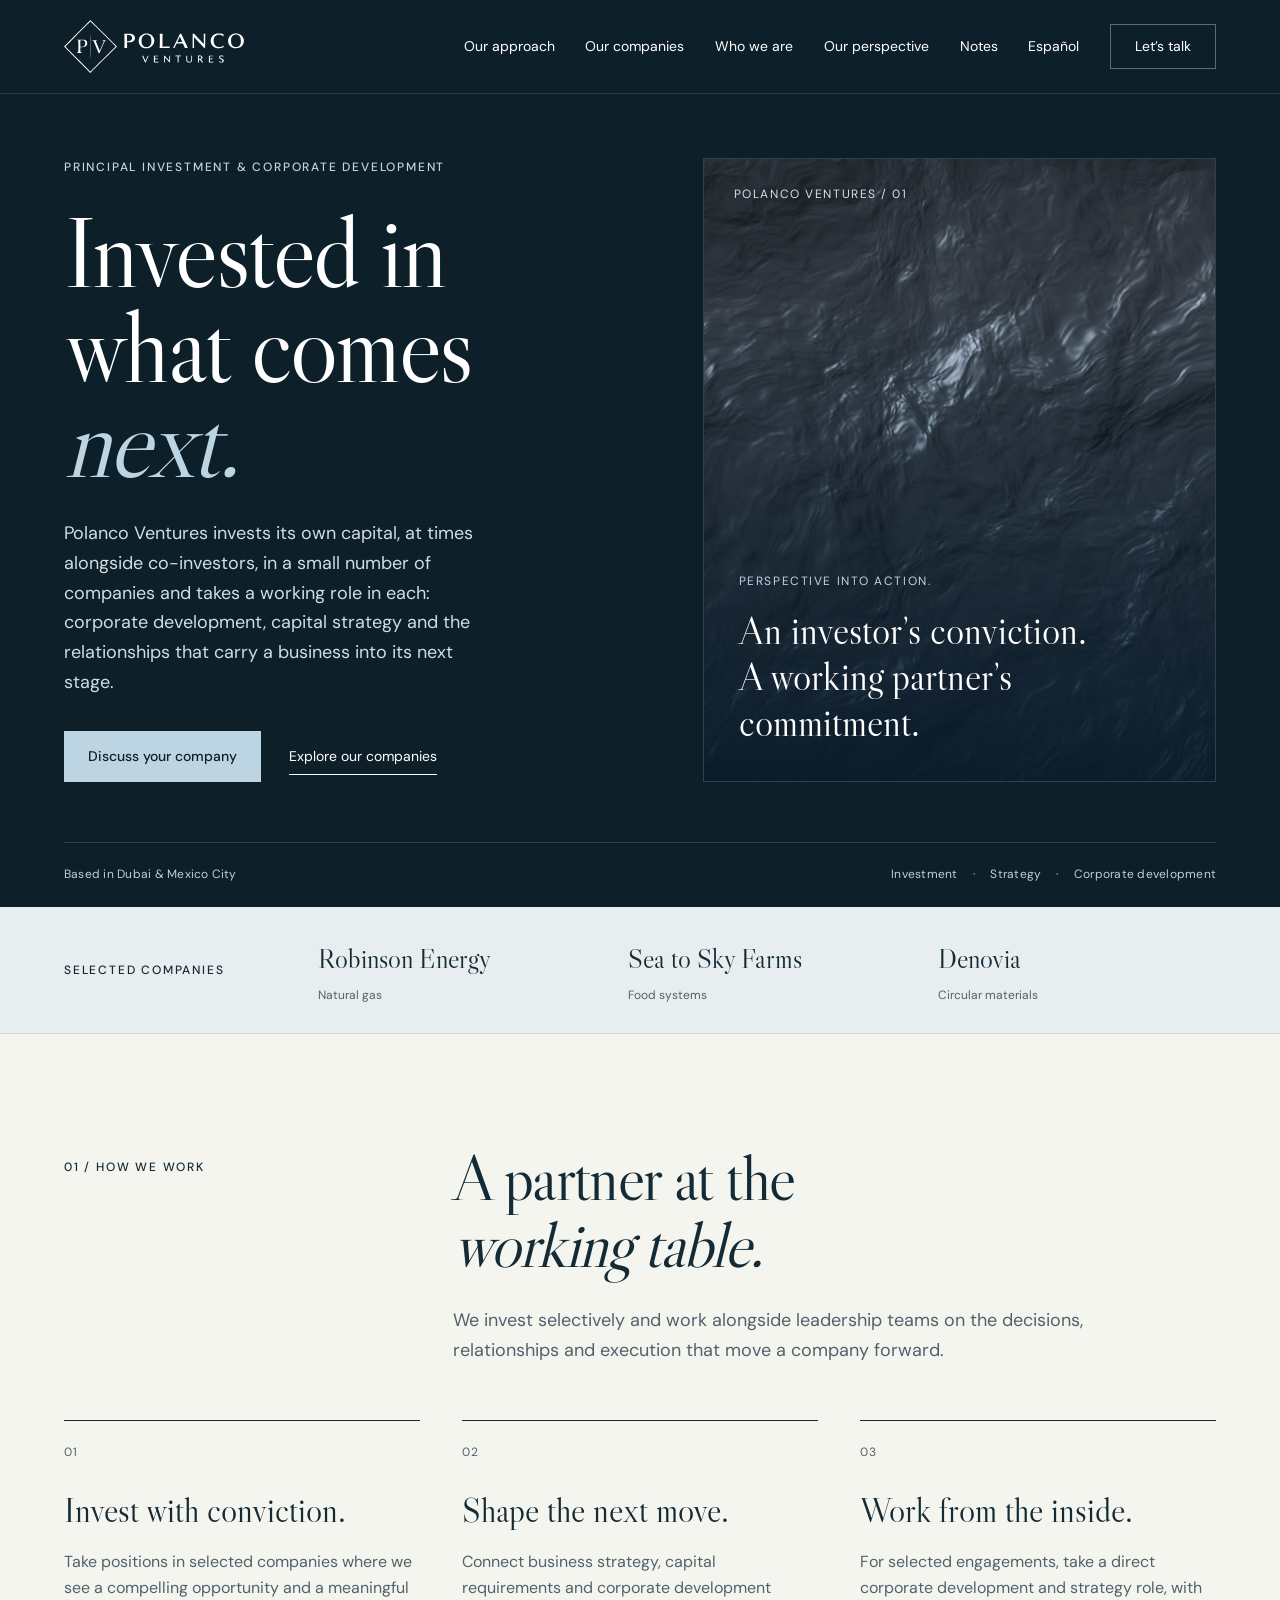
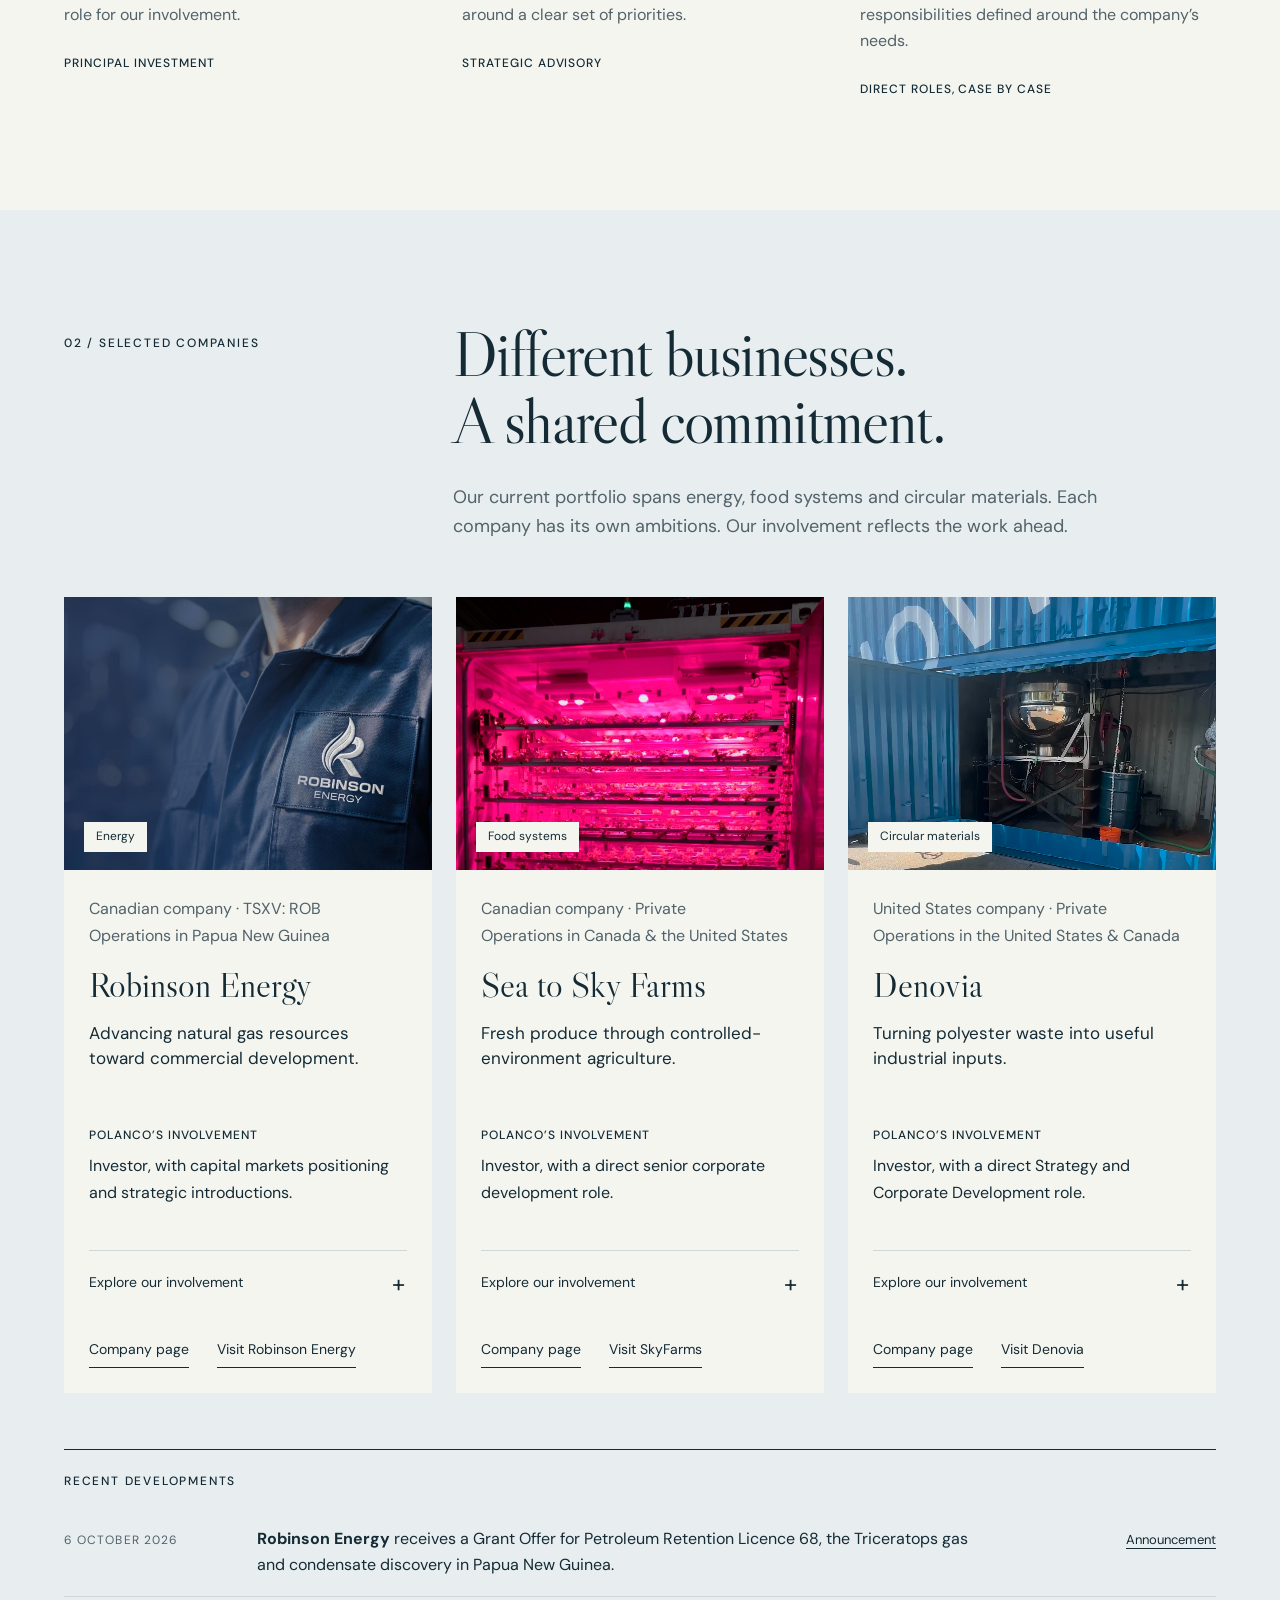
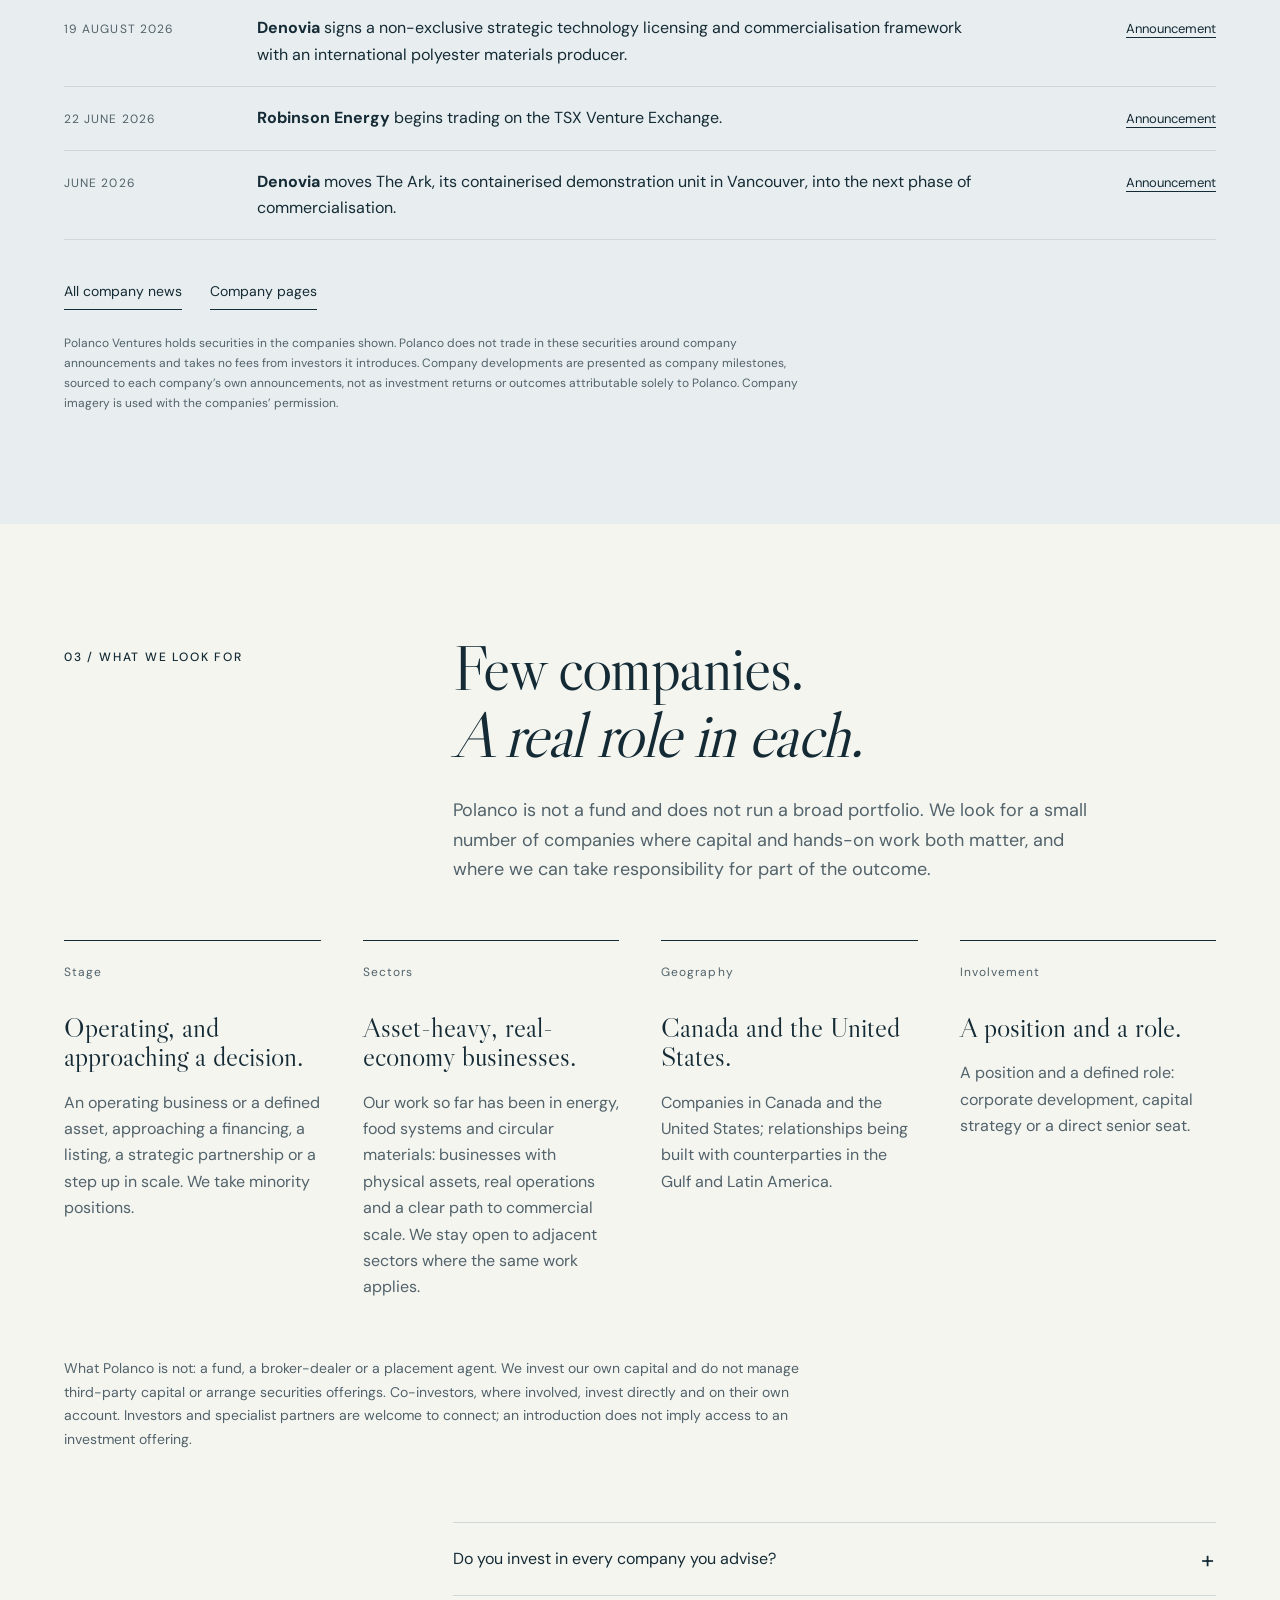
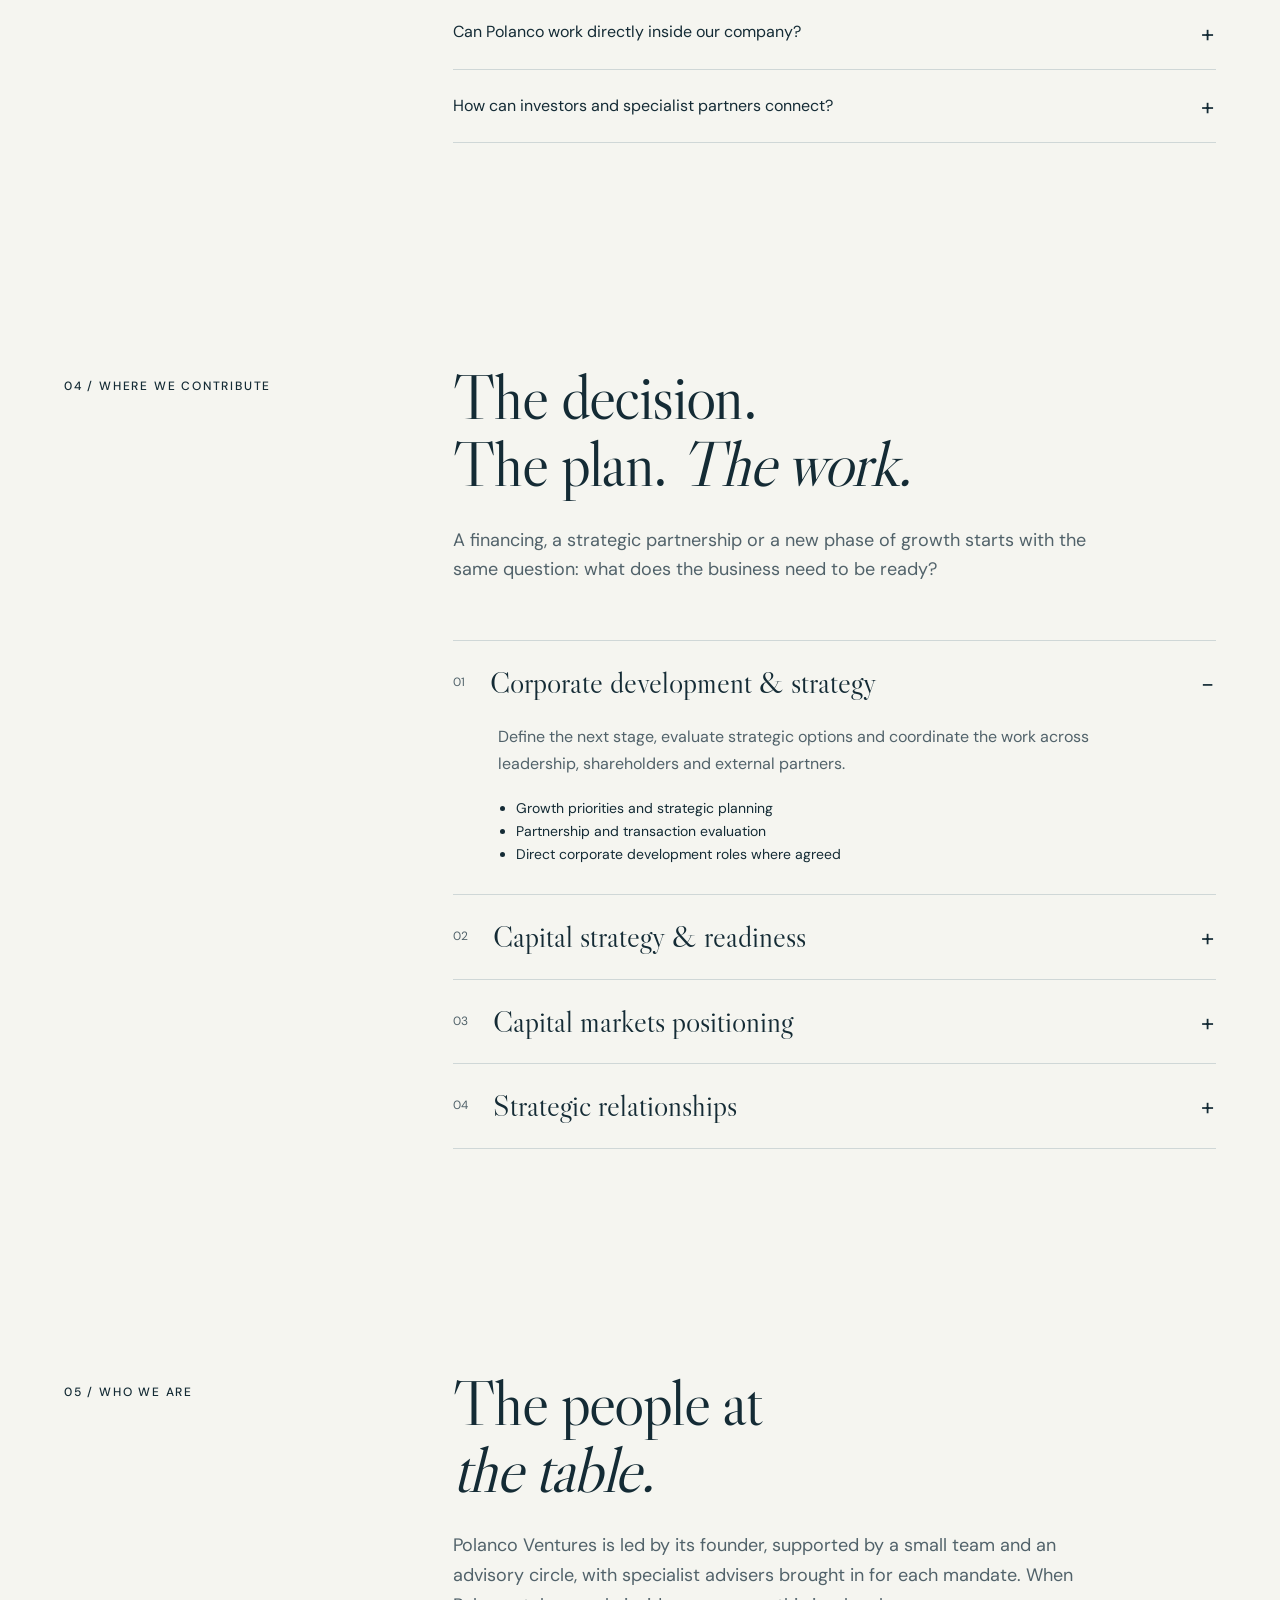
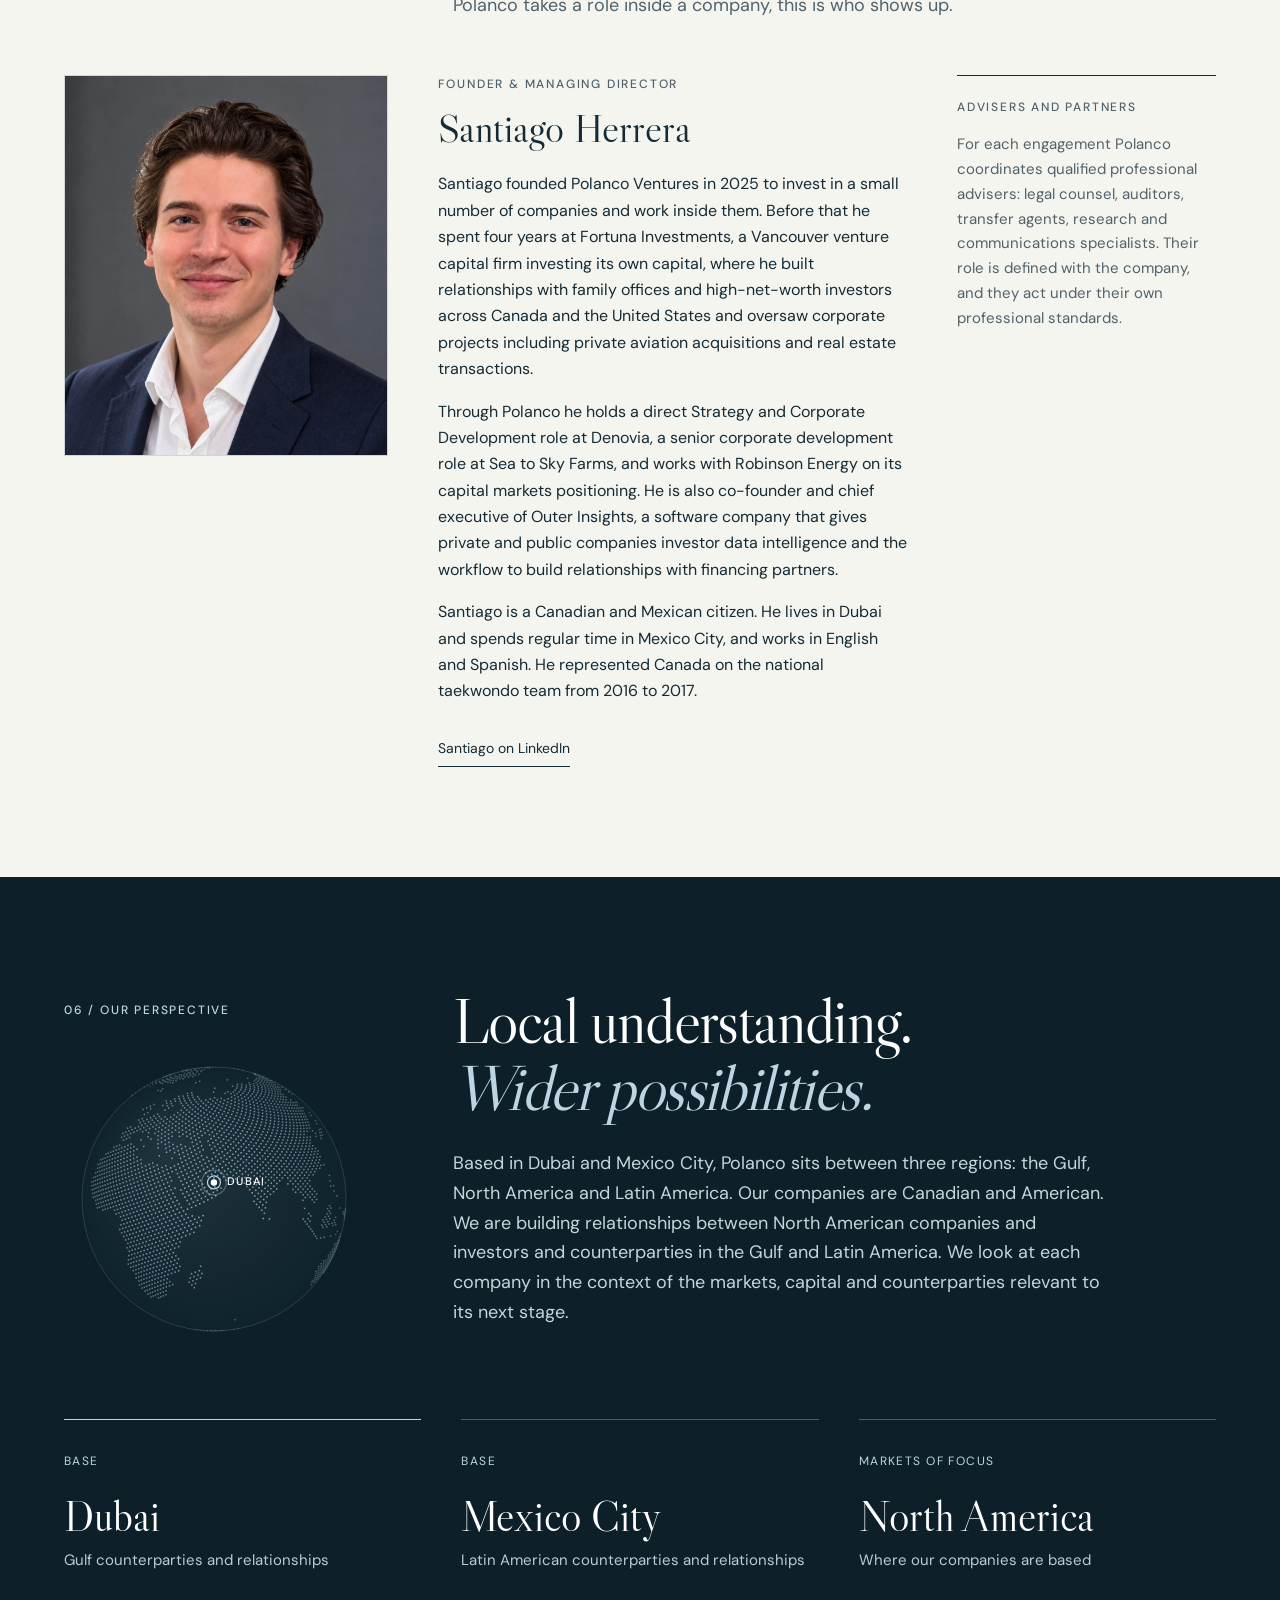
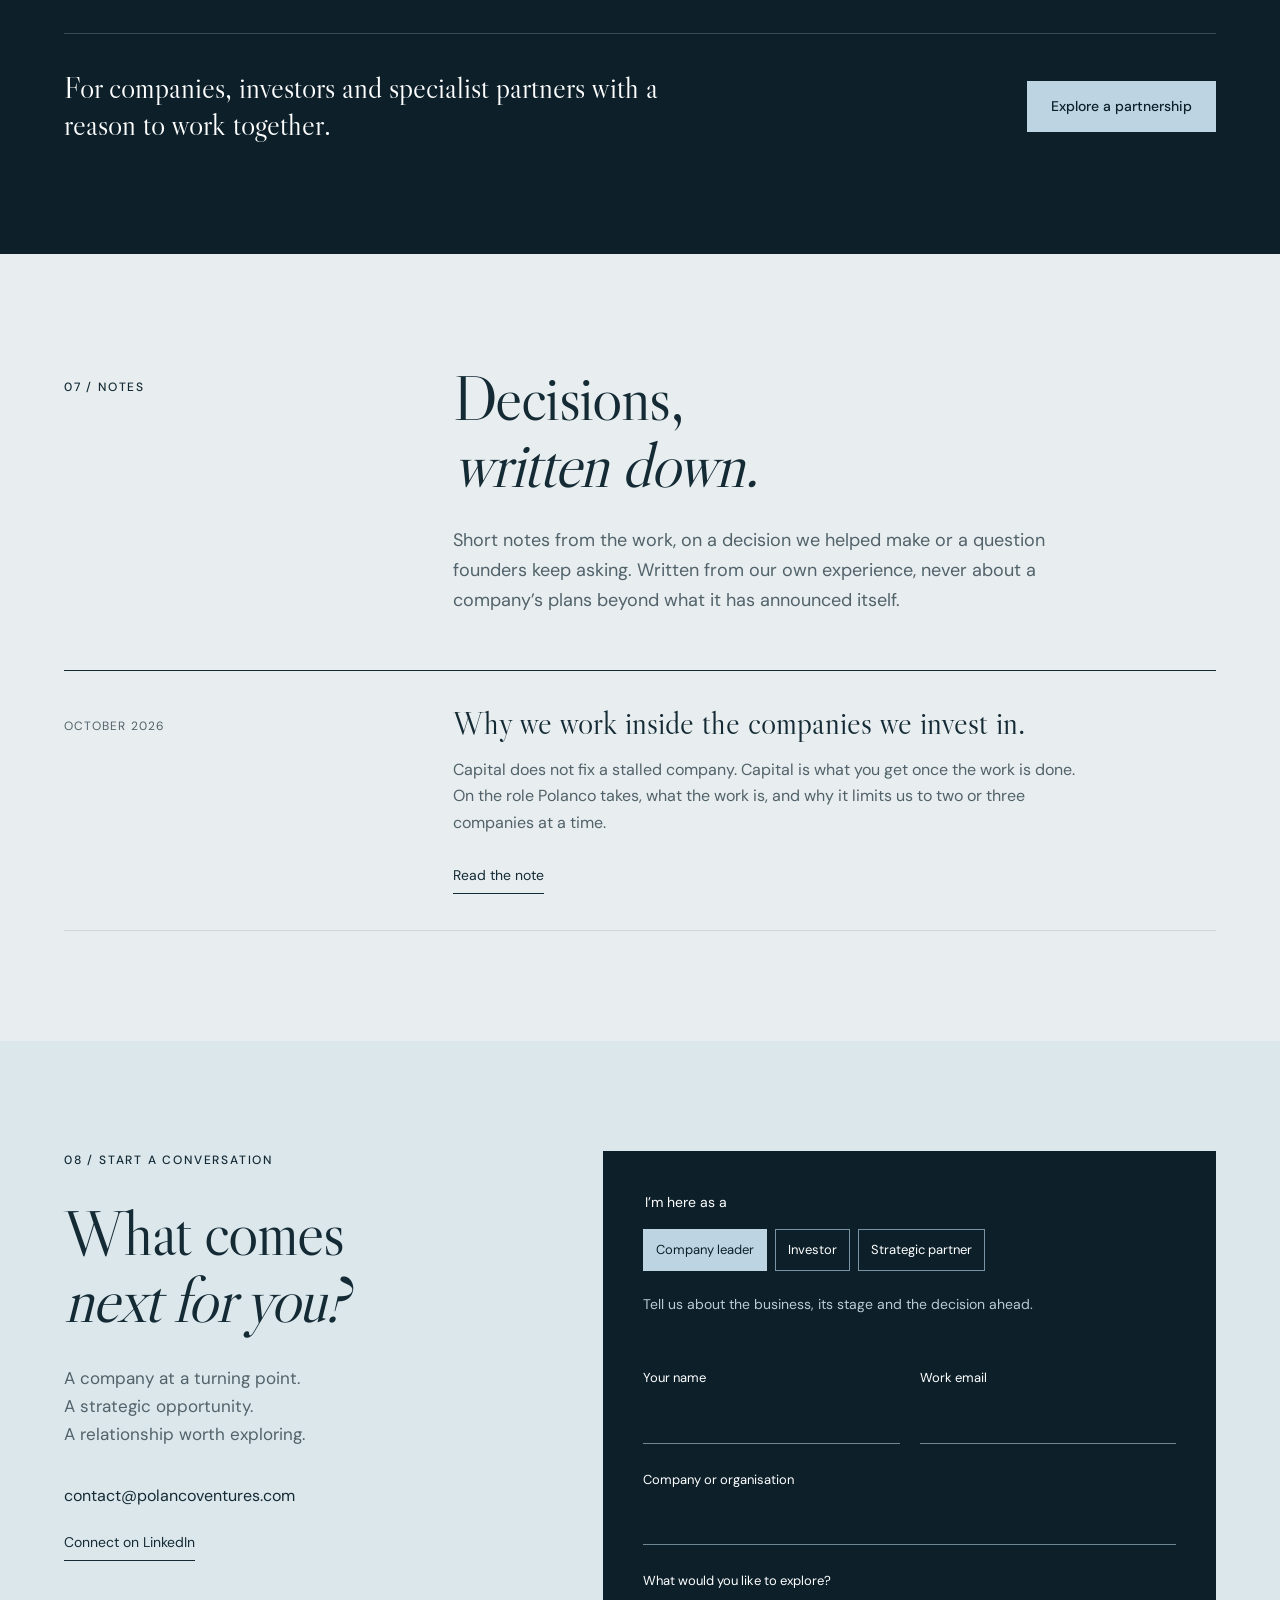
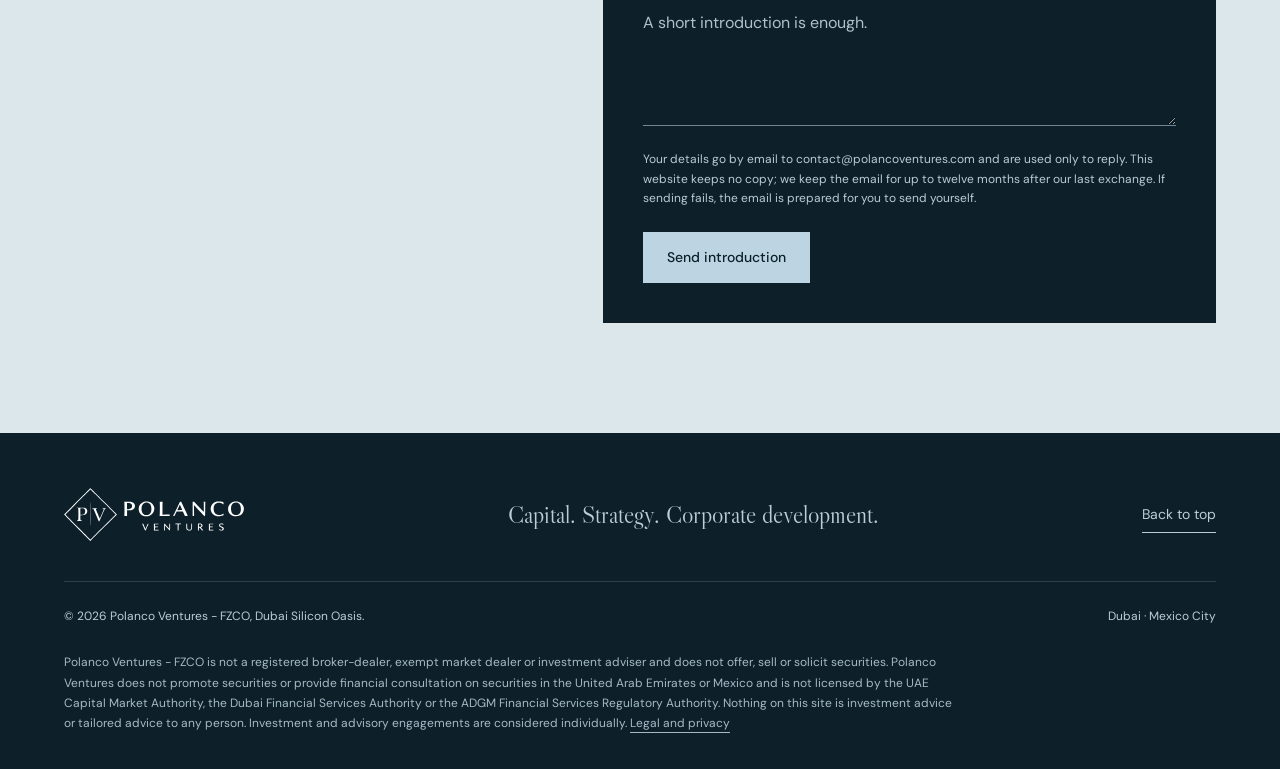
<file: index.html>
<!doctype html>
<html lang="en">
<head>
<meta charset="utf-8"><meta name="viewport" content="width=device-width, initial-scale=1">
<title>Polanco Ventures | Capital, strategy &amp; corporate development</title>
<meta name="description" content="Polanco Ventures invests selectively and works with leadership teams on corporate development, capital markets strategy and their next stage.">
<meta property="og:title" content="Polanco Ventures | Invested in what comes next."><meta property="og:description" content="Principal investment and direct corporate development roles, shaped around the company."><meta property="og:type" content="website"><meta property="og:url" content="https://www.polancoventures.com/"><meta property="og:image" content="https://www.polancoventures.com/assets/og.jpg"><meta name="twitter:card" content="summary_large_image"><meta name="twitter:title" content="Polanco Ventures | Invested in what comes next."><meta name="twitter:description" content="Principal investment and direct corporate development roles, shaped around the company."><meta name="twitter:image" content="https://www.polancoventures.com/assets/og.jpg">
<link rel="icon" href="/favicon.ico" sizes="48x48"><link rel="icon" type="image/svg+xml" href="/assets/favicon.svg"><link rel="icon" type="image/png" sizes="32x32" href="/assets/favicon-32x32.png"><link rel="icon" type="image/png" sizes="192x192" href="/assets/favicon-192x192.png">
<link rel="preload" href="assets/fonts/libre-caslon-display-latin-400-normal.woff2" as="font" type="font/woff2" crossorigin><link rel="preload" href="assets/fonts/dm-sans-latin-wght-normal.woff2" as="font" type="font/woff2" crossorigin>
<link rel="canonical" href="https://www.polancoventures.com/"><link rel="alternate" hreflang="en" href="https://www.polancoventures.com/"><link rel="alternate" hreflang="es" href="https://www.polancoventures.com/es/"><link rel="alternate" hreflang="x-default" href="https://www.polancoventures.com/">
<link rel="apple-touch-icon" href="assets/apple-touch-icon.png">
<link rel="stylesheet" href="style.css?v=20261004b">
<script type="application/ld+json">{"@context":"https://schema.org","@type":"Organization","name":"Polanco Ventures","alternateName":"Polanco","legalName":"Polanco Ventures - FZCO","url":"https://www.polancoventures.com/","logo":"https://www.polancoventures.com/assets/polanco-logo.png","image":"https://www.polancoventures.com/assets/og.jpg","email":"contact@polancoventures.com","foundingDate":"2025-08","description":"Investment corporation based in Dubai and Mexico City. Invests its own capital in a small number of companies, with a working role in each.","address":[{"@type":"PostalAddress","addressLocality":"Dubai Silicon Oasis","addressRegion":"Dubai","addressCountry":"AE"},{"@type":"PostalAddress","addressLocality":"Mexico City","addressCountry":"MX"}],"sameAs":["https://www.linkedin.com/company/polancoventures/","https://www.crunchbase.com/organization/polanco-ventures","https://app.dealroom.co/companies/polanco_ventures"],"founder":{"@type":"Person","name":"Santiago Herrera","jobTitle":"Founder and Managing Director","nationality":[{"@type":"Country","name":"Canada"},{"@type":"Country","name":"Mexico"}],"homeLocation":{"@type":"Place","name":"Dubai"},"knowsLanguage":["en","es"],"sameAs":"https://www.linkedin.com/in/sherrerae/"}}</script>
</head>
<body>
<a class="skip" href="#main">Skip to content</a>
<header class="header"><a class="brand" href="#top" aria-label="Polanco Ventures home"><img src="assets/polanco-logo.svg" width="1400" height="416" alt="Polanco Ventures"></a><button class="menu" aria-controls="navigation" aria-expanded="false">Menu</button><nav id="navigation" aria-label="Main navigation"><a href="#approach">Our approach</a><a href="#companies">Our companies</a><a href="#people">Who we are</a><a href="#network">Our perspective</a><a href="#notes">Notes</a><a href="es/" lang="es" hreflang="es">Español</a><a class="nav-contact" href="#contact">Let’s talk</a></nav></header>
<main id="main">
<section class="hero" id="top">
<div class="hero-copy"><p class="eyebrow">Principal investment &amp; corporate development</p><h1>Invested in<br>what comes<br><em>next.</em></h1><p class="hero-lead">Polanco Ventures invests its own capital, at times alongside co-investors, in a small number of companies and takes a working role in each: corporate development, capital strategy and the relationships that carry a business into its next stage.</p><div class="actions"><a class="button light" href="#contact" data-audience="company">Discuss your company</a><a class="text-link" href="#companies">Explore our companies</a></div></div>
<div class="hero-art"><img src="assets/hero-texture.jpeg" width="1600" height="1000" alt="" fetchpriority="high"><div class="art-caption"><span>Perspective into action.</span><p>An investor’s conviction.<br>A working partner’s commitment.</p></div><span class="art-index">POLANCO VENTURES / 01</span></div>
<div class="hero-foot"><p>Based in Dubai &amp; Mexico City</p><p>Investment <span>·</span> Strategy <span>·</span> Corporate development</p></div>
</section>
<div class="company-strip"><span class="eyebrow">Selected companies</span><a href="#robinson">Robinson Energy <small>Natural gas</small></a><a href="#skyfarms">Sea to Sky Farms <small>Food systems</small></a><a href="#denovia">Denovia <small>Circular materials</small></a></div>
<section class="section approach" id="approach"><div class="section-top"><p class="eyebrow">01 / How we work</p><div><h2>A partner at the<br><em>working table.</em></h2><p class="intro">We invest selectively and work alongside leadership teams on the decisions, relationships and execution that move a company forward.</p></div></div><div class="model-grid"><article><span class="number">01</span><h3>Invest with conviction.</h3><p>Take positions in selected companies where we see a compelling opportunity and a meaningful role for our involvement.</p><span class="model-label">Principal investment</span></article><article><span class="number">02</span><h3>Shape the next move.</h3><p>Connect business strategy, capital requirements and corporate development around a clear set of priorities.</p><span class="model-label">Strategic advisory</span></article><article><span class="number">03</span><h3>Work from the inside.</h3><p>For selected engagements, take a direct corporate development and strategy role, with responsibilities defined around the company’s needs.</p><span class="model-label">Direct roles, case by case</span></article></div></section>
<section class="section companies" id="companies"><div class="section-top"><p class="eyebrow">02 / Selected companies</p><div><h2>Different businesses.<br>A shared commitment.</h2><p class="intro">Our current portfolio spans energy, food systems and circular materials. Each company has its own ambitions. Our involvement reflects the work ahead.</p></div></div>
<div class="portfolio-grid">
<article class="company-card" id="robinson"><div class="company-image"><img src="assets/robinson.jpg" alt="Robinson Energy brand imagery" width="1920" height="1080" loading="lazy" data-drift><span>Energy</span></div><div class="company-body"><p class="company-meta">Canadian company · TSXV: ROB<br>Operations in Papua New Guinea</p><h3>Robinson Energy</h3><p class="company-summary">Advancing natural gas resources toward commercial development.</p><p class="role-label">Polanco’s involvement</p><p>Investor, with capital markets positioning and strategic introductions.</p><details><summary>Explore our involvement</summary><div><p>Robinson is developing natural gas discoveries in Papua New Guinea, with a longer-term pathway toward LNG export. Polanco’s focus is the company’s capital markets narrative and relevant strategic relationships.</p><div class="milestone"><span>Company milestone / 6 October 2026</span><p>Robinson Energy receives a Grant Offer for Petroleum Retention Licence 68, the Triceratops gas and condensate discovery in Papua New Guinea.</p><a href="https://www.newswire.ca/news-releases/robinson-energy-receives-grant-offer-for-prl-68-the-triceratops-gas-and-condensate-discovery-papua-new-guinea-889804785.html" target="_blank" rel="noopener noreferrer">Read issuer announcement</a></div><div class="milestone"><span>Company milestone / 22 June 2026</span><p>Robinson Energy begins trading on the TSX Venture Exchange.</p><a href="https://www.newswire.ca/news-releases/robinson-energy-limited-commences-trading-on-the-tsx-venture-exchange-817737448.html" target="_blank" rel="noopener noreferrer">Read issuer announcement</a></div></div></details><div class="company-links"><a class="text-link company-link" href="companies/robinson-energy/">Company page</a><a class="text-link company-link" href="https://www.robinson-energy.com/" target="_blank" rel="noopener noreferrer">Visit Robinson Energy</a></div></div></article>
<article class="company-card" id="skyfarms"><div class="company-image"><img src="assets/skyfarms-facility.jpg" alt="Growing racks under LED grow lights at a SkyFarms facility" width="1280" height="960" loading="lazy"><video class="company-video" data-loop muted loop playsinline preload="none" poster="assets/skyfarms-facility.jpg" width="1280" height="960" aria-hidden="true"><source src="assets/skyfarms-facility.webm" type='video/webm; codecs="vp9"'><source src="assets/skyfarms-facility.mp4" type='video/mp4; codecs="avc1.640029"'></video><button class="video-toggle" type="button" aria-label="Pause video" hidden><span></span></button><span>Food systems</span></div><div class="company-body"><p class="company-meta">Canadian company · Private<br>Operations in Canada &amp; the United States</p><h3>Sea to Sky Farms</h3><p class="company-summary">Fresh produce through controlled-environment agriculture.</p><p class="role-label">Polanco’s involvement</p><p>Investor, with a direct senior corporate development role.</p><details><summary>Explore our involvement</summary><div><p>Publicly presented as SkyFarms, the business combines controlled-environment growing with distribution. Its product range includes lettuce, basil, arugula and microgreens.</p><p>Our involvement spans strategy and corporate development, working alongside the company on its next stage.</p><a href="https://skyfarms.ca/products" target="_blank" rel="noopener noreferrer">Explore the product range</a></div></details><div class="company-links"><a class="text-link company-link" href="companies/sea-to-sky-farms/">Company page</a><a class="text-link company-link" href="https://skyfarms.ca" target="_blank" rel="noopener noreferrer">Visit SkyFarms</a></div></div></article>
<article class="company-card" id="denovia"><div class="company-image"><img src="assets/denovia-facility.jpg" alt="Denovia processing equipment inside a branded shipping container" width="1080" height="810" loading="lazy"><video class="company-video" data-loop muted loop playsinline preload="none" poster="assets/denovia-facility.jpg" width="1080" height="810" aria-hidden="true"><source src="assets/denovia-facility.webm" type='video/webm; codecs="vp9"'><source src="assets/denovia-facility.mp4" type='video/mp4; codecs="avc1.640029"'></video><button class="video-toggle" type="button" aria-label="Pause video" hidden><span></span></button><span>Circular materials</span></div><div class="company-body"><p class="company-meta">United States company · Private<br>Operations in the United States &amp; Canada</p><h3>Denovia</h3><p class="company-summary">Turning polyester waste into useful industrial inputs.</p><p class="role-label">Polanco’s involvement</p><p>Investor, with a direct Strategy and Corporate Development role.</p><details><summary>Explore our involvement</summary><div><p>Denovia Inc. is a United States company developing a depolymerisation process for polyester waste, including textiles and PET, with pilot operations in Vancouver, Canada.</p><p>Our involvement spans strategy and corporate development as the business advances toward commercialisation.</p><div class="milestone"><span>Company milestone / 19 August 2026</span><p>Denovia signs a non-exclusive strategic technology licensing and commercialisation framework with an international polyester materials producer.</p><a href="https://www.globenewswire.com/news-release/2026/08/19/3348044/0/en/from-millions-to-billions-denovia-signs-strategic-framework-for-global-industrial-scale.html" target="_blank" rel="noopener noreferrer">Read company announcement</a></div><div class="milestone"><span>Company milestone / June 2026</span><p>Denovia moves The Ark, its containerised demonstration unit in Vancouver, into the next phase of commercialisation.</p><a href="https://www.newswire.ca/news-releases/denovia-advances-the-ark-from-launch-to-commercial-scale-up-targeting-the-trillion-dollar-plastic-and-textile-waste-opportunity-898888619.html" target="_blank" rel="noopener noreferrer">Read company announcement</a></div><a href="https://denovialabs.com/" target="_blank" rel="noopener noreferrer">Explore the technology</a></div></details><div class="company-links"><a class="text-link company-link" href="companies/denovia/">Company page</a><a class="text-link company-link" href="https://denovialabs.com/" target="_blank" rel="noopener noreferrer">Visit Denovia</a></div></div></article>
</div><div class="recent"><p class="eyebrow">Recent developments</p><ol><li><time datetime="2026-10-06">6 October 2026</time><p><a href="news/2026-10-06-robinson-energy-prl-68-grant-offer/"><strong>Robinson Energy</strong> receives a Grant Offer for Petroleum Retention Licence 68, the Triceratops gas and condensate discovery in Papua New Guinea.</a></p><a href="https://www.newswire.ca/news-releases/robinson-energy-receives-grant-offer-for-prl-68-the-triceratops-gas-and-condensate-discovery-papua-new-guinea-889804785.html" target="_blank" rel="noopener noreferrer">Announcement</a></li><li><time datetime="2026-08-19">19 August 2026</time><p><a href="news/2026-08-19-denovia-licensing-framework/"><strong>Denovia</strong> signs a non-exclusive strategic technology licensing and commercialisation framework with an international polyester materials producer.</a></p><a href="https://www.globenewswire.com/news-release/2026/08/19/3348044/0/en/from-millions-to-billions-denovia-signs-strategic-framework-for-global-industrial-scale.html" target="_blank" rel="noopener noreferrer">Announcement</a></li><li><time datetime="2026-06-22">22 June 2026</time><p><a href="news/2026-06-22-robinson-energy-tsxv-listing/"><strong>Robinson Energy</strong> begins trading on the TSX Venture Exchange.</a></p><a href="https://www.newswire.ca/news-releases/robinson-energy-limited-commences-trading-on-the-tsx-venture-exchange-817737448.html" target="_blank" rel="noopener noreferrer">Announcement</a></li><li><time datetime="2026-06">June 2026</time><p><a href="news/2026-06-denovia-ark-commercialisation/"><strong>Denovia</strong> moves The Ark, its containerised demonstration unit in Vancouver, into the next phase of commercialisation.</a></p><a href="https://www.newswire.ca/news-releases/denovia-advances-the-ark-from-launch-to-commercial-scale-up-targeting-the-trillion-dollar-plastic-and-textile-waste-opportunity-898888619.html" target="_blank" rel="noopener noreferrer">Announcement</a></li></ol><div class="actions"><a class="text-link" href="news/">All company news</a><a class="text-link" href="companies/">Company pages</a></div></div><p class="portfolio-note">Polanco Ventures holds securities in the companies shown. Polanco does not trade in these securities around company announcements and takes no fees from investors it introduces. Company developments are presented as company milestones, sourced to each company’s own announcements, not as investment returns or outcomes attributable solely to Polanco. Company imagery is used with the companies’ permission.</p></section>
<section class="section criteria" id="criteria"><div class="section-top"><p class="eyebrow">03 / What we look for</p><div><h2>Few companies.<br><em>A real role in each.</em></h2><p class="intro">Polanco is not a fund and does not run a broad portfolio. We look for a small number of companies where capital and hands-on work both matter, and where we can take responsibility for part of the outcome.</p></div></div><div class="criteria-grid"><article><span class="number">Stage</span><h3>Operating, and approaching a decision.</h3><p>An operating business or a defined asset, approaching a financing, a listing, a strategic partnership or a step up in scale. We take minority positions.</p></article><article><span class="number">Sectors</span><h3>Asset-heavy, real-economy businesses.</h3><p>Our work so far has been in energy, food systems and circular materials: businesses with physical assets, real operations and a clear path to commercial scale. We stay open to adjacent sectors where the same work applies.</p></article><article><span class="number">Geography</span><h3>Canada and the United States.</h3><p>Companies in Canada and the United States; relationships being built with counterparties in the Gulf and Latin America.</p></article><article><span class="number">Involvement</span><h3>A position and a role.</h3><p>A position and a defined role: corporate development, capital strategy or a direct senior seat.</p></article></div><p class="criteria-note">What Polanco is not: a fund, a broker-dealer or a placement agent. We invest our own capital and do not manage third-party capital or arrange securities offerings. Co-investors, where involved, invest directly and on their own account. Investors and specialist partners are welcome to connect; an introduction does not imply access to an investment offering.</p><div class="faq"><details><summary>Do you invest in every company you advise?</summary><p>Investment and advisory involvement are considered case by case. Neither is a requirement or a promise of the other. The role follows the opportunity and the agreed mandate.</p></details><details><summary>Can Polanco work directly inside our company?</summary><p>Yes. For selected companies, Polanco takes a direct corporate development and strategy role. Responsibilities and the level of involvement are defined for the engagement.</p></details><details><summary>How can investors and specialist partners connect?</summary><p>Share your focus, relevant experience and the kind of relationship you want to explore. We can then assess where there may be a fit. An introduction does not imply access to an investment offering.</p></details></div></section>
<section class="section mandate"><div class="section-top"><p class="eyebrow">04 / Where we contribute</p><div><h2>The decision.<br>The plan. <em>The work.</em></h2><p class="intro">A financing, a strategic partnership or a new phase of growth starts with the same question: what does the business need to be ready?</p></div></div><div class="capabilities"><details open><summary><span>01</span><h3>Corporate development &amp; strategy</h3></summary><div class="capability-content"><p>Define the next stage, evaluate strategic options and coordinate the work across leadership, shareholders and external partners.</p><ul><li>Growth priorities and strategic planning</li><li>Partnership and transaction evaluation</li><li>Direct corporate development roles where agreed</li></ul></div></details><details><summary><span>02</span><h3>Capital strategy &amp; readiness</h3></summary><div class="capability-content"><p>Connect capital needs to the company’s operating plan and prepare a clear, supportable investment narrative.</p><ul><li>Capital requirements and financing readiness</li><li>Corporate structure and materials coordination</li><li>Coordination with qualified professional advisers</li></ul></div></details><details><summary><span>03</span><h3>Capital markets positioning</h3></summary><div class="capability-content"><p>Help leadership explain the business, its milestones and its next stage to capital markets audiences.</p><ul><li>Public market and listing readiness strategy</li><li>Investor narrative and company positioning</li><li>Specialist adviser selection and coordination</li></ul></div></details><details><summary><span>04</span><h3>Strategic relationships</h3></summary><div class="capability-content"><p>Identify relevant counterparties and prepare the company for purposeful conversations, with context and clear objectives.</p><ul><li>Strategic and commercial counterparties</li><li>Research and communications specialists</li></ul></div></details></div></section>
<section class="section people" id="people"><div class="section-top"><p class="eyebrow">05 / Who we are</p><div><h2>The people at<br><em>the table.</em></h2><p class="intro">Polanco Ventures is led by its founder, supported by a small team and an advisory circle, with specialist advisers brought in for each mandate. When Polanco takes a role inside a company, this is who shows up.</p></div></div><div class="profile"><div class="profile-portrait"><img src="assets/santiago-herrera.jpg" alt="Santiago Herrera, Founder and Managing Director of Polanco Ventures" width="1122" height="1402" loading="lazy"></div><div class="profile-body"><p class="eyebrow">Founder &amp; Managing Director</p><h3>Santiago Herrera</h3><p>Santiago founded Polanco Ventures in 2025 to invest in a small number of companies and work inside them. Before that he spent four years at Fortuna Investments, a Vancouver venture capital firm investing its own capital, where he built relationships with family offices and high-net-worth investors across Canada and the United States and oversaw corporate projects including private aviation acquisitions and real estate transactions.</p><p>Through Polanco he holds a direct Strategy and Corporate Development role at Denovia, a senior corporate development role at Sea to Sky Farms, and works with Robinson Energy on its capital markets positioning. He is also co-founder and chief executive of Outer Insights, a software company that gives private and public companies investor data intelligence and the workflow to build relationships with financing partners.</p><p>Santiago is a Canadian and Mexican citizen. He lives in Dubai and spends regular time in Mexico City, and works in English and Spanish. He represented Canada on the national taekwondo team from 2016 to 2017.</p><div class="actions"><a class="text-link" href="https://www.linkedin.com/in/sherrerae/" target="_blank" rel="noopener noreferrer">Santiago on LinkedIn</a></div></div><aside class="profile-aside"><p class="eyebrow">Advisers and partners</p><p>For each engagement Polanco coordinates qualified professional advisers: legal counsel, auditors, transfer agents, research and communications specialists. Their role is defined with the company, and they act under their own professional standards.</p></aside></div></section>
<section class="section network" id="network"><div class="section-top"><p class="eyebrow">06 / Our perspective</p><div><h2>Local understanding.<br><em>Wider possibilities.</em></h2><p class="intro">Based in Dubai and Mexico City, Polanco sits between three regions: the Gulf, North America and Latin America. Our companies are Canadian and American. We are building relationships between North American companies and investors and counterparties in the Gulf and Latin America. We look at each company in the context of the markets, capital and counterparties relevant to its next stage.</p></div><div class="globe" aria-hidden="true"><canvas></canvas></div></div><div class="region-grid"><div data-region="dubai"><span class="region-type">Base</span><h3>Dubai</h3><p>Gulf counterparties and relationships</p></div><div data-region="mexico"><span class="region-type">Base</span><h3>Mexico City</h3><p>Latin American counterparties and relationships</p></div><div data-region="na"><span class="region-type">Markets of focus</span><h3>North America</h3><p>Where our companies are based</p></div></div><div class="network-bottom"><p>For companies, investors and specialist partners with a reason to work together.</p><a class="button light" href="#contact" data-audience="partner">Explore a partnership</a></div></section>
<section class="section notes" id="notes"><div class="section-top"><p class="eyebrow">07 / Notes</p><div><h2>Decisions,<br><em>written down.</em></h2><!-- Cadence: once three notes are published, restore "One each quarter" to the sentence below. -->
<p class="intro">Short notes from the work, on a decision we helped make or a question founders keep asking. Written from our own experience, never about a company’s plans beyond what it has announced itself.</p></div></div><ol class="note-list"><li><time datetime="2026-10-01">October 2026</time><div><h3><a href="notes/working-inside/">Why we work inside the companies we invest in.</a></h3><p>Capital does not fix a stalled company. Capital is what you get once the work is done. On the role Polanco takes, what the work is, and why it limits us to two or three companies at a time.</p><a class="text-link" href="notes/working-inside/">Read the note</a></div></li></ol></section>
<section class="section contact" id="contact"><div class="contact-intro"><p class="eyebrow">08 / Start a conversation</p><h2>What comes<br><em>next for you?</em></h2><p>A company at a turning point.<br>A strategic opportunity.<br>A relationship worth exploring.</p><a class="email-link" href="mailto:contact@polancoventures.com">contact@polancoventures.com</a><a class="text-link" href="https://www.linkedin.com/company/polancoventures/" target="_blank" rel="noopener noreferrer">Connect on LinkedIn</a></div><div class="contact-panel"><form id="contact-form"><fieldset class="audiences"><legend>I’m here as a</legend><div><label><input type="radio" name="audience" value="company" checked><span>Company leader</span></label><label><input type="radio" name="audience" value="investor"><span>Investor</span></label><label><input type="radio" name="audience" value="partner"><span>Strategic partner</span></label></div></fieldset><p id="audience-help">Tell us about the business, its stage and the decision ahead.</p><div class="form-grid"><label>Your name<input required name="name" autocomplete="name" maxlength="100"></label><label>Work email<input required type="email" name="email" autocomplete="email" maxlength="200"></label><label class="full">Company or organisation<input required name="company" autocomplete="organization" maxlength="150"></label><label class="hp" aria-hidden="true">Website<input type="text" name="website" tabindex="-1" autocomplete="off"></label><input type="hidden" name="t" value=""><label class="full">What would you like to explore?<textarea name="message" required minlength="10" maxlength="3000" rows="4" placeholder="A short introduction is enough."></textarea></label></div><p class="form-note">Your details go by email to contact@polancoventures.com and are used only to reply. This website keeps no copy; we keep the email for up to twelve months after our last exchange. If sending fails, the email is prepared for you to send yourself.</p><button class="button light" type="submit">Send introduction</button></form><div id="email-preview" data-nosnippet hidden tabindex="-1"><p class="eyebrow">Your introduction</p><h3>Ready for your review.</h3><p>Send this to <a href="mailto:contact@polancoventures.com">contact@polancoventures.com</a>.</p><pre id="email-body"></pre><div class="actions"><a class="button light" id="open-email" href="mailto:contact@polancoventures.com">Open email app</a><button class="button outline" id="copy-email" type="button">Copy introduction</button><button class="text-button" id="edit-email" type="button">Edit details</button></div><p id="copy-status" role="status"></p><p id="send-fallback" class="form-note" hidden>We could not send this automatically. Open your email app or copy the introduction to send it yourself.</p><p class="form-note">Nothing has been sent. If an email app does not open, copy the introduction into your preferred email service.</p></div><div id="sent" data-nosnippet hidden tabindex="-1"><p class="eyebrow">Your introduction</p><h3>Sent.</h3><p>Thank you. Your introduction is on its way to contact@polancoventures.com. We reply from that address.</p><div class="actions"><button class="text-button" id="send-another" type="button">Send another</button></div></div></div></div></section>
</main>
<footer class="footer"><div class="footer-top"><a class="brand" href="#top" aria-label="Polanco Ventures home"><img src="assets/polanco-logo.svg" width="1400" height="416" alt="Polanco Ventures" loading="lazy"></a><p>Capital. Strategy. Corporate development.</p><a href="#top" class="text-link">Back to top</a></div><div class="footer-bottom"><p>© 2026 Polanco Ventures - FZCO, Dubai Silicon Oasis.</p><p>Dubai · Mexico City</p></div><!-- Disclaimer wording self-drafted Oct 2026 under the plan's conduct rules; for confirmation by UAE and Mexican counsel, Oct 2027. Do not change without the owner's word. --><p class="disclaimer">Polanco Ventures - FZCO is not a registered broker-dealer, exempt market dealer or investment adviser and does not offer, sell or solicit securities. Polanco Ventures does not promote securities or provide financial consultation on securities in the United Arab Emirates or Mexico and is not licensed by the UAE Capital Market Authority, the Dubai Financial Services Authority or the ADGM Financial Services Regulatory Authority. Nothing on this site is investment advice or tailored advice to any person. Investment and advisory engagements are considered individually. <a href="legal/">Legal and privacy</a></p></footer>
<script src="script.js"></script>
<script src="globe.js"></script>
<script src="media.js"></script>
</body></html>
</file>
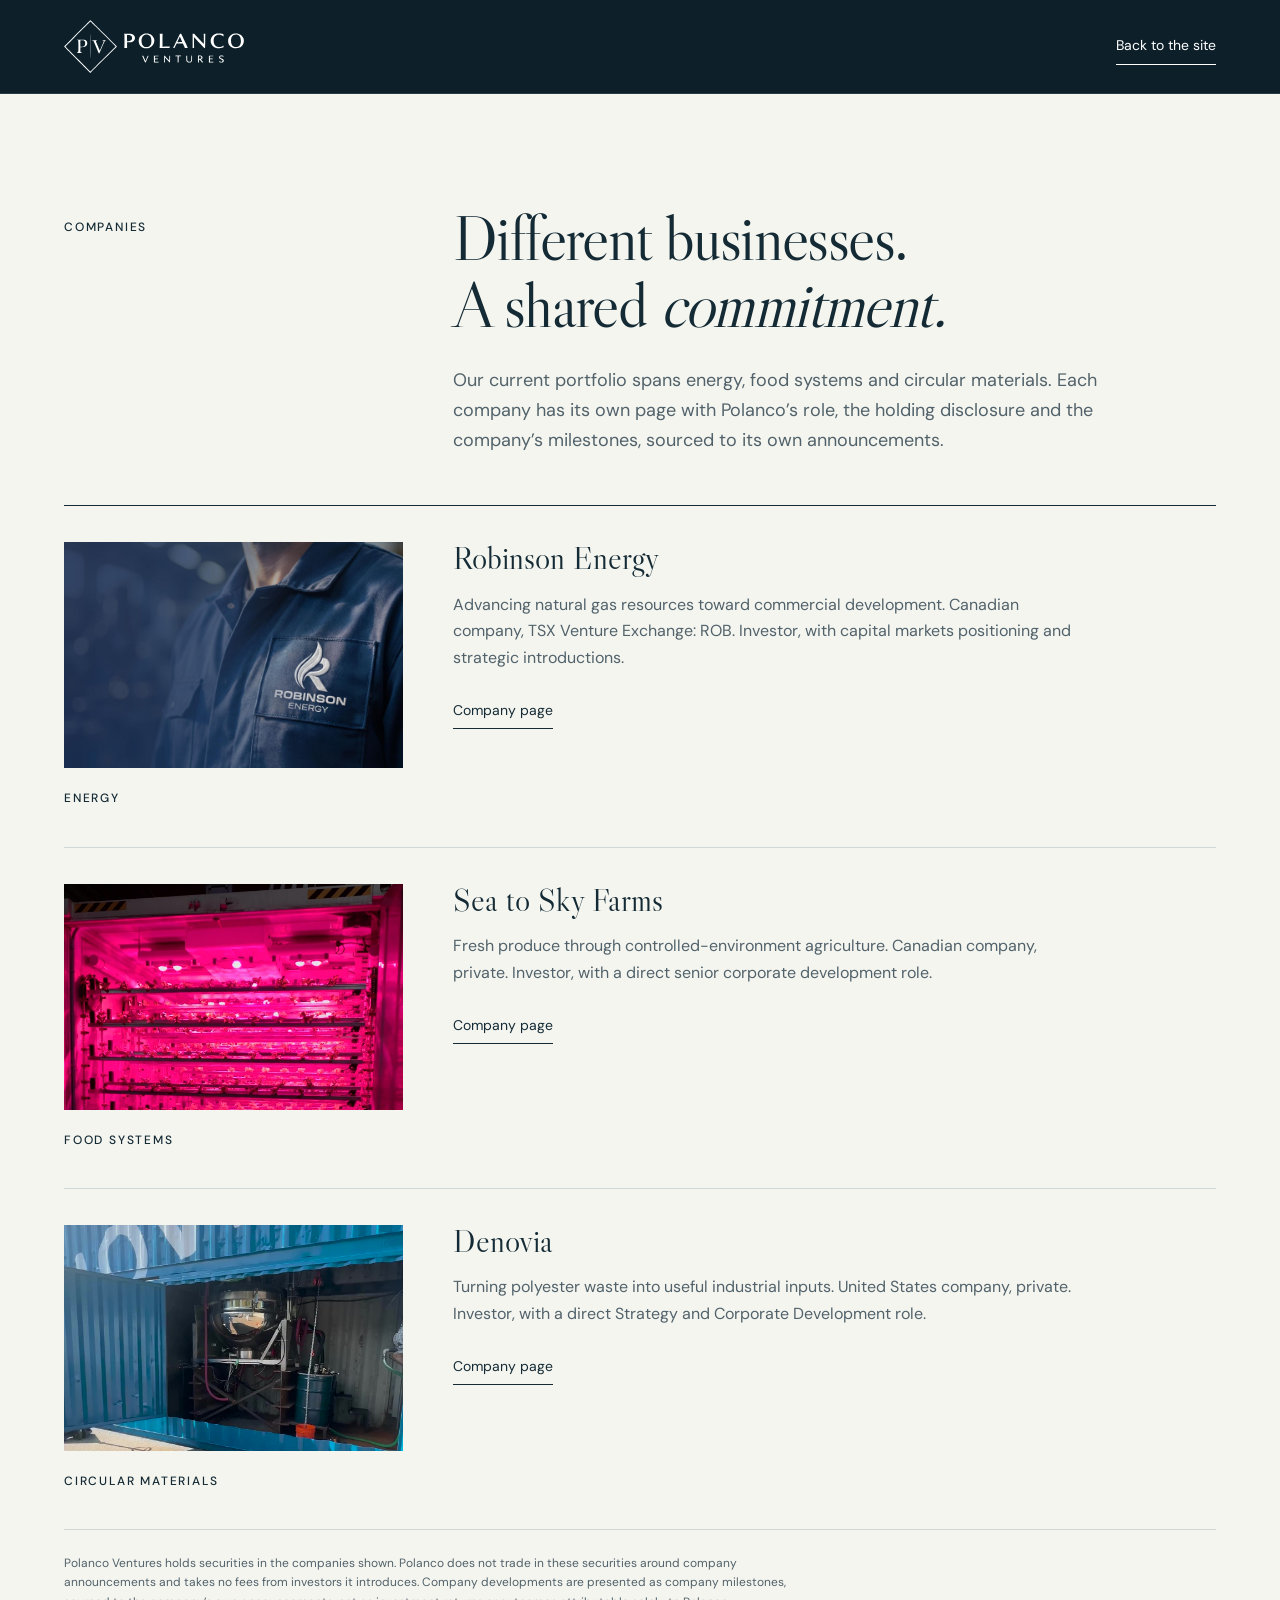
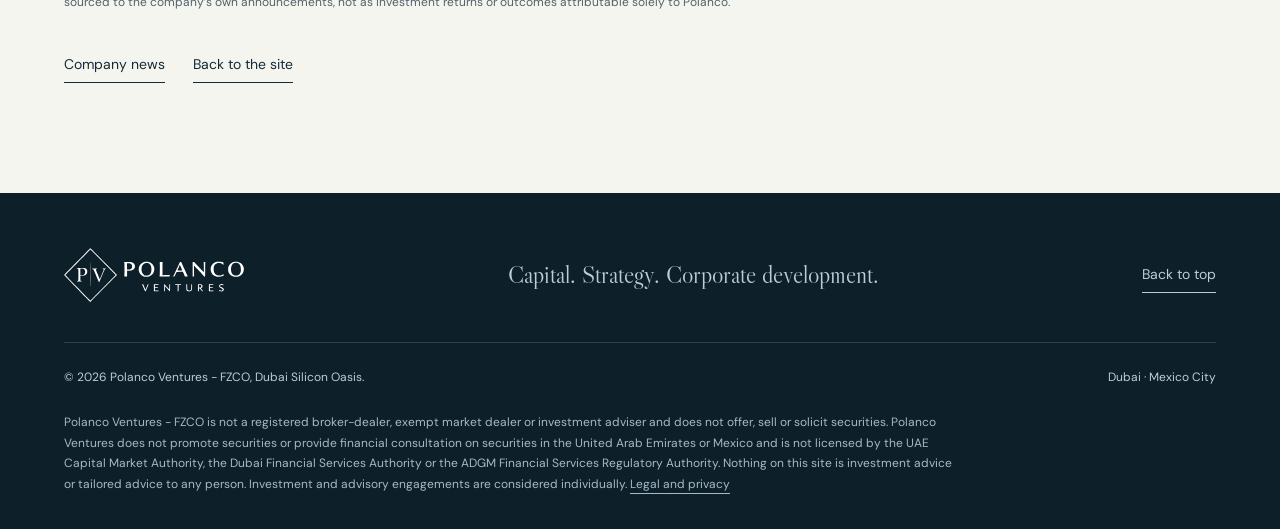
<file: companies/index.html>
<!doctype html>
<html lang="en">
<head>
<meta charset="utf-8">
<meta name="viewport" content="width=device-width, initial-scale=1">
<title>Companies | Polanco Ventures</title>
<meta name="description" content="The companies Polanco Ventures invests in and works inside, with its role in each and the related disclosures.">
<link rel="canonical" href="https://www.polancoventures.com/companies/">
<meta property="og:title" content="Companies"><meta property="og:description" content="The companies Polanco Ventures invests in and works inside, with its role in each and the related disclosures."><meta property="og:type" content="website"><meta property="og:url" content="https://www.polancoventures.com/companies/"><meta property="og:image" content="https://www.polancoventures.com/assets/og.jpg"><meta name="twitter:card" content="summary_large_image"><meta name="twitter:title" content="Companies"><meta name="twitter:description" content="The companies Polanco Ventures invests in and works inside, with its role in each and the related disclosures."><meta name="twitter:image" content="https://www.polancoventures.com/assets/og.jpg">
<link rel="icon" href="/favicon.ico" sizes="48x48"><link rel="icon" type="image/svg+xml" href="/assets/favicon.svg"><link rel="icon" type="image/png" sizes="32x32" href="/assets/favicon-32x32.png"><link rel="icon" type="image/png" sizes="192x192" href="/assets/favicon-192x192.png">
<link rel="apple-touch-icon" href="../assets/apple-touch-icon.png">
<link rel="preload" href="../assets/fonts/libre-caslon-display-latin-400-normal.woff2" as="font" type="font/woff2" crossorigin>
<link rel="preload" href="../assets/fonts/dm-sans-latin-wght-normal.woff2" as="font" type="font/woff2" crossorigin>
<link rel="stylesheet" href="../style.css?v=20261002d">
<script type="application/ld+json">{"@context":"https://schema.org","@type":"CollectionPage","name":"Companies | Polanco Ventures","url":"https://www.polancoventures.com/companies/","description":"The companies Polanco Ventures invests in and works inside, with its role in each and the related disclosures.","hasPart":[{"@type":"WebPage","name":"Robinson Energy","url":"https://www.polancoventures.com/companies/robinson-energy/"},{"@type":"WebPage","name":"Sea to Sky Farms","url":"https://www.polancoventures.com/companies/sea-to-sky-farms/"},{"@type":"WebPage","name":"Denovia","url":"https://www.polancoventures.com/companies/denovia/"}],"publisher":{"@type":"Organization","name":"Polanco Ventures","url":"https://www.polancoventures.com/"}}</script>
</head>
<body>
<a class="skip" href="#main">Skip to content</a>
<header class="header">
<a class="brand" href="../" aria-label="Polanco Ventures home"><img src="../assets/polanco-logo.svg" width="1400" height="416" alt="Polanco Ventures"></a>
<a class="text-link" href="../">Back to the site</a>
</header>
<main id="main">
<section class="section company-index">
<div class="section-top">
<p class="eyebrow">Companies</p>
<div>
<h1 class="page-title">Different businesses.<br>A shared <em>commitment.</em></h1>
<p class="intro">Our current portfolio spans energy, food systems and circular materials. Each company has its own page with Polanco’s role, the holding disclosure and the company’s milestones, sourced to its own announcements.</p>
</div>
</div>
<ol class="note-list">
<li>
<div class="company-thumb"><a href="robinson-energy/" tabindex="-1" aria-hidden="true"><img src="../assets/robinson.jpg" alt="" width="1920" height="1080" loading="lazy"></a><span class="eyebrow">Energy</span></div>
<div>
<h3><a href="robinson-energy/">Robinson Energy</a></h3>
<p>Advancing natural gas resources toward commercial development. Canadian company, TSX Venture Exchange: ROB. Investor, with capital markets positioning and strategic introductions.</p>
<a class="text-link" href="robinson-energy/">Company page</a>
</div>
</li>
<li>
<div class="company-thumb"><a href="sea-to-sky-farms/" tabindex="-1" aria-hidden="true"><img src="../assets/skyfarms-facility.jpg" alt="" width="1280" height="960" loading="lazy"></a><span class="eyebrow">Food systems</span></div>
<div>
<h3><a href="sea-to-sky-farms/">Sea to Sky Farms</a></h3>
<p>Fresh produce through controlled-environment agriculture. Canadian company, private. Investor, with a direct senior corporate development role.</p>
<a class="text-link" href="sea-to-sky-farms/">Company page</a>
</div>
</li>
<li>
<div class="company-thumb"><a href="denovia/" tabindex="-1" aria-hidden="true"><img src="../assets/denovia-facility.jpg" alt="" width="1080" height="810" loading="lazy"></a><span class="eyebrow">Circular materials</span></div>
<div>
<h3><a href="denovia/">Denovia</a></h3>
<p>Turning polyester waste into useful industrial inputs. United States company, private. Investor, with a direct Strategy and Corporate Development role.</p>
<a class="text-link" href="denovia/">Company page</a>
</div>
</li>
</ol>
<p class="portfolio-note">Polanco Ventures holds securities in the companies shown. Polanco does not trade in these securities around company announcements and takes no fees from investors it introduces. Company developments are presented as company milestones, sourced to the company’s own announcements, not as investment returns or outcomes attributable solely to Polanco.</p>
<div class="actions"><a class="text-link" href="../news/">Company news</a><a class="text-link" href="../#companies">Back to the site</a></div>
</section>
</main>
<footer class="footer">
<div class="footer-top">
<a class="brand" href="../" aria-label="Polanco Ventures home"><img src="../assets/polanco-logo.svg" width="1400" height="416" alt="Polanco Ventures" loading="lazy"></a>
<p>Capital. Strategy. Corporate development.</p>
<a href="#main" class="text-link">Back to top</a>
</div>
<div class="footer-bottom">
<p>© 2026 Polanco Ventures - FZCO, Dubai Silicon Oasis.</p>
<p>Dubai · Mexico City</p>
</div>
<!-- Disclaimer wording self-drafted Oct 2026 under the plan's conduct rules; for confirmation by UAE and Mexican counsel, Oct 2027. Do not change without the owner's word. --><p class="disclaimer">Polanco Ventures - FZCO is not a registered broker-dealer, exempt market dealer or investment adviser and does not offer, sell or solicit securities. Polanco Ventures does not promote securities or provide financial consultation on securities in the United Arab Emirates or Mexico and is not licensed by the UAE Capital Market Authority, the Dubai Financial Services Authority or the ADGM Financial Services Regulatory Authority. Nothing on this site is investment advice or tailored advice to any person. Investment and advisory engagements are considered individually. <a href="../legal/">Legal and privacy</a></p>
</footer>
</body>
</html>
</file>
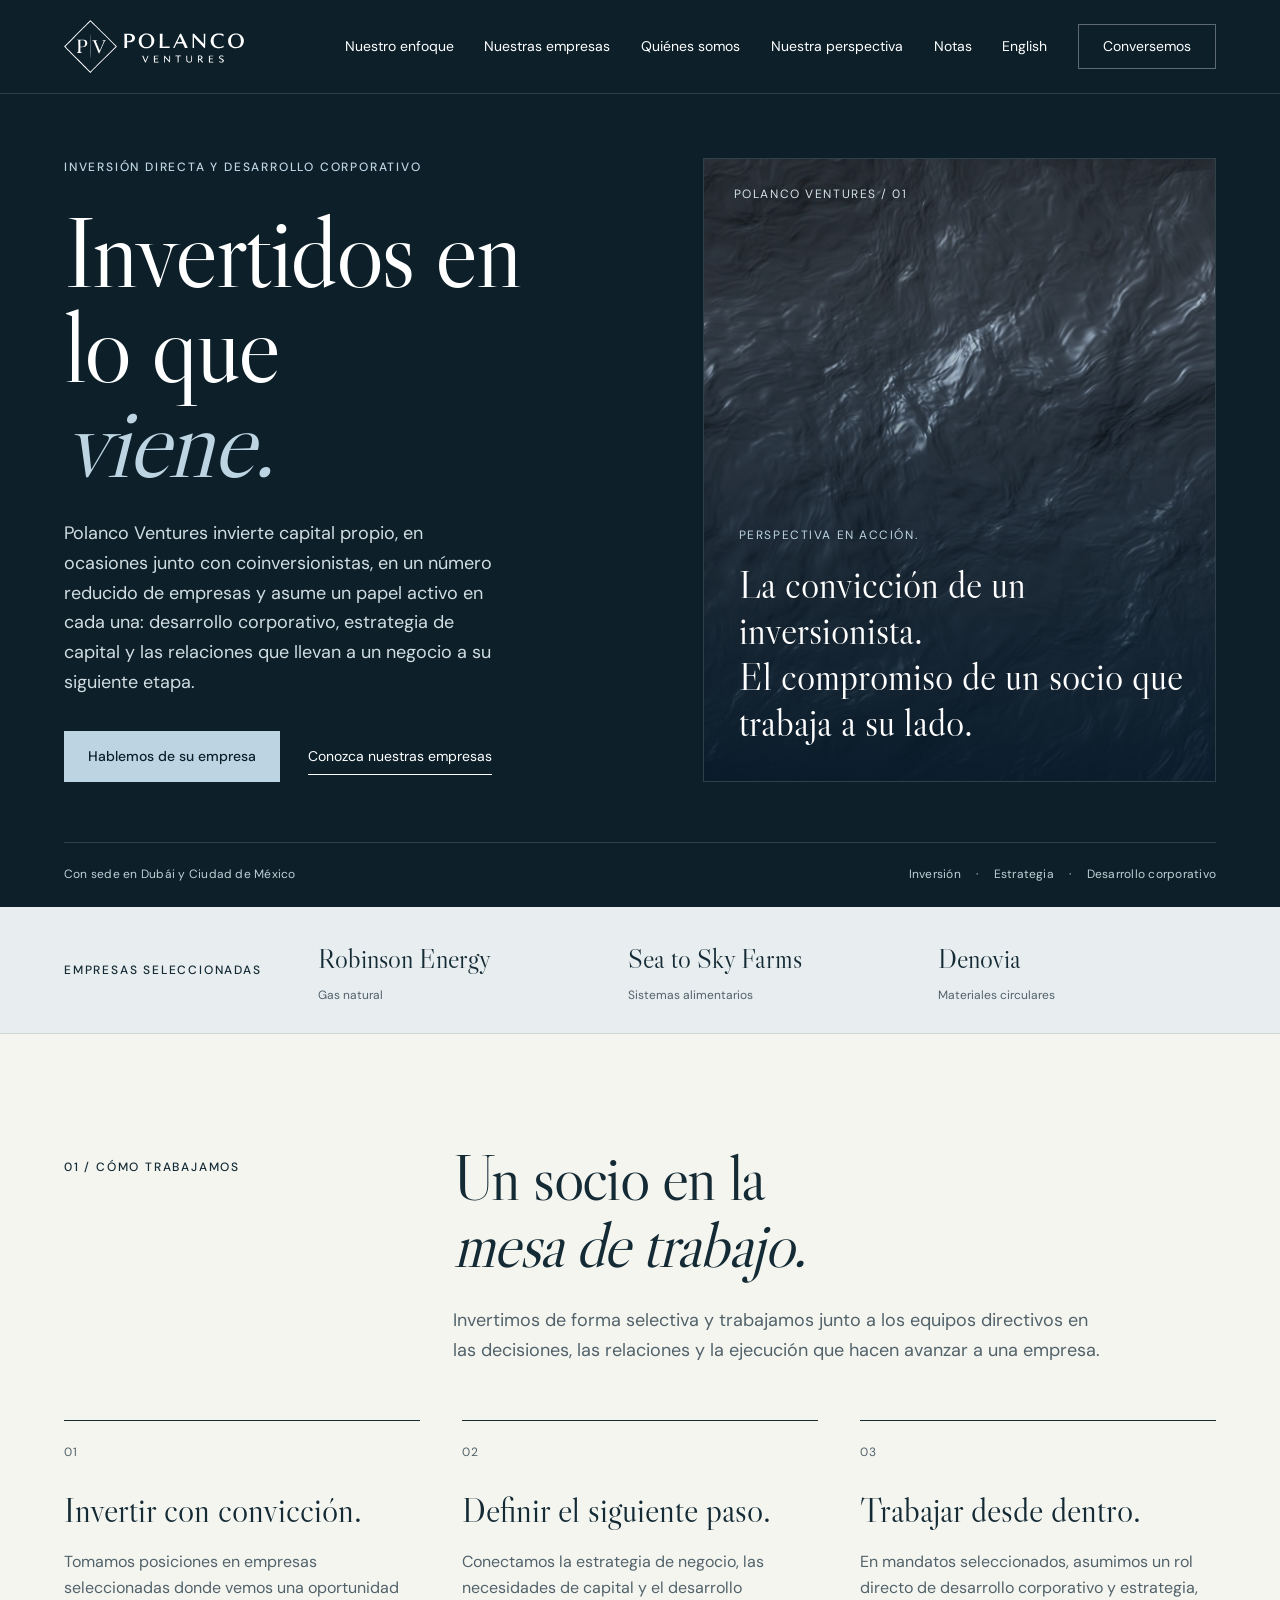
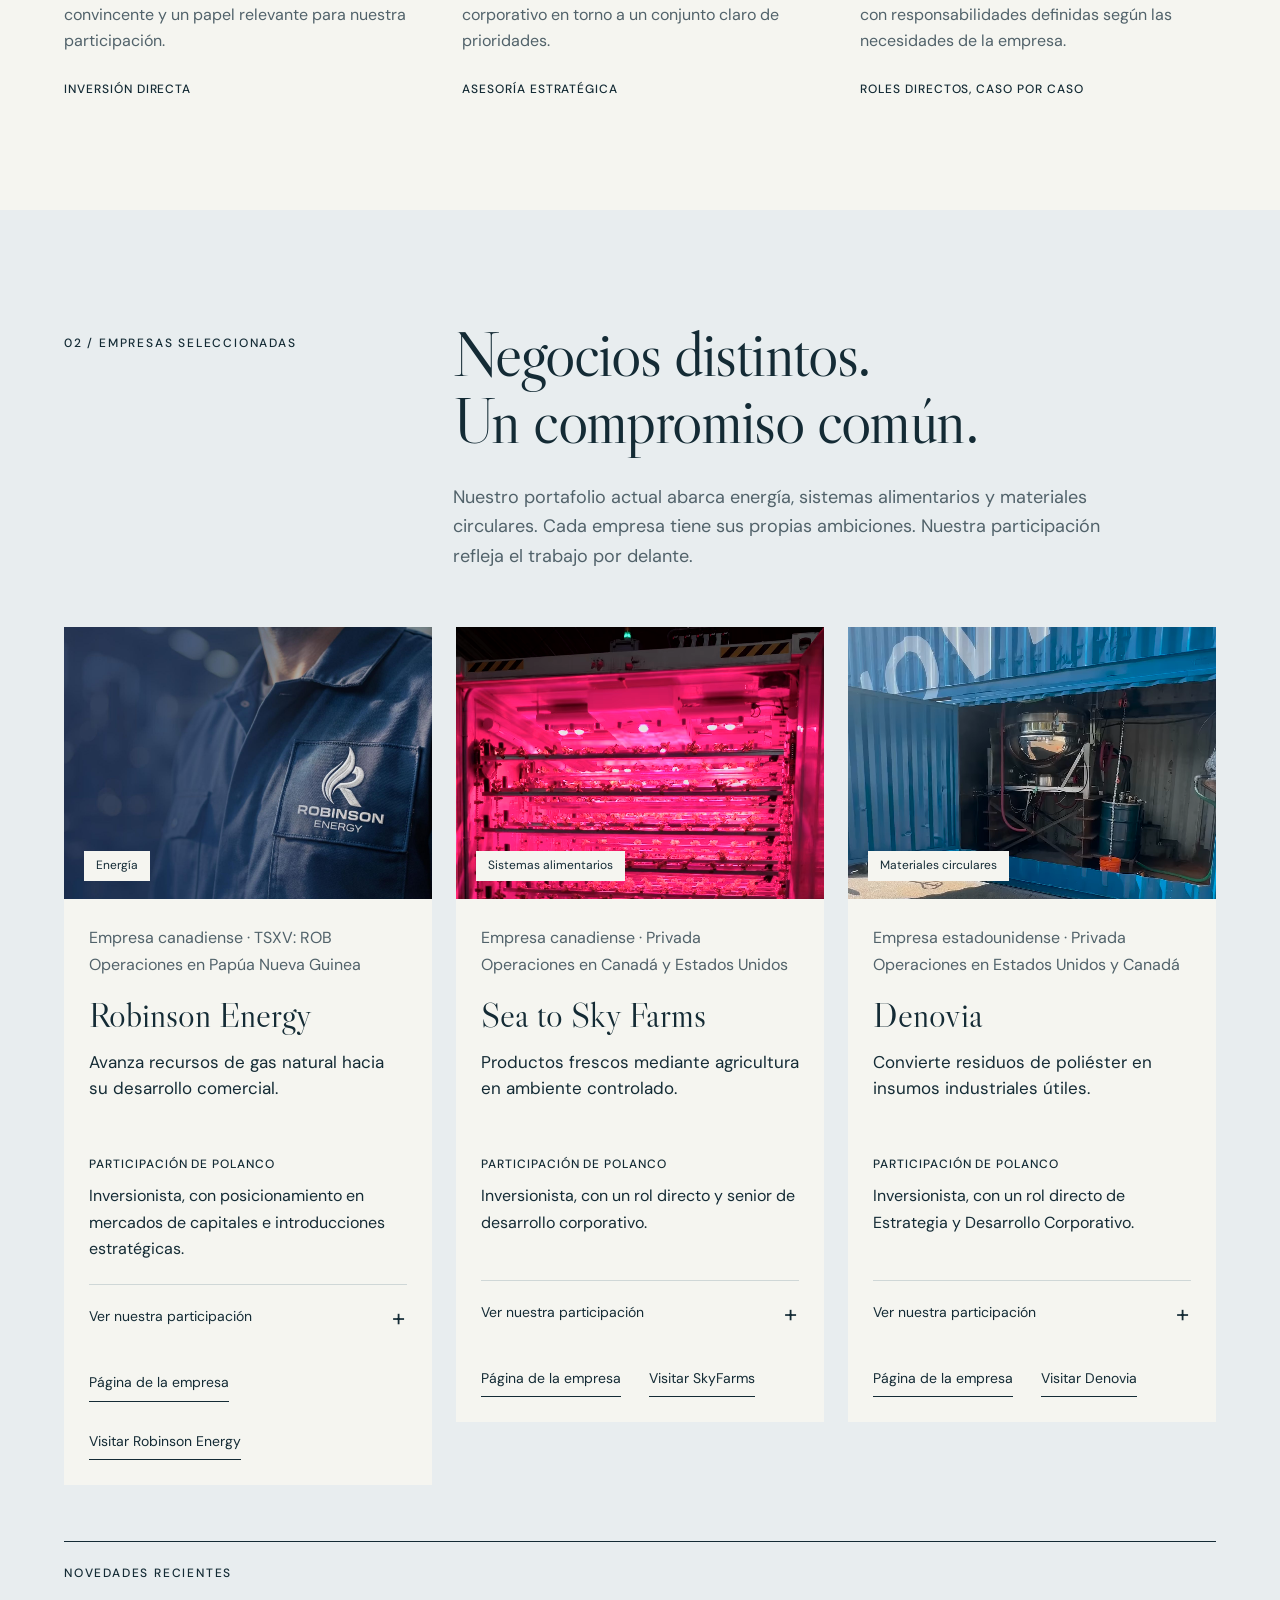
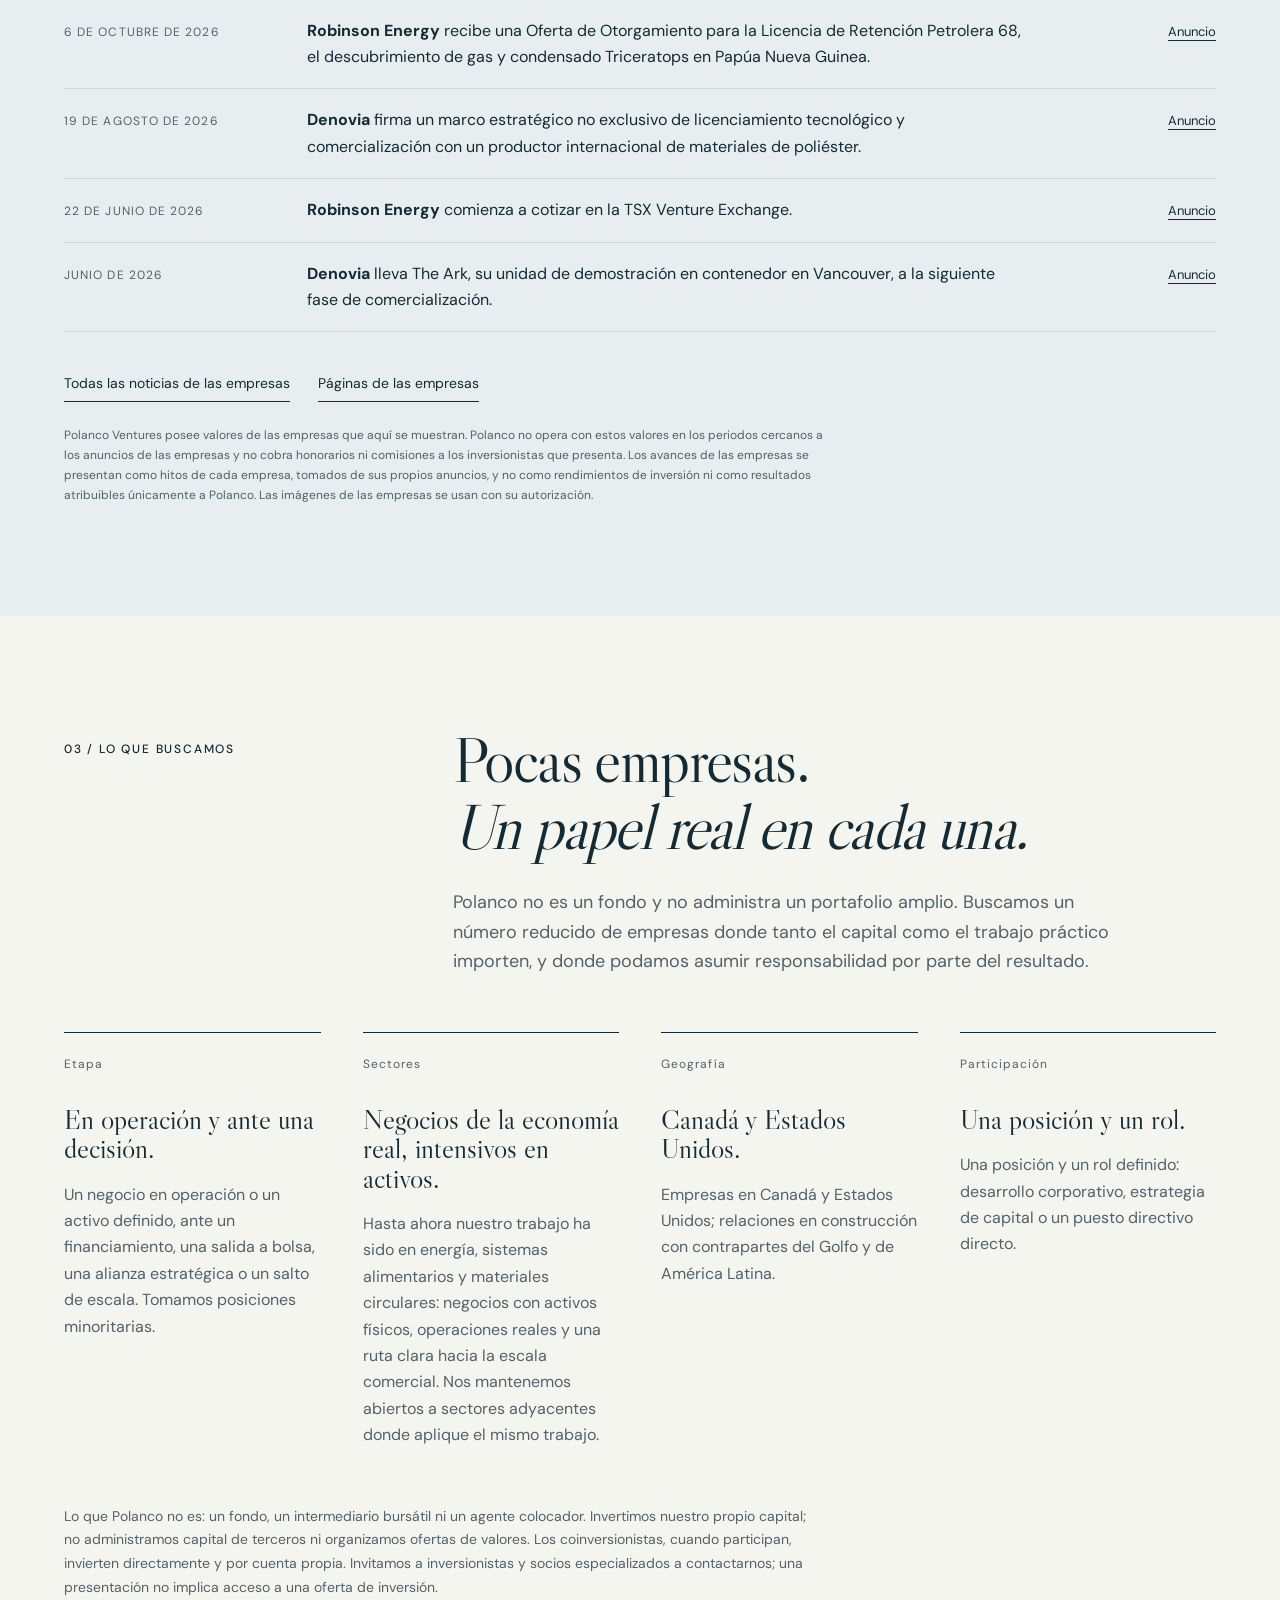
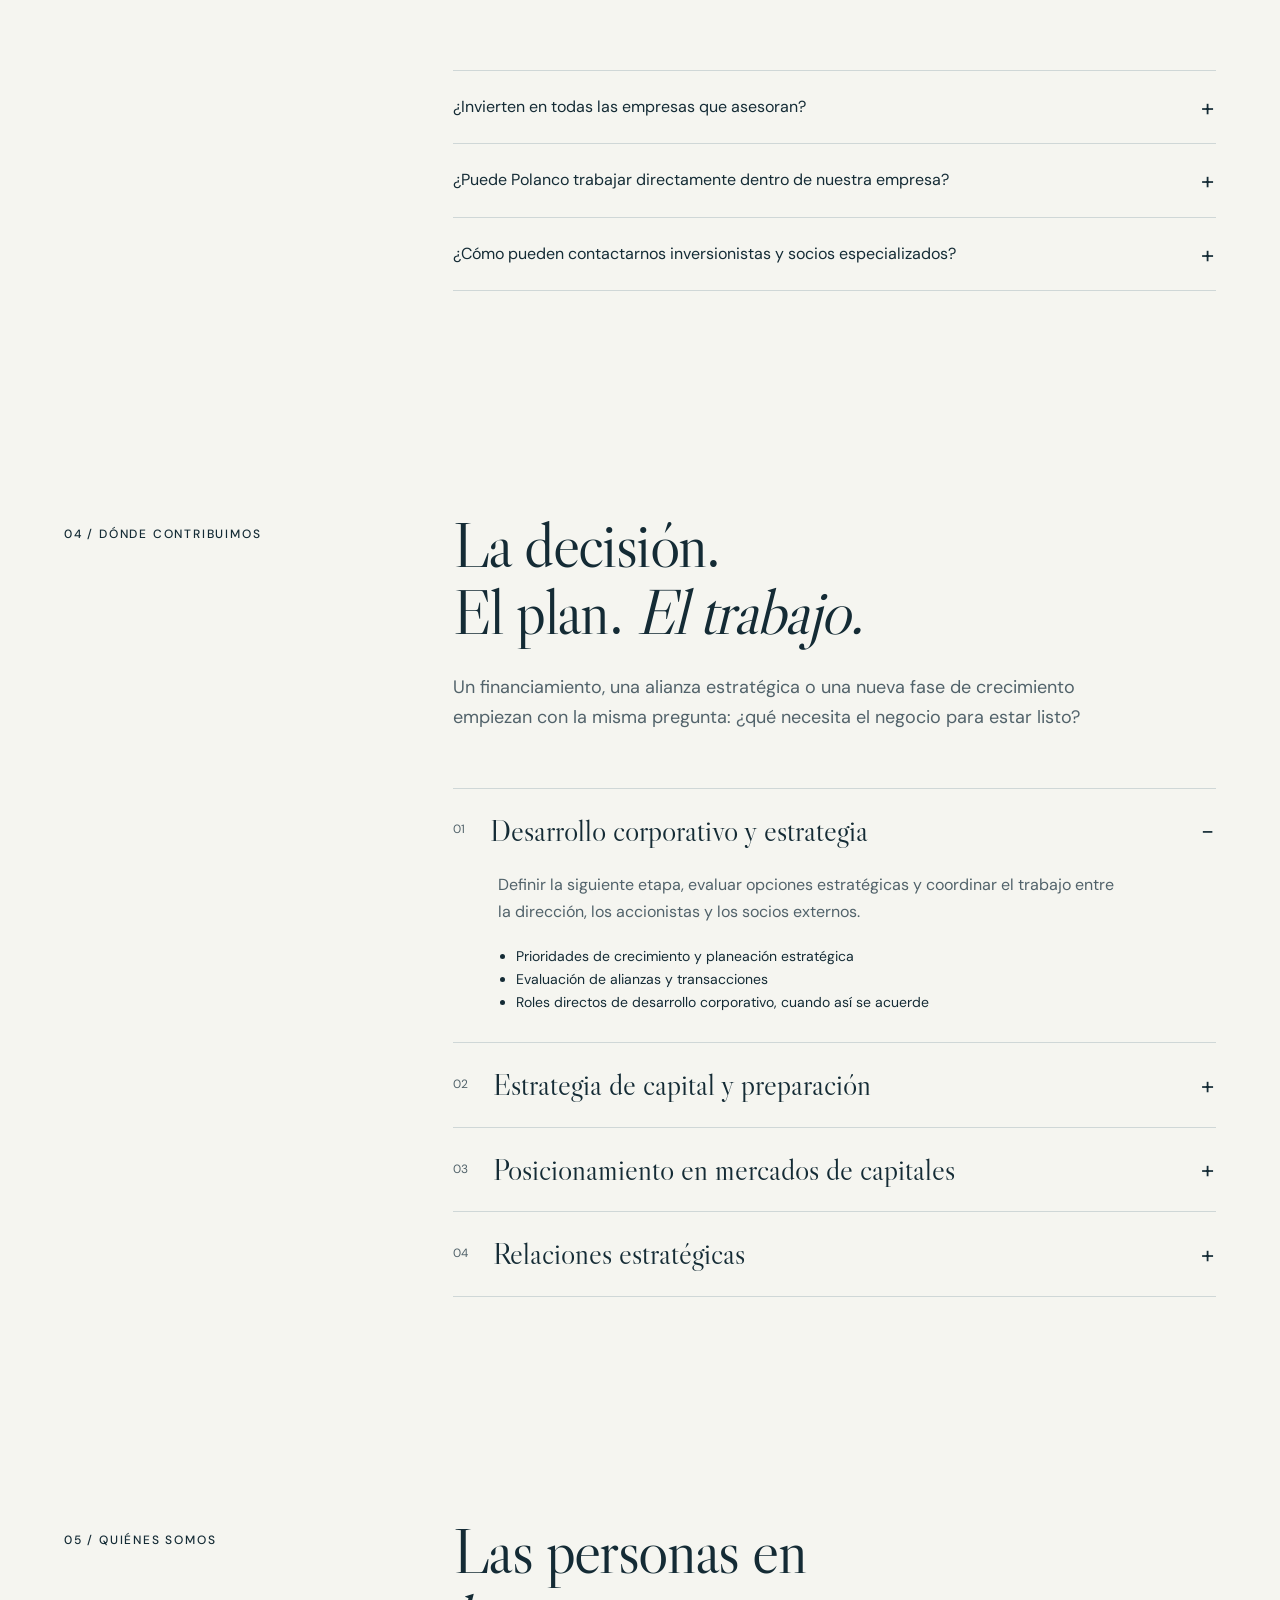
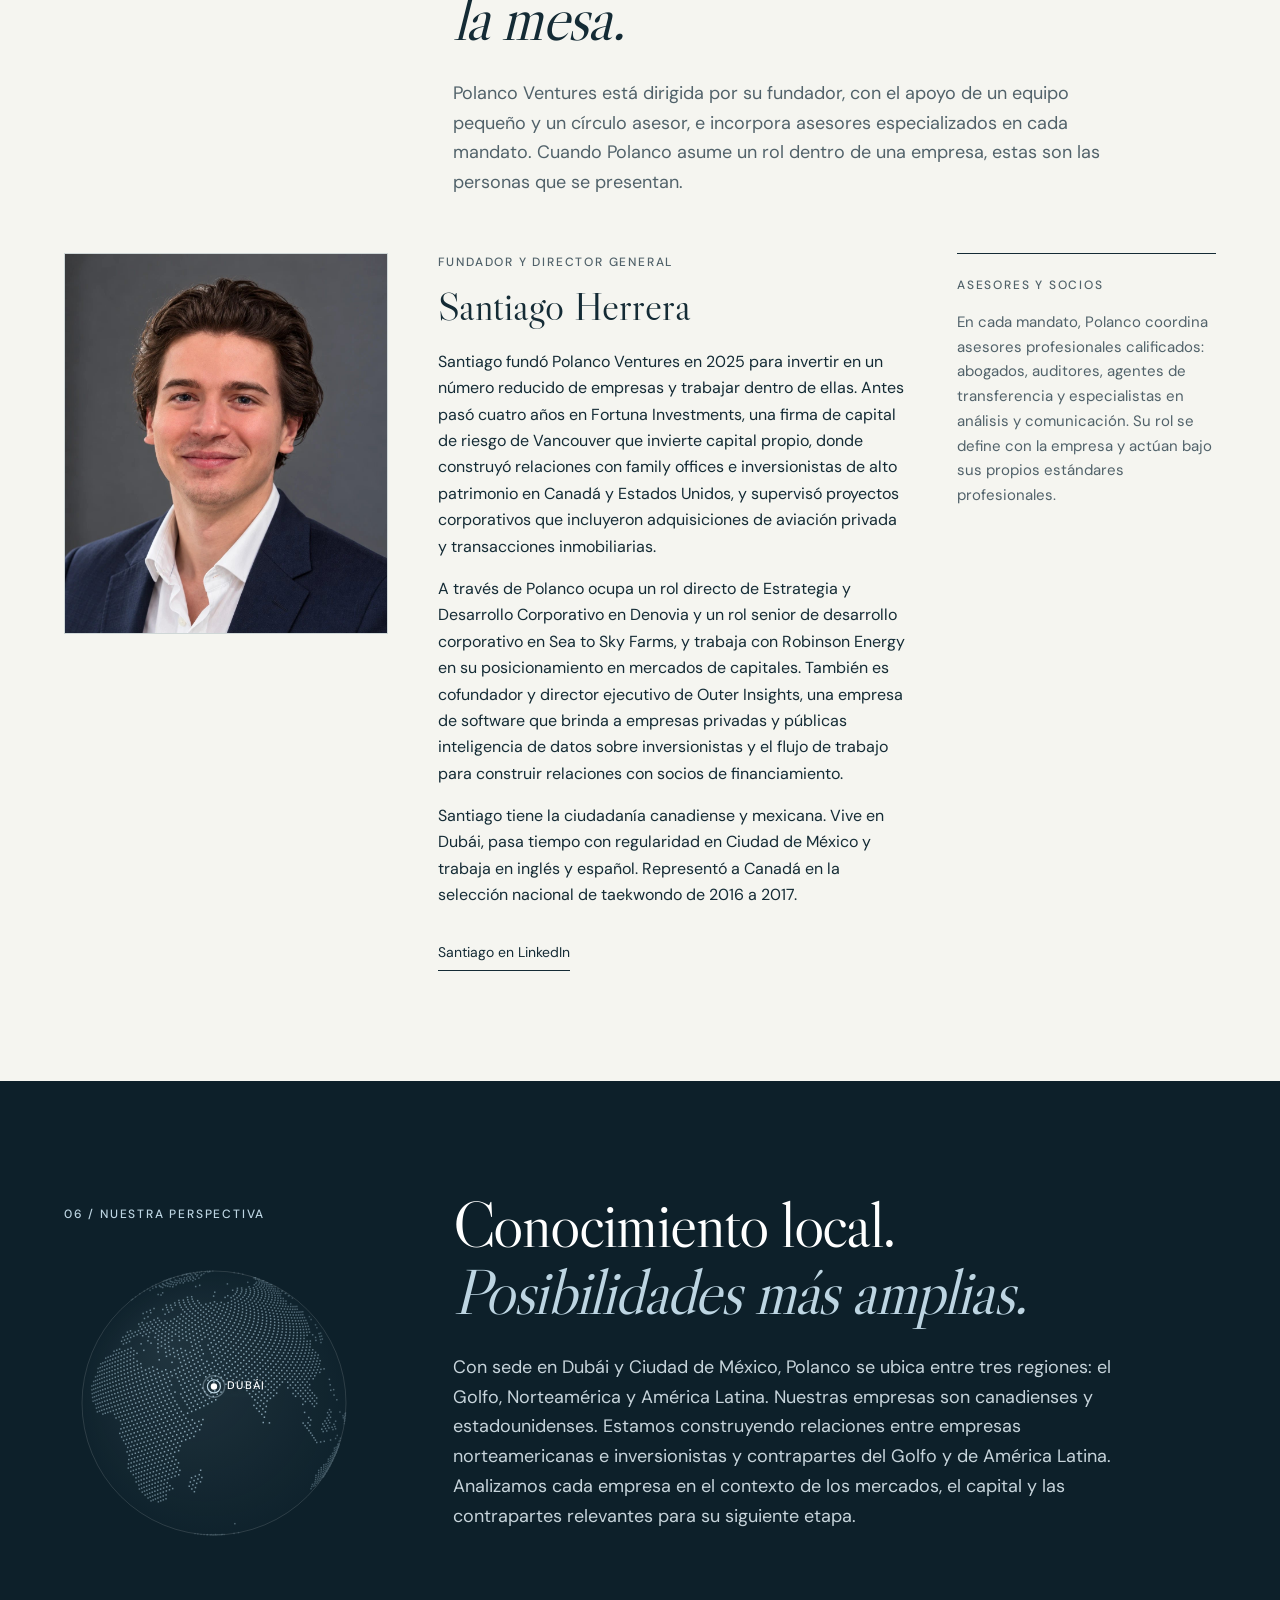
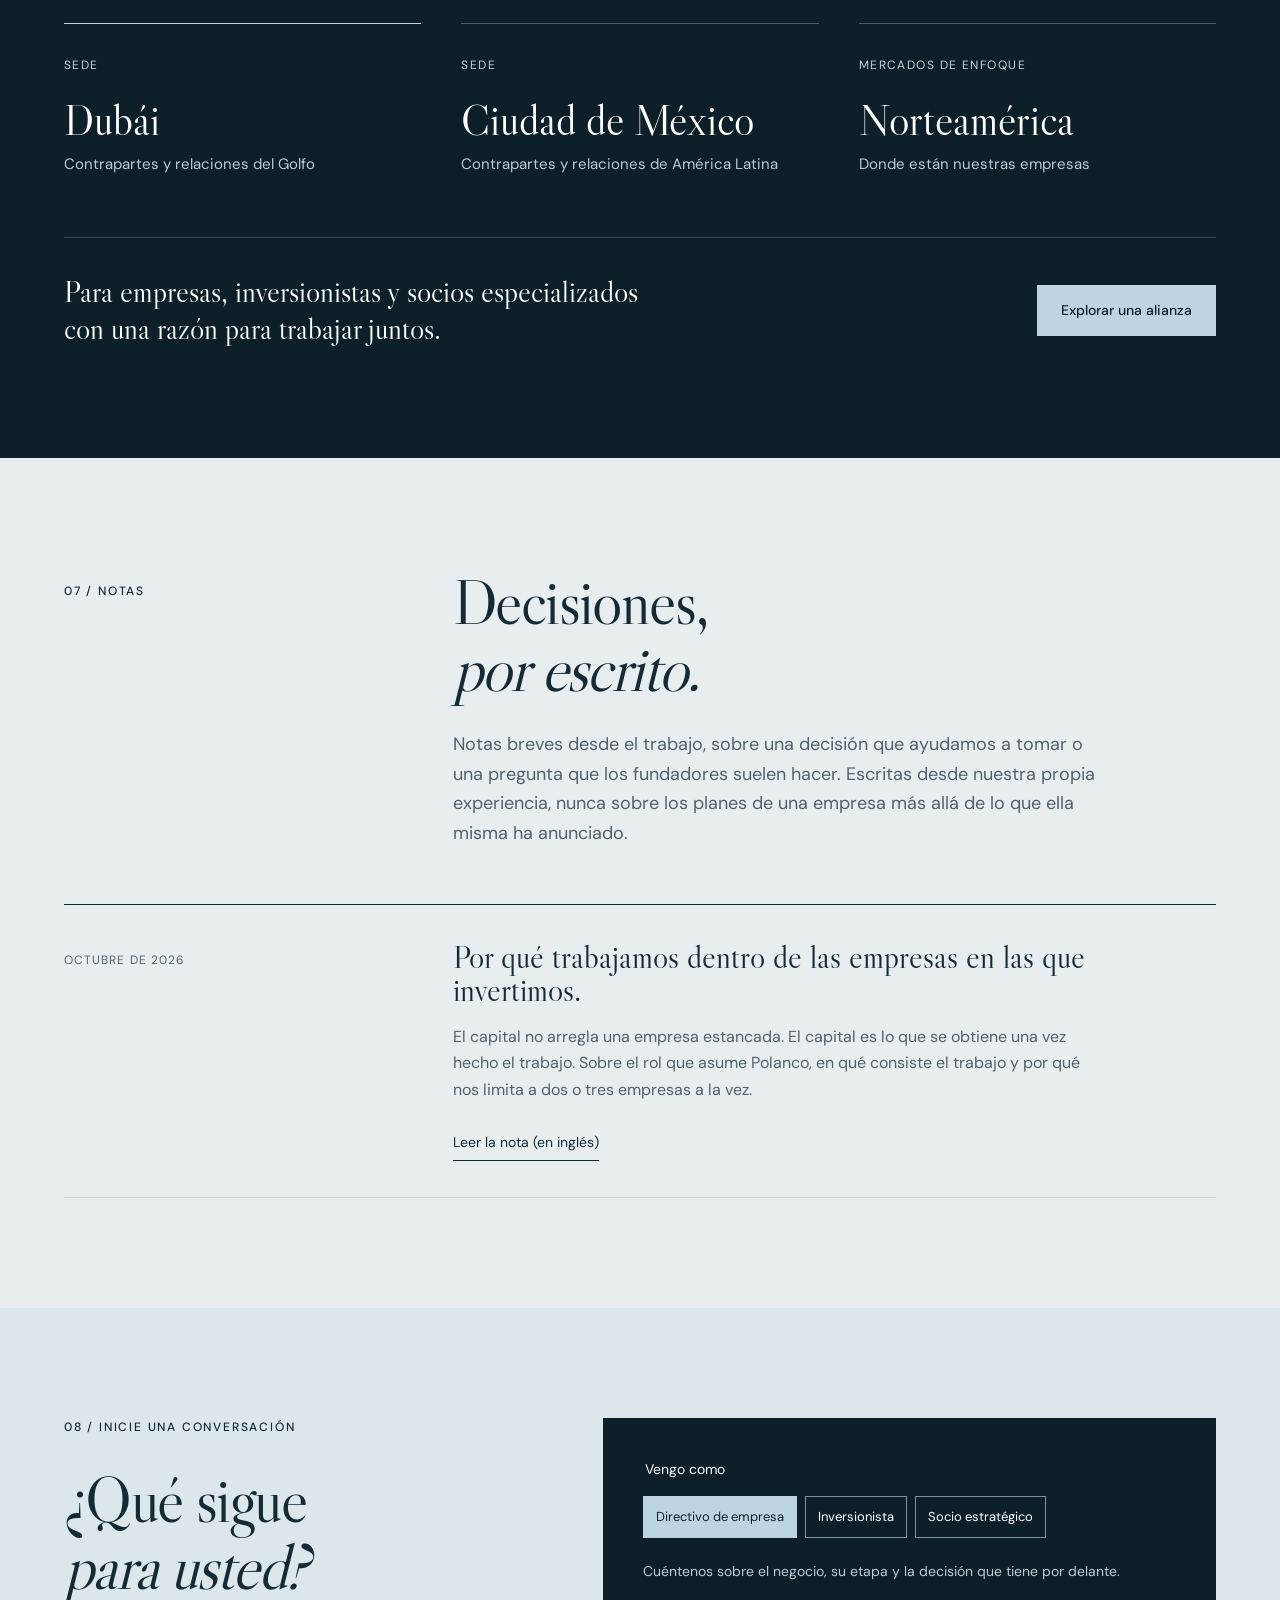
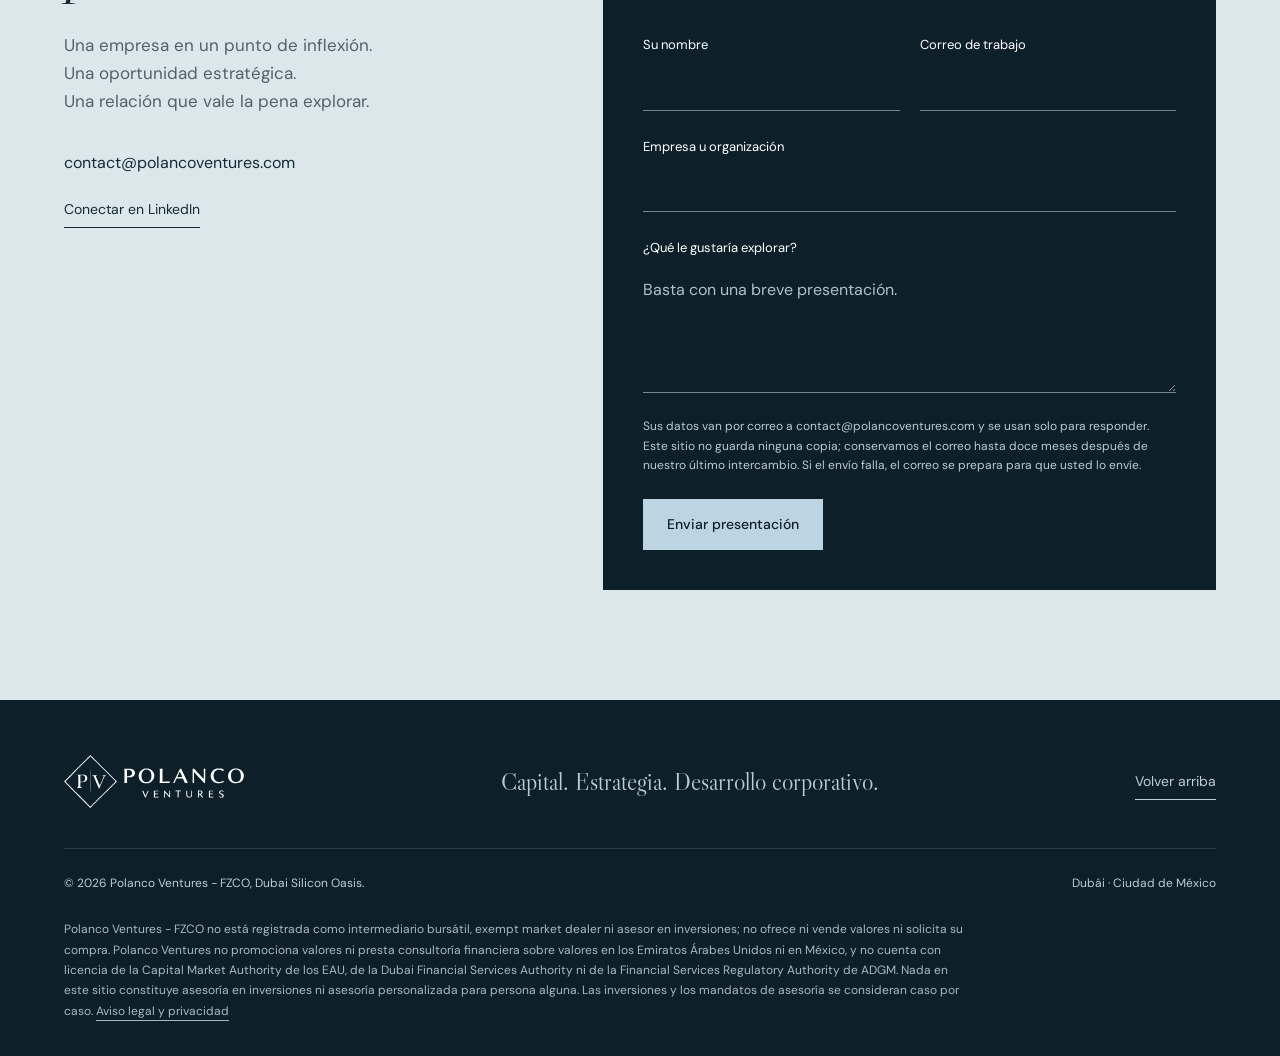
<file: es/index.html>
<!doctype html>
<html lang="es">
<head>
<meta charset="utf-8"><meta name="viewport" content="width=device-width, initial-scale=1">
<title>Polanco Ventures | Capital, estrategia y desarrollo corporativo</title>
<meta name="description" content="Polanco Ventures invierte de forma selectiva y trabaja con equipos directivos en desarrollo corporativo, mercados de capitales y su siguiente etapa.">
<meta property="og:title" content="Polanco Ventures | Invertidos en lo que viene."><meta property="og:description" content="Inversión directa y roles de desarrollo corporativo, diseñados en torno a la empresa."><meta property="og:type" content="website"><meta property="og:url" content="https://www.polancoventures.com/es/"><meta property="og:locale" content="es_MX"><meta property="og:locale:alternate" content="en_US"><meta property="og:image" content="https://www.polancoventures.com/assets/og.jpg"><meta name="twitter:card" content="summary_large_image"><meta name="twitter:title" content="Polanco Ventures | Invertidos en lo que viene."><meta name="twitter:description" content="Inversión directa y roles de desarrollo corporativo, diseñados en torno a la empresa."><meta name="twitter:image" content="https://www.polancoventures.com/assets/og.jpg">
<link rel="icon" href="/favicon.ico" sizes="48x48"><link rel="icon" type="image/svg+xml" href="/assets/favicon.svg"><link rel="icon" type="image/png" sizes="32x32" href="/assets/favicon-32x32.png"><link rel="icon" type="image/png" sizes="192x192" href="/assets/favicon-192x192.png">
<link rel="preload" href="../assets/fonts/libre-caslon-display-latin-400-normal.woff2" as="font" type="font/woff2" crossorigin><link rel="preload" href="../assets/fonts/dm-sans-latin-wght-normal.woff2" as="font" type="font/woff2" crossorigin>
<link rel="canonical" href="https://www.polancoventures.com/es/"><link rel="alternate" hreflang="en" href="https://www.polancoventures.com/"><link rel="alternate" hreflang="es" href="https://www.polancoventures.com/es/"><link rel="alternate" hreflang="x-default" href="https://www.polancoventures.com/">
<link rel="apple-touch-icon" href="../assets/apple-touch-icon.png">
<link rel="stylesheet" href="../style.css?v=20261004b">
<script type="application/ld+json">{"@context":"https://schema.org","@type":"Organization","name":"Polanco Ventures","alternateName":"Polanco","legalName":"Polanco Ventures - FZCO","url":"https://www.polancoventures.com/","logo":"https://www.polancoventures.com/assets/polanco-logo.png","image":"https://www.polancoventures.com/assets/og.jpg","email":"contact@polancoventures.com","foundingDate":"2025-08","description":"Investment corporation based in Dubai and Mexico City. Invests its own capital in a small number of companies, with a working role in each.","address":[{"@type":"PostalAddress","addressLocality":"Dubai Silicon Oasis","addressRegion":"Dubai","addressCountry":"AE"},{"@type":"PostalAddress","addressLocality":"Mexico City","addressCountry":"MX"}],"sameAs":["https://www.linkedin.com/company/polancoventures/","https://www.crunchbase.com/organization/polanco-ventures","https://app.dealroom.co/companies/polanco_ventures"],"founder":{"@type":"Person","name":"Santiago Herrera","jobTitle":"Founder and Managing Director","nationality":[{"@type":"Country","name":"Canada"},{"@type":"Country","name":"Mexico"}],"homeLocation":{"@type":"Place","name":"Dubai"},"knowsLanguage":["en","es"],"sameAs":"https://www.linkedin.com/in/sherrerae/"}}</script>
</head>
<body>
<a class="skip" href="#main">Saltar al contenido</a>
<header class="header"><a class="brand" href="#top" aria-label="Inicio de Polanco Ventures"><img src="../assets/polanco-logo.svg" width="1400" height="416" alt="Polanco Ventures"></a><button class="menu" aria-controls="navigation" aria-expanded="false">Menú</button><nav id="navigation" aria-label="Navegación principal"><a href="#approach">Nuestro enfoque</a><a href="#companies">Nuestras empresas</a><a href="#people">Quiénes somos</a><a href="#network">Nuestra perspectiva</a><a href="#notes">Notas</a><a href="../" lang="en" hreflang="en">English</a><a class="nav-contact" href="#contact">Conversemos</a></nav></header>
<main id="main">
<section class="hero" id="top">
<div class="hero-copy"><p class="eyebrow">Inversión directa y desarrollo corporativo</p><h1>Invertidos en<br>lo que<br><em>viene.</em></h1><p class="hero-lead">Polanco Ventures invierte capital propio, en ocasiones junto con coinversionistas, en un número reducido de empresas y asume un papel activo en cada una: desarrollo corporativo, estrategia de capital y las relaciones que llevan a un negocio a su siguiente etapa.</p><div class="actions"><a class="button light" href="#contact" data-audience="company">Hablemos de su empresa</a><a class="text-link" href="#companies">Conozca nuestras empresas</a></div></div>
<div class="hero-art"><img src="../assets/hero-texture.jpeg" width="1600" height="1000" alt="" fetchpriority="high"><div class="art-caption"><span>Perspectiva en acción.</span><p>La convicción de un inversionista.<br>El compromiso de un socio que trabaja a su lado.</p></div><span class="art-index">POLANCO VENTURES / 01</span></div>
<div class="hero-foot"><p>Con sede en Dubái y Ciudad de México</p><p>Inversión <span>·</span> Estrategia <span>·</span> Desarrollo corporativo</p></div>
</section>
<div class="company-strip"><span class="eyebrow">Empresas seleccionadas</span><a href="#robinson">Robinson Energy <small>Gas natural</small></a><a href="#skyfarms">Sea to Sky Farms <small>Sistemas alimentarios</small></a><a href="#denovia">Denovia <small>Materiales circulares</small></a></div>
<section class="section approach" id="approach"><div class="section-top"><p class="eyebrow">01 / Cómo trabajamos</p><div><h2>Un socio en la<br><em>mesa de trabajo.</em></h2><p class="intro">Invertimos de forma selectiva y trabajamos junto a los equipos directivos en las decisiones, las relaciones y la ejecución que hacen avanzar a una empresa.</p></div></div><div class="model-grid"><article><span class="number">01</span><h3>Invertir con convicción.</h3><p>Tomamos posiciones en empresas seleccionadas donde vemos una oportunidad convincente y un papel relevante para nuestra participación.</p><span class="model-label">Inversión directa</span></article><article><span class="number">02</span><h3>Definir el siguiente paso.</h3><p>Conectamos la estrategia de negocio, las necesidades de capital y el desarrollo corporativo en torno a un conjunto claro de prioridades.</p><span class="model-label">Asesoría estratégica</span></article><article><span class="number">03</span><h3>Trabajar desde dentro.</h3><p>En mandatos seleccionados, asumimos un rol directo de desarrollo corporativo y estrategia, con responsabilidades definidas según las necesidades de la empresa.</p><span class="model-label">Roles directos, caso por caso</span></article></div></section>
<section class="section companies" id="companies"><div class="section-top"><p class="eyebrow">02 / Empresas seleccionadas</p><div><h2>Negocios distintos.<br>Un compromiso común.</h2><p class="intro">Nuestro portafolio actual abarca energía, sistemas alimentarios y materiales circulares. Cada empresa tiene sus propias ambiciones. Nuestra participación refleja el trabajo por delante.</p></div></div>
<div class="portfolio-grid">
<article class="company-card" id="robinson"><div class="company-image"><img src="../assets/robinson.jpg" alt="Imagen de marca de Robinson Energy" width="1920" height="1080" loading="lazy" data-drift><span>Energía</span></div><div class="company-body"><p class="company-meta">Empresa canadiense · TSXV: ROB<br>Operaciones en Papúa Nueva Guinea</p><h3>Robinson Energy</h3><p class="company-summary">Avanza recursos de gas natural hacia su desarrollo comercial.</p><p class="role-label">Participación de Polanco</p><p>Inversionista, con posicionamiento en mercados de capitales e introducciones estratégicas.</p><details><summary>Ver nuestra participación</summary><div><p>Robinson desarrolla descubrimientos de gas natural en Papúa Nueva Guinea, con una ruta de largo plazo hacia la exportación de GNL. El enfoque de Polanco es la narrativa de mercados de capitales de la empresa y sus relaciones estratégicas relevantes.</p><div class="milestone"><span>Hito de la empresa / 6 de octubre de 2026</span><p>Robinson Energy recibe una Oferta de Otorgamiento para la Licencia de Retención Petrolera 68, el descubrimiento de gas y condensado Triceratops en Papúa Nueva Guinea.</p><a href="https://www.newswire.ca/news-releases/robinson-energy-receives-grant-offer-for-prl-68-the-triceratops-gas-and-condensate-discovery-papua-new-guinea-889804785.html" target="_blank" rel="noopener noreferrer">Leer el anuncio del emisor</a></div><div class="milestone"><span>Hito de la empresa / 22 de junio de 2026</span><p>Robinson Energy comienza a cotizar en la TSX Venture Exchange.</p><a href="https://www.newswire.ca/news-releases/robinson-energy-limited-commences-trading-on-the-tsx-venture-exchange-817737448.html" target="_blank" rel="noopener noreferrer">Leer el anuncio del emisor</a></div></div></details><div class="company-links"><a class="text-link company-link" href="../companies/robinson-energy/">Página de la empresa</a><a class="text-link company-link" href="https://www.robinson-energy.com/" target="_blank" rel="noopener noreferrer">Visitar Robinson Energy</a></div></div></article>
<article class="company-card" id="skyfarms"><div class="company-image"><img src="../assets/skyfarms-facility.jpg" alt="Estantes de cultivo bajo luces LED en una instalación de SkyFarms" width="1280" height="960" loading="lazy"><video class="company-video" data-loop muted loop playsinline preload="none" poster="../assets/skyfarms-facility.jpg" width="1280" height="960" aria-hidden="true"><source src="../assets/skyfarms-facility.webm" type='video/webm; codecs="vp9"'><source src="../assets/skyfarms-facility.mp4" type='video/mp4; codecs="avc1.640029"'></video><button class="video-toggle" type="button" aria-label="Pausar video" hidden><span></span></button><span>Sistemas alimentarios</span></div><div class="company-body"><p class="company-meta">Empresa canadiense · Privada<br>Operaciones en Canadá y Estados Unidos</p><h3>Sea to Sky Farms</h3><p class="company-summary">Productos frescos mediante agricultura en ambiente controlado.</p><p class="role-label">Participación de Polanco</p><p>Inversionista, con un rol directo y senior de desarrollo corporativo.</p><details><summary>Ver nuestra participación</summary><div><p>Presentada públicamente como SkyFarms, la empresa combina el cultivo en ambiente controlado con la distribución. Su gama de productos incluye lechuga, albahaca, arúgula y microgreens.</p><p>Nuestra participación abarca estrategia y desarrollo corporativo, trabajando junto a la empresa en su siguiente etapa.</p><a href="https://skyfarms.ca/products" target="_blank" rel="noopener noreferrer">Ver la gama de productos</a></div></details><div class="company-links"><a class="text-link company-link" href="../companies/sea-to-sky-farms/">Página de la empresa</a><a class="text-link company-link" href="https://skyfarms.ca" target="_blank" rel="noopener noreferrer">Visitar SkyFarms</a></div></div></article>
<article class="company-card" id="denovia"><div class="company-image"><img src="../assets/denovia-facility.jpg" alt="Equipo de procesamiento de Denovia dentro de un contenedor de transporte con su marca" width="1080" height="810" loading="lazy"><video class="company-video" data-loop muted loop playsinline preload="none" poster="../assets/denovia-facility.jpg" width="1080" height="810" aria-hidden="true"><source src="../assets/denovia-facility.webm" type='video/webm; codecs="vp9"'><source src="../assets/denovia-facility.mp4" type='video/mp4; codecs="avc1.640029"'></video><button class="video-toggle" type="button" aria-label="Pausar video" hidden><span></span></button><span>Materiales circulares</span></div><div class="company-body"><p class="company-meta">Empresa estadounidense · Privada<br>Operaciones en Estados Unidos y Canadá</p><h3>Denovia</h3><p class="company-summary">Convierte residuos de poliéster en insumos industriales útiles.</p><p class="role-label">Participación de Polanco</p><p>Inversionista, con un rol directo de Estrategia y Desarrollo Corporativo.</p><details><summary>Ver nuestra participación</summary><div><p>Denovia Inc. es una empresa estadounidense que desarrolla un proceso de despolimerización para residuos de poliéster, incluidos textiles y PET, con operaciones piloto en Vancouver, Canadá.</p><p>Nuestra participación abarca estrategia y desarrollo corporativo mientras la empresa avanza hacia su comercialización.</p><div class="milestone"><span>Hito de la empresa / 19 de agosto de 2026</span><p>Denovia firma un marco estratégico no exclusivo de licenciamiento tecnológico y comercialización con un productor internacional de materiales de poliéster.</p><a href="https://www.globenewswire.com/news-release/2026/08/19/3348044/0/en/from-millions-to-billions-denovia-signs-strategic-framework-for-global-industrial-scale.html" target="_blank" rel="noopener noreferrer">Leer el anuncio de la empresa</a></div><div class="milestone"><span>Hito de la empresa / junio de 2026</span><p>Denovia lleva The Ark, su unidad de demostración en contenedor en Vancouver, a la siguiente fase de comercialización.</p><a href="https://www.newswire.ca/news-releases/denovia-advances-the-ark-from-launch-to-commercial-scale-up-targeting-the-trillion-dollar-plastic-and-textile-waste-opportunity-898888619.html" target="_blank" rel="noopener noreferrer">Leer el anuncio de la empresa</a></div><a href="https://denovialabs.com/" target="_blank" rel="noopener noreferrer">Conocer la tecnología</a></div></details><div class="company-links"><a class="text-link company-link" href="../companies/denovia/">Página de la empresa</a><a class="text-link company-link" href="https://denovialabs.com/" target="_blank" rel="noopener noreferrer">Visitar Denovia</a></div></div></article>
</div><div class="recent"><p class="eyebrow">Novedades recientes</p><ol><li><time datetime="2026-10-06">6 de octubre de 2026</time><p><a href="../news/2026-10-06-robinson-energy-prl-68-grant-offer/"><strong>Robinson Energy</strong> recibe una Oferta de Otorgamiento para la Licencia de Retención Petrolera 68, el descubrimiento de gas y condensado Triceratops en Papúa Nueva Guinea.</a></p><a href="https://www.newswire.ca/news-releases/robinson-energy-receives-grant-offer-for-prl-68-the-triceratops-gas-and-condensate-discovery-papua-new-guinea-889804785.html" target="_blank" rel="noopener noreferrer">Anuncio</a></li><li><time datetime="2026-08-19">19 de agosto de 2026</time><p><a href="../news/2026-08-19-denovia-licensing-framework/"><strong>Denovia</strong> firma un marco estratégico no exclusivo de licenciamiento tecnológico y comercialización con un productor internacional de materiales de poliéster.</a></p><a href="https://www.globenewswire.com/news-release/2026/08/19/3348044/0/en/from-millions-to-billions-denovia-signs-strategic-framework-for-global-industrial-scale.html" target="_blank" rel="noopener noreferrer">Anuncio</a></li><li><time datetime="2026-06-22">22 de junio de 2026</time><p><a href="../news/2026-06-22-robinson-energy-tsxv-listing/"><strong>Robinson Energy</strong> comienza a cotizar en la TSX Venture Exchange.</a></p><a href="https://www.newswire.ca/news-releases/robinson-energy-limited-commences-trading-on-the-tsx-venture-exchange-817737448.html" target="_blank" rel="noopener noreferrer">Anuncio</a></li><li><time datetime="2026-06">junio de 2026</time><p><a href="../news/2026-06-denovia-ark-commercialisation/"><strong>Denovia</strong> lleva The Ark, su unidad de demostración en contenedor en Vancouver, a la siguiente fase de comercialización.</a></p><a href="https://www.newswire.ca/news-releases/denovia-advances-the-ark-from-launch-to-commercial-scale-up-targeting-the-trillion-dollar-plastic-and-textile-waste-opportunity-898888619.html" target="_blank" rel="noopener noreferrer">Anuncio</a></li></ol><div class="actions"><a class="text-link" href="../news/">Todas las noticias de las empresas</a><a class="text-link" href="../companies/">Páginas de las empresas</a></div></div><p class="portfolio-note">Polanco Ventures posee valores de las empresas que aquí se muestran. Polanco no opera con estos valores en los periodos cercanos a los anuncios de las empresas y no cobra honorarios ni comisiones a los inversionistas que presenta. Los avances de las empresas se presentan como hitos de cada empresa, tomados de sus propios anuncios, y no como rendimientos de inversión ni como resultados atribuibles únicamente a Polanco. Las imágenes de las empresas se usan con su autorización.</p></section>
<section class="section criteria" id="criteria"><div class="section-top"><p class="eyebrow">03 / Lo que buscamos</p><div><h2>Pocas empresas.<br><em>Un papel real en cada una.</em></h2><p class="intro">Polanco no es un fondo y no administra un portafolio amplio. Buscamos un número reducido de empresas donde tanto el capital como el trabajo práctico importen, y donde podamos asumir responsabilidad por parte del resultado.</p></div></div><div class="criteria-grid"><article><span class="number">Etapa</span><h3>En operación y ante una decisión.</h3><p>Un negocio en operación o un activo definido, ante un financiamiento, una salida a bolsa, una alianza estratégica o un salto de escala. Tomamos posiciones minoritarias.</p></article><article><span class="number">Sectores</span><h3>Negocios de la economía real, intensivos en activos.</h3><p>Hasta ahora nuestro trabajo ha sido en energía, sistemas alimentarios y materiales circulares: negocios con activos físicos, operaciones reales y una ruta clara hacia la escala comercial. Nos mantenemos abiertos a sectores adyacentes donde aplique el mismo trabajo.</p></article><article><span class="number">Geografía</span><h3>Canadá y Estados Unidos.</h3><p>Empresas en Canadá y Estados Unidos; relaciones en construcción con contrapartes del Golfo y de América Latina.</p></article><article><span class="number">Participación</span><h3>Una posición y un rol.</h3><p>Una posición y un rol definido: desarrollo corporativo, estrategia de capital o un puesto directivo directo.</p></article></div><p class="criteria-note">Lo que Polanco no es: un fondo, un intermediario bursátil ni un agente colocador. Invertimos nuestro propio capital; no administramos capital de terceros ni organizamos ofertas de valores. Los coinversionistas, cuando participan, invierten directamente y por cuenta propia. Invitamos a inversionistas y socios especializados a contactarnos; una presentación no implica acceso a una oferta de inversión.</p><div class="faq"><details><summary>¿Invierten en todas las empresas que asesoran?</summary><p>La inversión y la asesoría se consideran caso por caso. Ninguna es requisito ni promesa de la otra. El rol responde a la oportunidad y al mandato acordado.</p></details><details><summary>¿Puede Polanco trabajar directamente dentro de nuestra empresa?</summary><p>Sí. En empresas seleccionadas, Polanco asume un rol directo de desarrollo corporativo y estrategia. Las responsabilidades y el nivel de participación se definen para cada mandato.</p></details><details><summary>¿Cómo pueden contactarnos inversionistas y socios especializados?</summary><p>Comparta su enfoque, su experiencia relevante y el tipo de relación que desea explorar. Así podremos evaluar si hay afinidad. Una presentación no implica acceso a una oferta de inversión.</p></details></div></section>
<section class="section mandate"><div class="section-top"><p class="eyebrow">04 / Dónde contribuimos</p><div><h2>La decisión.<br>El plan. <em>El trabajo.</em></h2><p class="intro">Un financiamiento, una alianza estratégica o una nueva fase de crecimiento empiezan con la misma pregunta: ¿qué necesita el negocio para estar listo?</p></div></div><div class="capabilities"><details open><summary><span>01</span><h3>Desarrollo corporativo y estrategia</h3></summary><div class="capability-content"><p>Definir la siguiente etapa, evaluar opciones estratégicas y coordinar el trabajo entre la dirección, los accionistas y los socios externos.</p><ul><li>Prioridades de crecimiento y planeación estratégica</li><li>Evaluación de alianzas y transacciones</li><li>Roles directos de desarrollo corporativo, cuando así se acuerde</li></ul></div></details><details><summary><span>02</span><h3>Estrategia de capital y preparación</h3></summary><div class="capability-content"><p>Vincular las necesidades de capital con el plan operativo de la empresa y preparar una narrativa de inversión clara y sustentada.</p><ul><li>Necesidades de capital y preparación para financiamiento</li><li>Coordinación de estructura corporativa y materiales</li><li>Coordinación con asesores profesionales calificados</li></ul></div></details><details><summary><span>03</span><h3>Posicionamiento en mercados de capitales</h3></summary><div class="capability-content"><p>Ayudar a la dirección a explicar el negocio, sus hitos y su siguiente etapa ante audiencias de mercados de capitales.</p><ul><li>Estrategia de mercado público y preparación para cotizar</li><li>Narrativa para inversionistas y posicionamiento de la empresa</li><li>Selección y coordinación de asesores especializados</li></ul></div></details><details><summary><span>04</span><h3>Relaciones estratégicas</h3></summary><div class="capability-content"><p>Identificar contrapartes relevantes y preparar a la empresa para conversaciones con propósito, con contexto y objetivos claros.</p><ul><li>Contrapartes estratégicas y comerciales</li><li>Especialistas en análisis y comunicación</li></ul></div></details></div></section>
<section class="section people" id="people"><div class="section-top"><p class="eyebrow">05 / Quiénes somos</p><div><h2>Las personas en<br><em>la mesa.</em></h2><p class="intro">Polanco Ventures está dirigida por su fundador, con el apoyo de un equipo pequeño y un círculo asesor, e incorpora asesores especializados en cada mandato. Cuando Polanco asume un rol dentro de una empresa, estas son las personas que se presentan.</p></div></div><div class="profile"><div class="profile-portrait"><img src="../assets/santiago-herrera.jpg" alt="Santiago Herrera, fundador y director general de Polanco Ventures" width="1122" height="1402" loading="lazy"></div><div class="profile-body"><p class="eyebrow">Fundador y Director General</p><h3>Santiago Herrera</h3><p>Santiago fundó Polanco Ventures en 2025 para invertir en un número reducido de empresas y trabajar dentro de ellas. Antes pasó cuatro años en Fortuna Investments, una firma de capital de riesgo de Vancouver que invierte capital propio, donde construyó relaciones con family offices e inversionistas de alto patrimonio en Canadá y Estados Unidos, y supervisó proyectos corporativos que incluyeron adquisiciones de aviación privada y transacciones inmobiliarias.</p><p>A través de Polanco ocupa un rol directo de Estrategia y Desarrollo Corporativo en Denovia y un rol senior de desarrollo corporativo en Sea to Sky Farms, y trabaja con Robinson Energy en su posicionamiento en mercados de capitales. También es cofundador y director ejecutivo de Outer Insights, una empresa de software que brinda a empresas privadas y públicas inteligencia de datos sobre inversionistas y el flujo de trabajo para construir relaciones con socios de financiamiento.</p><p>Santiago tiene la ciudadanía canadiense y mexicana. Vive en Dubái, pasa tiempo con regularidad en Ciudad de México y trabaja en inglés y español. Representó a Canadá en la selección nacional de taekwondo de 2016 a 2017.</p><div class="actions"><a class="text-link" href="https://www.linkedin.com/in/sherrerae/" target="_blank" rel="noopener noreferrer">Santiago en LinkedIn</a></div></div><aside class="profile-aside"><p class="eyebrow">Asesores y socios</p><p>En cada mandato, Polanco coordina asesores profesionales calificados: abogados, auditores, agentes de transferencia y especialistas en análisis y comunicación. Su rol se define con la empresa y actúan bajo sus propios estándares profesionales.</p></aside></div></section>
<section class="section network" id="network"><div class="section-top"><p class="eyebrow">06 / Nuestra perspectiva</p><div><h2>Conocimiento local.<br><em>Posibilidades más amplias.</em></h2><p class="intro">Con sede en Dubái y Ciudad de México, Polanco se ubica entre tres regiones: el Golfo, Norteamérica y América Latina. Nuestras empresas son canadienses y estadounidenses. Estamos construyendo relaciones entre empresas norteamericanas e inversionistas y contrapartes del Golfo y de América Latina. Analizamos cada empresa en el contexto de los mercados, el capital y las contrapartes relevantes para su siguiente etapa.</p></div><div class="globe" aria-hidden="true"><canvas></canvas></div></div><div class="region-grid"><div data-region="dubai"><span class="region-type">Sede</span><h3>Dubái</h3><p>Contrapartes y relaciones del Golfo</p></div><div data-region="mexico"><span class="region-type">Sede</span><h3>Ciudad de México</h3><p>Contrapartes y relaciones de América Latina</p></div><div data-region="na"><span class="region-type">Mercados de enfoque</span><h3>Norteamérica</h3><p>Donde están nuestras empresas</p></div></div><div class="network-bottom"><p>Para empresas, inversionistas y socios especializados con una razón para trabajar juntos.</p><a class="button light" href="#contact" data-audience="partner">Explorar una alianza</a></div></section>
<section class="section notes" id="notes"><div class="section-top"><p class="eyebrow">07 / Notas</p><div><h2>Decisiones,<br><em>por escrito.</em></h2><!-- Cadence: once three notes are published, restore "One each quarter" to the sentence below. -->
<p class="intro">Notas breves desde el trabajo, sobre una decisión que ayudamos a tomar o una pregunta que los fundadores suelen hacer. Escritas desde nuestra propia experiencia, nunca sobre los planes de una empresa más allá de lo que ella misma ha anunciado.</p></div></div><ol class="note-list"><li><time datetime="2026-10-01">Octubre de 2026</time><div><h3><a href="../notes/working-inside/">Por qué trabajamos dentro de las empresas en las que invertimos.</a></h3><p>El capital no arregla una empresa estancada. El capital es lo que se obtiene una vez hecho el trabajo. Sobre el rol que asume Polanco, en qué consiste el trabajo y por qué nos limita a dos o tres empresas a la vez.</p><a class="text-link" href="../notes/working-inside/">Leer la nota (en inglés)</a></div></li></ol></section>
<section class="section contact" id="contact"><div class="contact-intro"><p class="eyebrow">08 / Inicie una conversación</p><h2>¿Qué sigue<br><em>para usted?</em></h2><p>Una empresa en un punto de inflexión.<br>Una oportunidad estratégica.<br>Una relación que vale la pena explorar.</p><a class="email-link" href="mailto:contact@polancoventures.com">contact@polancoventures.com</a><a class="text-link" href="https://www.linkedin.com/company/polancoventures/" target="_blank" rel="noopener noreferrer">Conectar en LinkedIn</a></div><div class="contact-panel"><form id="contact-form"><fieldset class="audiences"><legend>Vengo como</legend><div><label><input type="radio" name="audience" value="company" checked><span>Directivo de empresa</span></label><label><input type="radio" name="audience" value="investor"><span>Inversionista</span></label><label><input type="radio" name="audience" value="partner"><span>Socio estratégico</span></label></div></fieldset><p id="audience-help">Cuéntenos sobre el negocio, su etapa y la decisión que tiene por delante.</p><div class="form-grid"><label>Su nombre<input required name="name" autocomplete="name" maxlength="100"></label><label>Correo de trabajo<input required type="email" name="email" autocomplete="email" maxlength="200"></label><label class="full">Empresa u organización<input required name="company" autocomplete="organization" maxlength="150"></label><label class="hp" aria-hidden="true">Sitio web<input type="text" name="website" tabindex="-1" autocomplete="off"></label><input type="hidden" name="t" value=""><label class="full">¿Qué le gustaría explorar?<textarea name="message" required minlength="10" maxlength="3000" rows="4" placeholder="Basta con una breve presentación."></textarea></label></div><p class="form-note">Sus datos van por correo a contact@polancoventures.com y se usan solo para responder. Este sitio no guarda ninguna copia; conservamos el correo hasta doce meses después de nuestro último intercambio. Si el envío falla, el correo se prepara para que usted lo envíe.</p><button class="button light" type="submit">Enviar presentación</button></form><div id="email-preview" data-nosnippet hidden tabindex="-1"><p class="eyebrow">Su presentación</p><h3>Lista para su revisión.</h3><p>Envíela a <a href="mailto:contact@polancoventures.com">contact@polancoventures.com</a>.</p><pre id="email-body"></pre><div class="actions"><a class="button light" id="open-email" href="mailto:contact@polancoventures.com">Abrir app de correo</a><button class="button outline" id="copy-email" type="button">Copiar presentación</button><button class="text-button" id="edit-email" type="button">Editar datos</button></div><p id="copy-status" role="status"></p><p id="send-fallback" class="form-note" hidden>No pudimos enviarla automáticamente. Abra su app de correo o copie la presentación para enviarla usted mismo.</p><p class="form-note">No se ha enviado nada. Si no se abre una app de correo, copie la presentación en su servicio de correo preferido.</p></div><div id="sent" data-nosnippet hidden tabindex="-1"><p class="eyebrow">Su presentación</p><h3>Enviada.</h3><p>Gracias. Su presentación va en camino a contact@polancoventures.com. Respondemos desde esa dirección.</p><div class="actions"><button class="text-button" id="send-another" type="button">Enviar otra</button></div></div></div></div></section>
</main>
<footer class="footer"><div class="footer-top"><a class="brand" href="#top" aria-label="Inicio de Polanco Ventures"><img src="../assets/polanco-logo.svg" width="1400" height="416" alt="Polanco Ventures" loading="lazy"></a><p>Capital. Estrategia. Desarrollo corporativo.</p><a href="#top" class="text-link">Volver arriba</a></div><div class="footer-bottom"><p>© 2026 Polanco Ventures - FZCO, Dubai Silicon Oasis.</p><p>Dubái · Ciudad de México</p></div><!-- Disclaimer wording self-drafted Oct 2026 under the plan's conduct rules; for confirmation by UAE and Mexican counsel, Oct 2027. Do not change without the owner's word. --><p class="disclaimer">Polanco Ventures - FZCO no está registrada como intermediario bursátil, exempt market dealer ni asesor en inversiones; no ofrece ni vende valores ni solicita su compra. Polanco Ventures no promociona valores ni presta consultoría financiera sobre valores en los Emiratos Árabes Unidos ni en México, y no cuenta con licencia de la Capital Market Authority de los EAU, de la Dubai Financial Services Authority ni de la Financial Services Regulatory Authority de ADGM. Nada en este sitio constituye asesoría en inversiones ni asesoría personalizada para persona alguna. Las inversiones y los mandatos de asesoría se consideran caso por caso. <a href="legal/">Aviso legal y privacidad</a></p></footer>
<script src="../script.js"></script>
<script src="../globe.js"></script>
<script src="../media.js"></script>
</body></html>
</file>
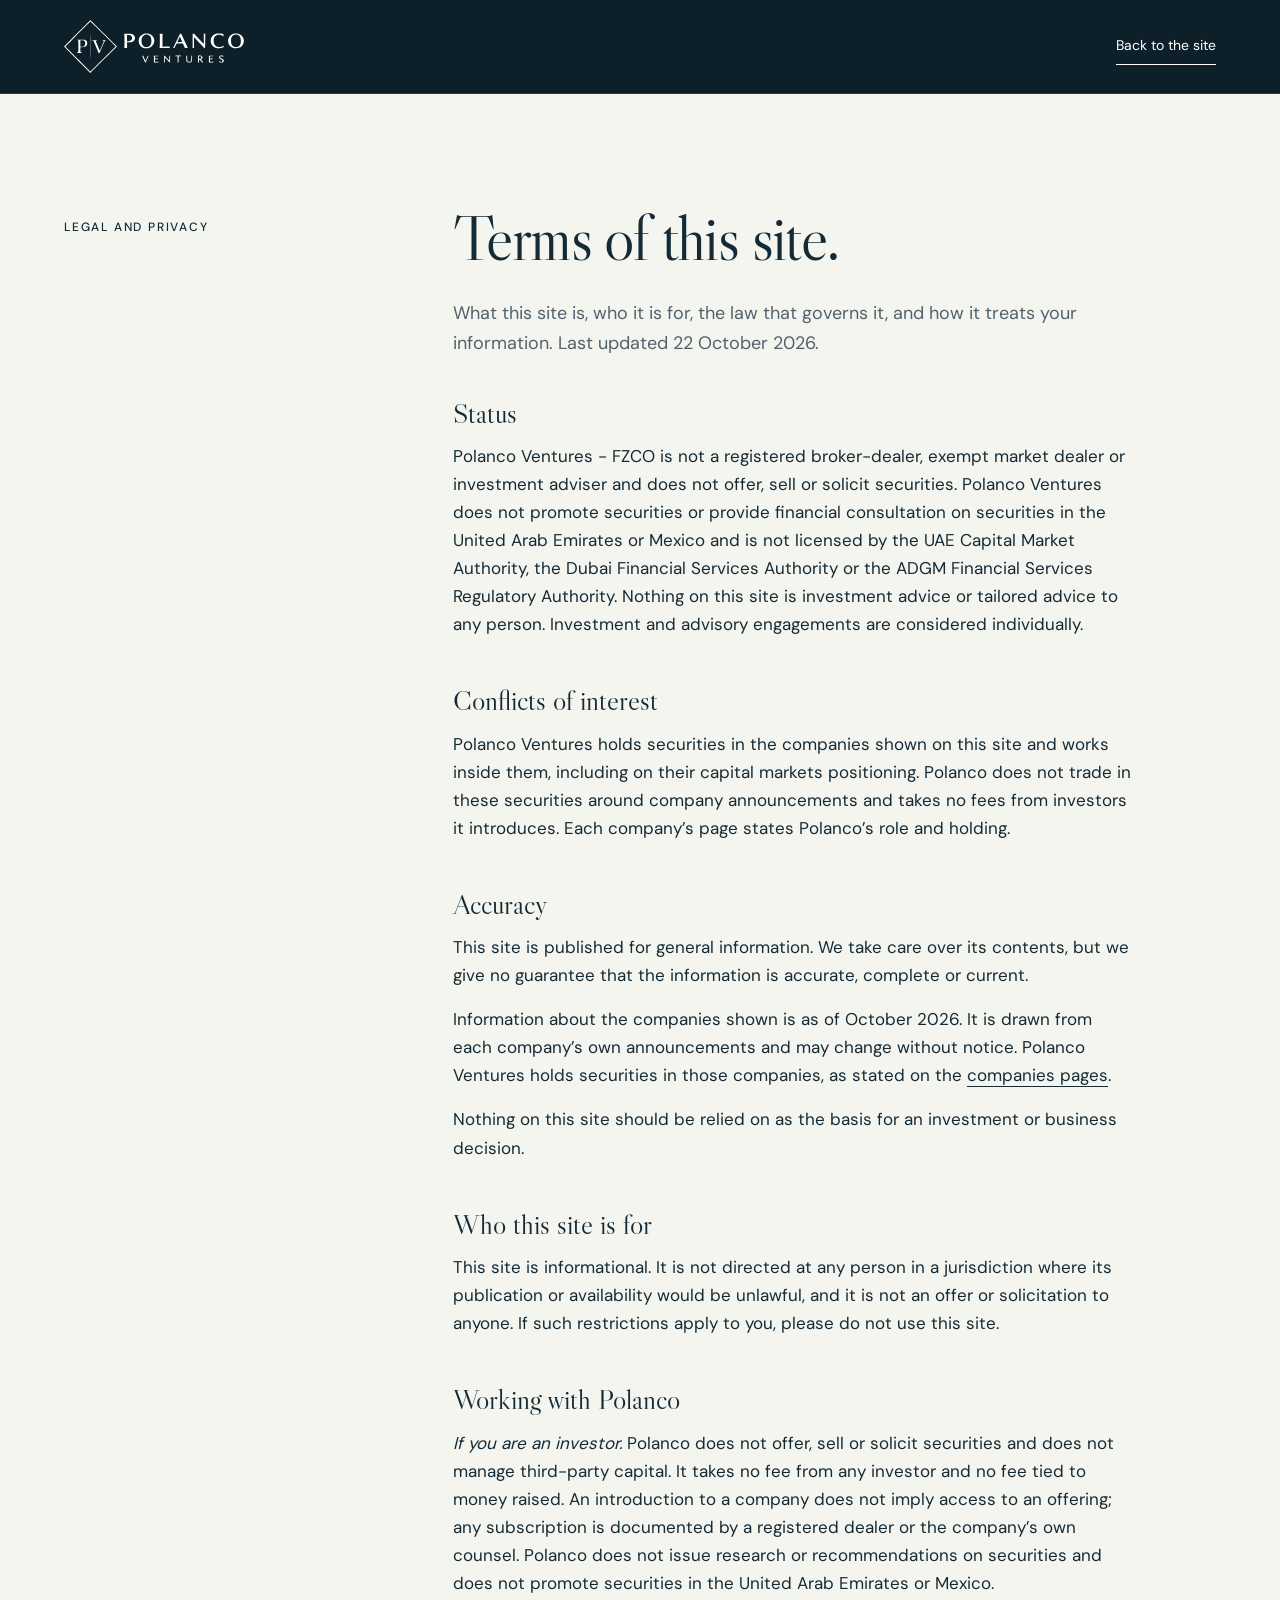
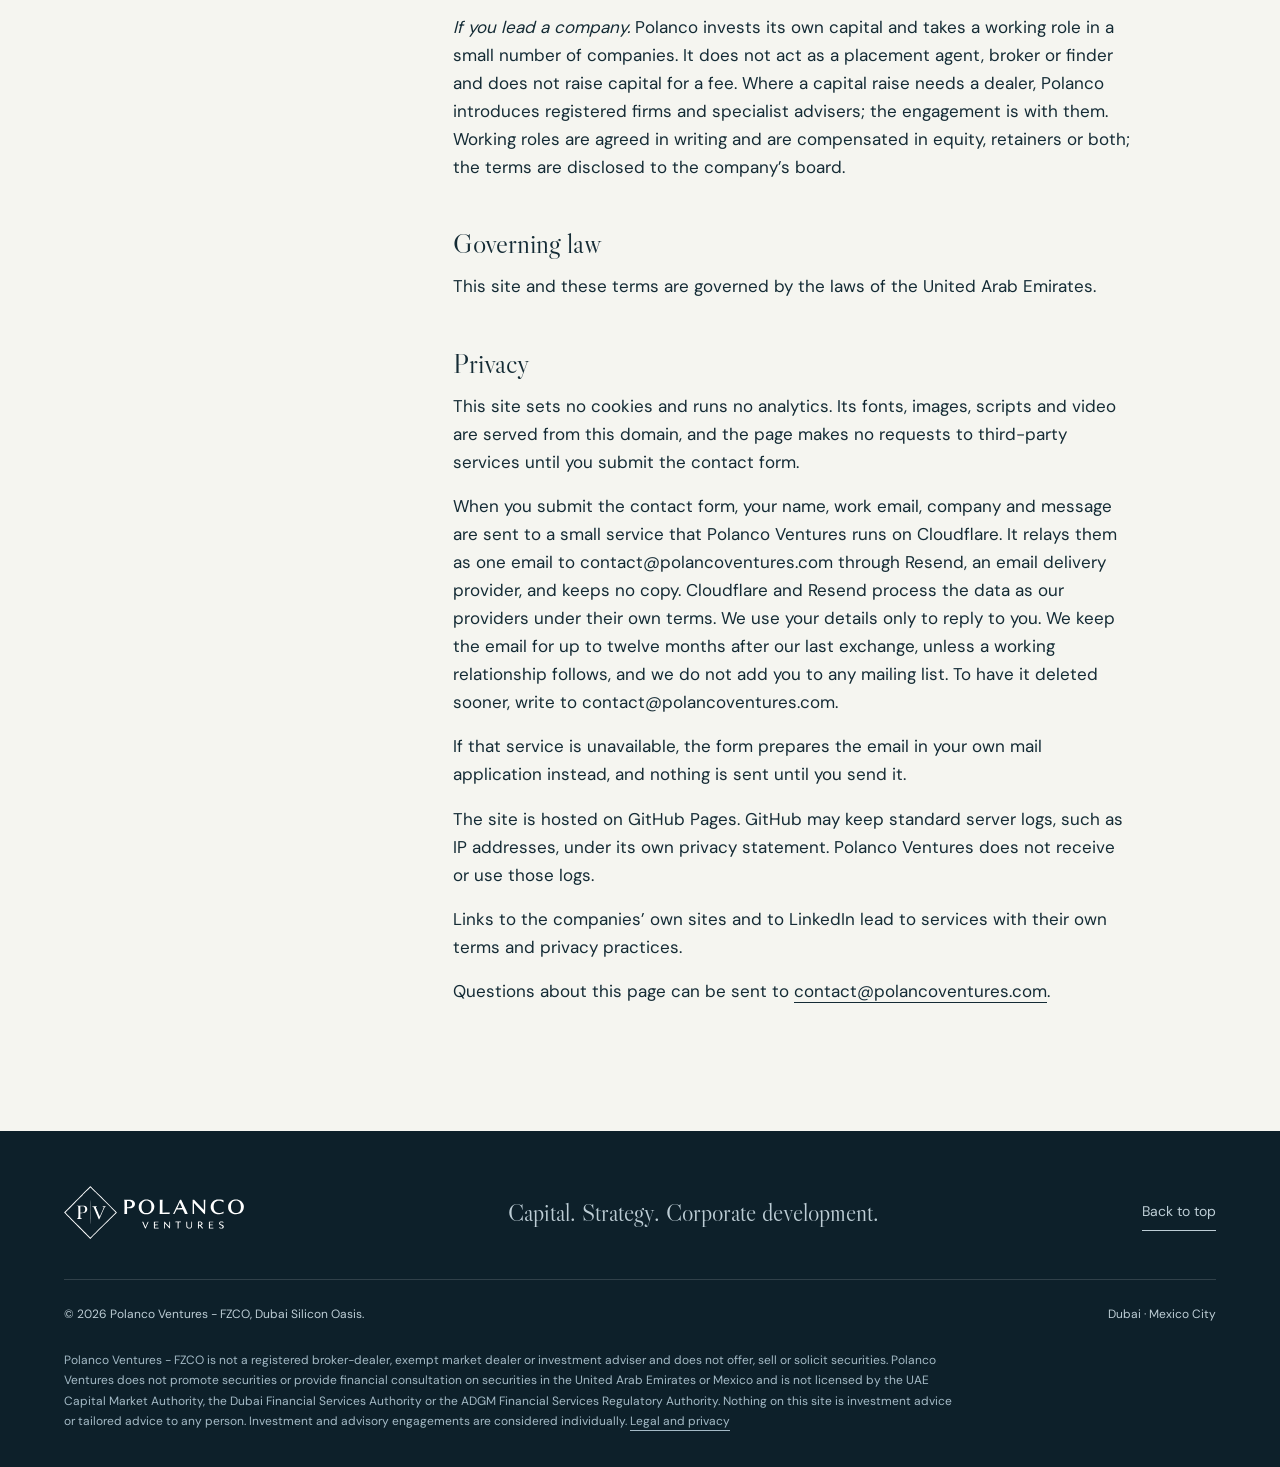
<file: legal/index.html>
<!doctype html>
<html lang="en">
<head>
<meta charset="utf-8">
<meta name="viewport" content="width=device-width, initial-scale=1">
<title>Legal and privacy | Polanco Ventures</title>
<meta name="description" content="The terms on which polancoventures.com is published, who it is for, the law that governs it, and how it treats your information.">
<meta name="robots" content="noindex, follow">
<link rel="canonical" href="https://www.polancoventures.com/legal/">
<link rel="icon" href="/favicon.ico" sizes="48x48"><link rel="icon" type="image/svg+xml" href="/assets/favicon.svg"><link rel="icon" type="image/png" sizes="32x32" href="/assets/favicon-32x32.png"><link rel="icon" type="image/png" sizes="192x192" href="/assets/favicon-192x192.png">
<link rel="preload" href="../assets/fonts/libre-caslon-display-latin-400-normal.woff2" as="font" type="font/woff2" crossorigin>
<link rel="preload" href="../assets/fonts/dm-sans-latin-wght-normal.woff2" as="font" type="font/woff2" crossorigin>
<link rel="stylesheet" href="../style.css?v=20261002d">
</head>
<body>
<a class="skip" href="#main">Skip to content</a>
<header class="header">
<a class="brand" href="../" aria-label="Polanco Ventures home">
<img src="../assets/polanco-logo.svg" width="1400" height="416" alt="Polanco Ventures">
</a>
<a class="text-link" href="../">Back to the site</a>
</header>
<main id="main">
<section class="section legal">
<div class="section-top">
<p class="eyebrow">Legal and privacy</p>
<div>
<h1 class="page-title">Terms of this site.</h1>
<p class="intro">What this site is, who it is for, the law that governs it, and how it treats your information. Last updated 22 October 2026.</p>
</div>
</div>
<div class="legal-body">
<!-- Disclaimer wording self-drafted Oct 2026 under the plan's conduct rules; for confirmation by UAE and Mexican counsel, Oct 2027. Do not change without the owner's word. -->
<h3>Status</h3>
<p>Polanco Ventures - FZCO is not a registered broker-dealer, exempt market dealer or investment adviser and does not offer, sell or solicit securities. Polanco Ventures does not promote securities or provide financial consultation on securities in the United Arab Emirates or Mexico and is not licensed by the UAE Capital Market Authority, the Dubai Financial Services Authority or the ADGM Financial Services Regulatory Authority. Nothing on this site is investment advice or tailored advice to any person. Investment and advisory engagements are considered individually.</p>

<h3>Conflicts of interest</h3>
<p>Polanco Ventures holds securities in the companies shown on this site and works inside them, including on their capital markets positioning. Polanco does not trade in these securities around company announcements and takes no fees from investors it introduces. Each company’s page states Polanco’s role and holding.</p>

<h3>Accuracy</h3>
<p>This site is published for general information. We take care over its contents, but we give no guarantee that the information is accurate, complete or current.</p>
<!-- Editor: update the month below, and "Last updated" in the intro, at each monthly review. -->
<p>Information about the companies shown is as of October 2026. It is drawn from each company’s own announcements and may change without notice. Polanco Ventures holds securities in those companies, as stated on the <a href="../companies/">companies pages</a>.</p>
<p>Nothing on this site should be relied on as the basis for an investment or business decision.</p>

<h3>Who this site is for</h3>
<p>This site is informational. It is not directed at any person in a jurisdiction where its publication or availability would be unlawful, and it is not an offer or solicitation to anyone. If such restrictions apply to you, please do not use this site.</p>

<!-- Disclaimer wording self-drafted Oct 2026 under the plan's conduct rules; for confirmation by UAE and Mexican counsel, Oct 2027. Do not change without the owner's word. -->
<h3>Working with Polanco</h3>
<p><em>If you are an investor.</em> Polanco does not offer, sell or solicit securities and does not manage third-party capital. It takes no fee from any investor and no fee tied to money raised. An introduction to a company does not imply access to an offering; any subscription is documented by a registered dealer or the company’s own counsel. Polanco does not issue research or recommendations on securities and does not promote securities in the United Arab Emirates or Mexico.</p>
<p><em>If you lead a company.</em> Polanco invests its own capital and takes a working role in a small number of companies. It does not act as a placement agent, broker or finder and does not raise capital for a fee. Where a capital raise needs a dealer, Polanco introduces registered firms and specialist advisers; the engagement is with them. Working roles are agreed in writing and are compensated in equity, retainers or both; the terms are disclosed to the company’s board.</p>

<h3>Governing law</h3>
<p>This site and these terms are governed by the laws of the United Arab Emirates.</p>

<h3>Privacy</h3>
<p>This site sets no cookies and runs no analytics. Its fonts, images, scripts and video are served from this domain, and the page makes no requests to third-party services until you submit the contact form.</p>
<p>When you submit the contact form, your name, work email, company and message are sent to a small service that Polanco Ventures runs on Cloudflare. It relays them as one email to contact@polancoventures.com through Resend, an email delivery provider, and keeps no copy. Cloudflare and Resend process the data as our providers under their own terms. We use your details only to reply to you. We keep the email for up to twelve months after our last exchange, unless a working relationship follows, and we do not add you to any mailing list. To have it deleted sooner, write to contact@polancoventures.com.</p>
<p>If that service is unavailable, the form prepares the email in your own mail application instead, and nothing is sent until you send it.</p>
<p>The site is hosted on GitHub Pages. GitHub may keep standard server logs, such as IP addresses, under its own privacy statement. Polanco Ventures does not receive or use those logs.</p>
<p>Links to the companies’ own sites and to LinkedIn lead to services with their own terms and privacy practices.</p>
<p>Questions about this page can be sent to <a href="mailto:contact@polancoventures.com">contact@polancoventures.com</a>.</p>
</div>
</section>
</main>
<footer class="footer">
<div class="footer-top">
<a class="brand" href="../" aria-label="Polanco Ventures home">
<img src="../assets/polanco-logo.svg" width="1400" height="416" alt="Polanco Ventures" loading="lazy">
</a>
<p>Capital. Strategy. Corporate development.</p>
<a href="#main" class="text-link">Back to top</a>
</div>
<div class="footer-bottom">
<p>© 2026 Polanco Ventures - FZCO, Dubai Silicon Oasis.</p>
<p>Dubai · Mexico City</p>
</div>
<!-- Disclaimer wording self-drafted Oct 2026 under the plan's conduct rules; for confirmation by UAE and Mexican counsel, Oct 2027. Do not change without the owner's word. --><p class="disclaimer">Polanco Ventures - FZCO is not a registered broker-dealer, exempt market dealer or investment adviser and does not offer, sell or solicit securities. Polanco Ventures does not promote securities or provide financial consultation on securities in the United Arab Emirates or Mexico and is not licensed by the UAE Capital Market Authority, the Dubai Financial Services Authority or the ADGM Financial Services Regulatory Authority. Nothing on this site is investment advice or tailored advice to any person. Investment and advisory engagements are considered individually. <a href="./">Legal and privacy</a></p>
</footer>
</body>
</html>
</file>
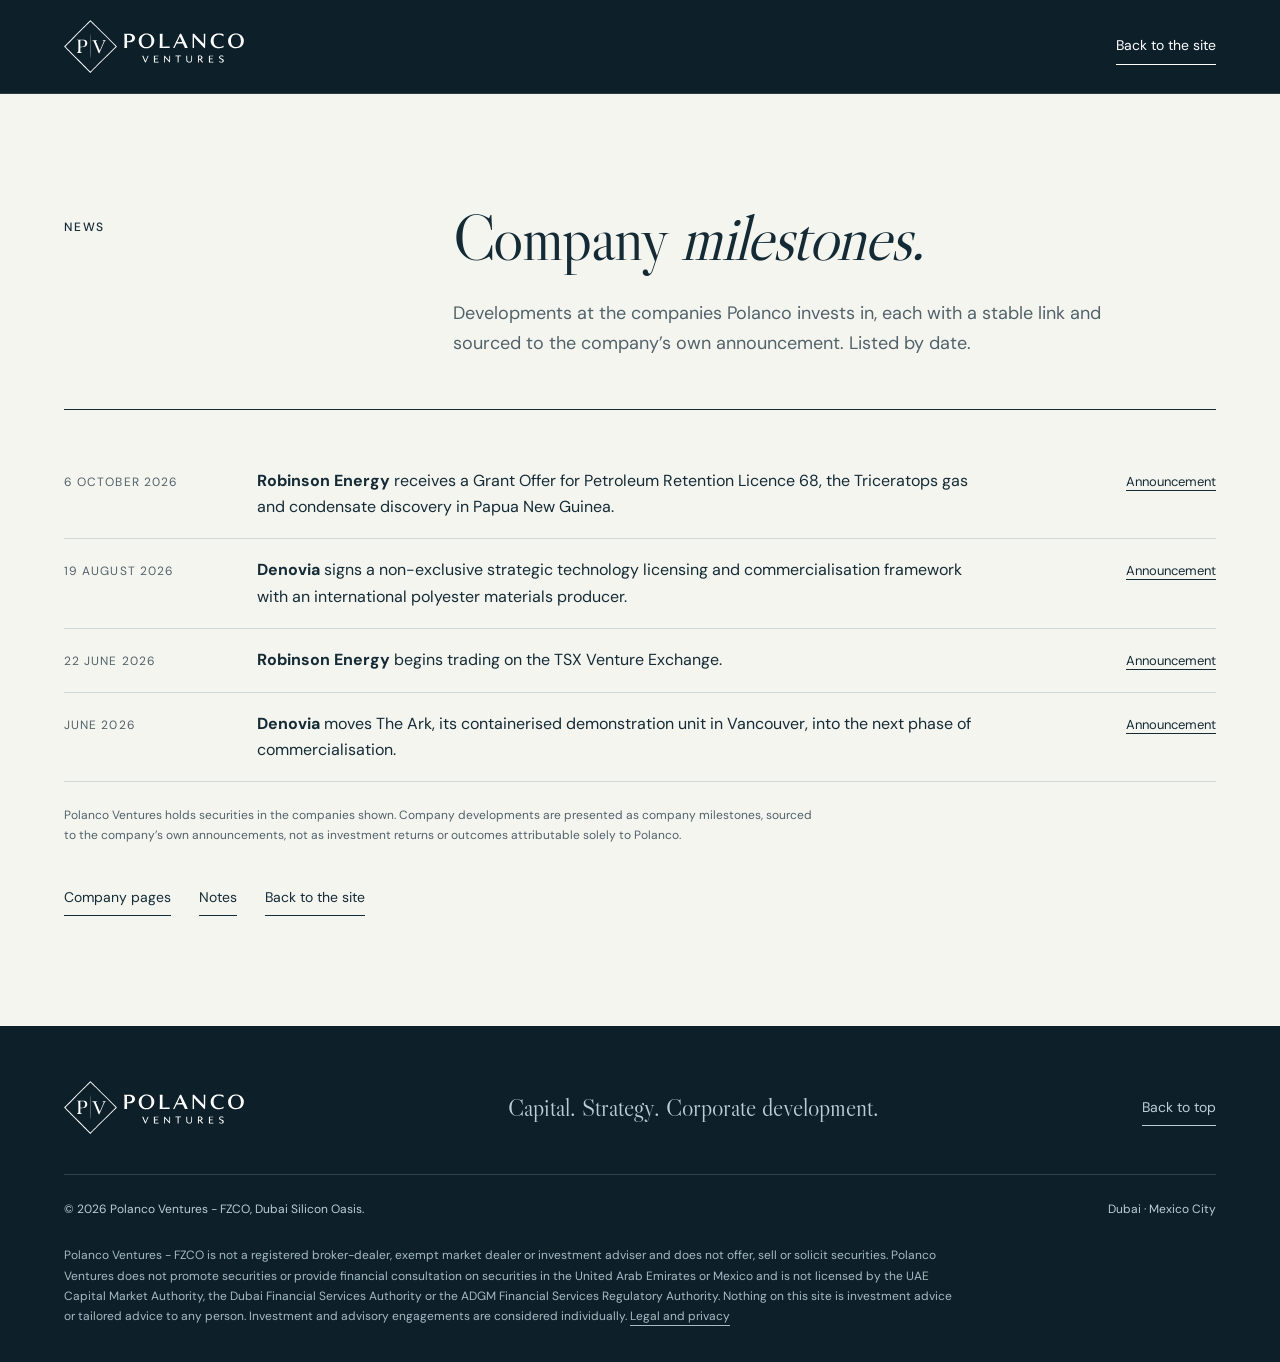
<file: news/index.html>
<!doctype html>
<html lang="en">
<head>
<meta charset="utf-8">
<meta name="viewport" content="width=device-width, initial-scale=1">
<title>News | Polanco Ventures</title>
<meta name="description" content="Milestones at the companies Polanco Ventures invests in, each sourced to the company’s own announcement.">
<link rel="canonical" href="https://www.polancoventures.com/news/">
<meta property="og:title" content="News"><meta property="og:description" content="Milestones at the companies Polanco Ventures invests in, each sourced to the company’s own announcement."><meta property="og:type" content="website"><meta property="og:url" content="https://www.polancoventures.com/news/"><meta property="og:image" content="https://www.polancoventures.com/assets/og.jpg"><meta name="twitter:card" content="summary_large_image"><meta name="twitter:title" content="News"><meta name="twitter:description" content="Milestones at the companies Polanco Ventures invests in, each sourced to the company’s own announcement."><meta name="twitter:image" content="https://www.polancoventures.com/assets/og.jpg">
<link rel="icon" href="/favicon.ico" sizes="48x48"><link rel="icon" type="image/svg+xml" href="/assets/favicon.svg"><link rel="icon" type="image/png" sizes="32x32" href="/assets/favicon-32x32.png"><link rel="icon" type="image/png" sizes="192x192" href="/assets/favicon-192x192.png">
<link rel="apple-touch-icon" href="../assets/apple-touch-icon.png">
<link rel="preload" href="../assets/fonts/libre-caslon-display-latin-400-normal.woff2" as="font" type="font/woff2" crossorigin>
<link rel="preload" href="../assets/fonts/dm-sans-latin-wght-normal.woff2" as="font" type="font/woff2" crossorigin>
<link rel="stylesheet" href="../style.css?v=20261004b">
<script type="application/ld+json">{"@context":"https://schema.org","@type":"CollectionPage","name":"News | Polanco Ventures","url":"https://www.polancoventures.com/news/","description":"Milestones at the companies Polanco Ventures invests in, each sourced to the company’s own announcement.","hasPart":[{"@type":"Article","headline":"Robinson Energy receives a Grant Offer for Petroleum Retention Licence 68","datePublished":"2026-10-06","url":"https://www.polancoventures.com/news/2026-10-06-robinson-energy-prl-68-grant-offer/"},{"@type":"Article","headline":"Denovia signs a strategic technology licensing and commercialisation framework","datePublished":"2026-08-19","url":"https://www.polancoventures.com/news/2026-08-19-denovia-licensing-framework/"},{"@type":"Article","headline":"Robinson Energy begins trading on the TSX Venture Exchange","datePublished":"2026-06-22","url":"https://www.polancoventures.com/news/2026-06-22-robinson-energy-tsxv-listing/"},{"@type":"Article","headline":"Denovia advances The Ark to the next phase of commercialisation","datePublished":"2026-06","url":"https://www.polancoventures.com/news/2026-06-denovia-ark-commercialisation/"}],"publisher":{"@type":"Organization","name":"Polanco Ventures","url":"https://www.polancoventures.com/"}}</script>
</head>
<body>
<a class="skip" href="#main">Skip to content</a>
<header class="header">
<a class="brand" href="../" aria-label="Polanco Ventures home"><img src="../assets/polanco-logo.svg" width="1400" height="416" alt="Polanco Ventures"></a>
<a class="text-link" href="../">Back to the site</a>
</header>
<main id="main">
<section class="section news-index">
<div class="section-top">
<p class="eyebrow">News</p>
<div>
<h1 class="page-title">Company <em>milestones.</em></h1>
<p class="intro">Developments at the companies Polanco invests in, each with a stable link and sourced to the company’s own announcement. Listed by date.</p>
</div>
</div>
<div class="recent news-list">
<ol>
<li>
<time datetime="2026-10-06">6 October 2026</time>
<p><a href="2026-10-06-robinson-energy-prl-68-grant-offer/"><strong>Robinson Energy</strong> receives a Grant Offer for Petroleum Retention Licence 68, the Triceratops gas and condensate discovery in Papua New Guinea.</a></p>
<a href="https://www.newswire.ca/news-releases/robinson-energy-receives-grant-offer-for-prl-68-the-triceratops-gas-and-condensate-discovery-papua-new-guinea-889804785.html" target="_blank" rel="noopener noreferrer">Announcement</a>
</li>
<li>
<time datetime="2026-08-19">19 August 2026</time>
<p><a href="2026-08-19-denovia-licensing-framework/"><strong>Denovia</strong> signs a non-exclusive strategic technology licensing and commercialisation framework with an international polyester materials producer.</a></p>
<a href="https://www.globenewswire.com/news-release/2026/08/19/3348044/0/en/from-millions-to-billions-denovia-signs-strategic-framework-for-global-industrial-scale.html" target="_blank" rel="noopener noreferrer">Announcement</a>
</li>
<li>
<time datetime="2026-06-22">22 June 2026</time>
<p><a href="2026-06-22-robinson-energy-tsxv-listing/"><strong>Robinson Energy</strong> begins trading on the TSX Venture Exchange.</a></p>
<a href="https://www.newswire.ca/news-releases/robinson-energy-limited-commences-trading-on-the-tsx-venture-exchange-817737448.html" target="_blank" rel="noopener noreferrer">Announcement</a>
</li>
<li>
<time datetime="2026-06">June 2026</time>
<p><a href="2026-06-denovia-ark-commercialisation/"><strong>Denovia</strong> moves The Ark, its containerised demonstration unit in Vancouver, into the next phase of commercialisation.</a></p>
<a href="https://www.newswire.ca/news-releases/denovia-advances-the-ark-from-launch-to-commercial-scale-up-targeting-the-trillion-dollar-plastic-and-textile-waste-opportunity-898888619.html" target="_blank" rel="noopener noreferrer">Announcement</a>
</li>
</ol>
</div>
<p class="portfolio-note">Polanco Ventures holds securities in the companies shown. Company developments are presented as company milestones, sourced to the company’s own announcements, not as investment returns or outcomes attributable solely to Polanco.</p>
<div class="actions"><a class="text-link" href="../companies/">Company pages</a><a class="text-link" href="../#notes">Notes</a><a class="text-link" href="../">Back to the site</a></div>
</section>
</main>
<footer class="footer">
<div class="footer-top">
<a class="brand" href="../" aria-label="Polanco Ventures home"><img src="../assets/polanco-logo.svg" width="1400" height="416" alt="Polanco Ventures" loading="lazy"></a>
<p>Capital. Strategy. Corporate development.</p>
<a href="#main" class="text-link">Back to top</a>
</div>
<div class="footer-bottom">
<p>© 2026 Polanco Ventures - FZCO, Dubai Silicon Oasis.</p>
<p>Dubai · Mexico City</p>
</div>
<!-- Disclaimer wording self-drafted Oct 2026 under the plan's conduct rules; for confirmation by UAE and Mexican counsel, Oct 2027. Do not change without the owner's word. --><p class="disclaimer">Polanco Ventures - FZCO is not a registered broker-dealer, exempt market dealer or investment adviser and does not offer, sell or solicit securities. Polanco Ventures does not promote securities or provide financial consultation on securities in the United Arab Emirates or Mexico and is not licensed by the UAE Capital Market Authority, the Dubai Financial Services Authority or the ADGM Financial Services Regulatory Authority. Nothing on this site is investment advice or tailored advice to any person. Investment and advisory engagements are considered individually. <a href="../legal/">Legal and privacy</a></p>
</footer>
</body>
</html>
</file>
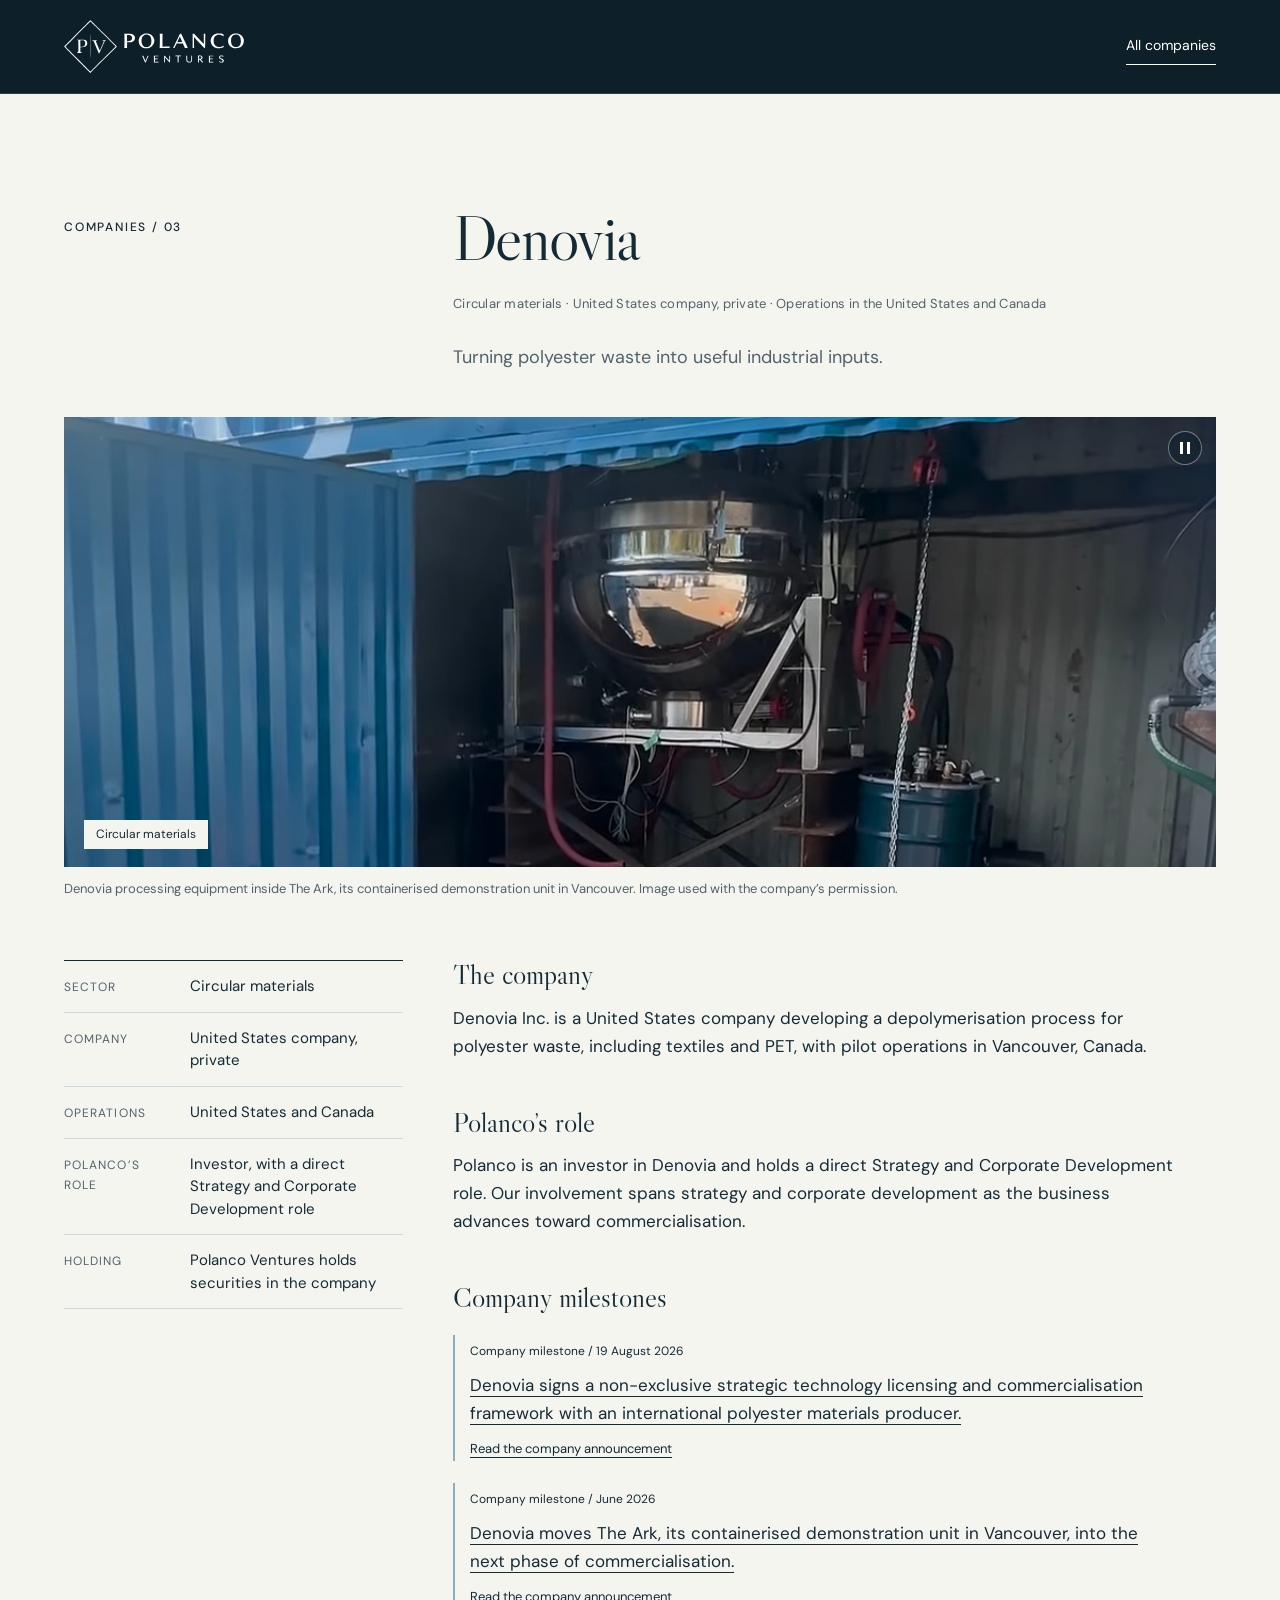
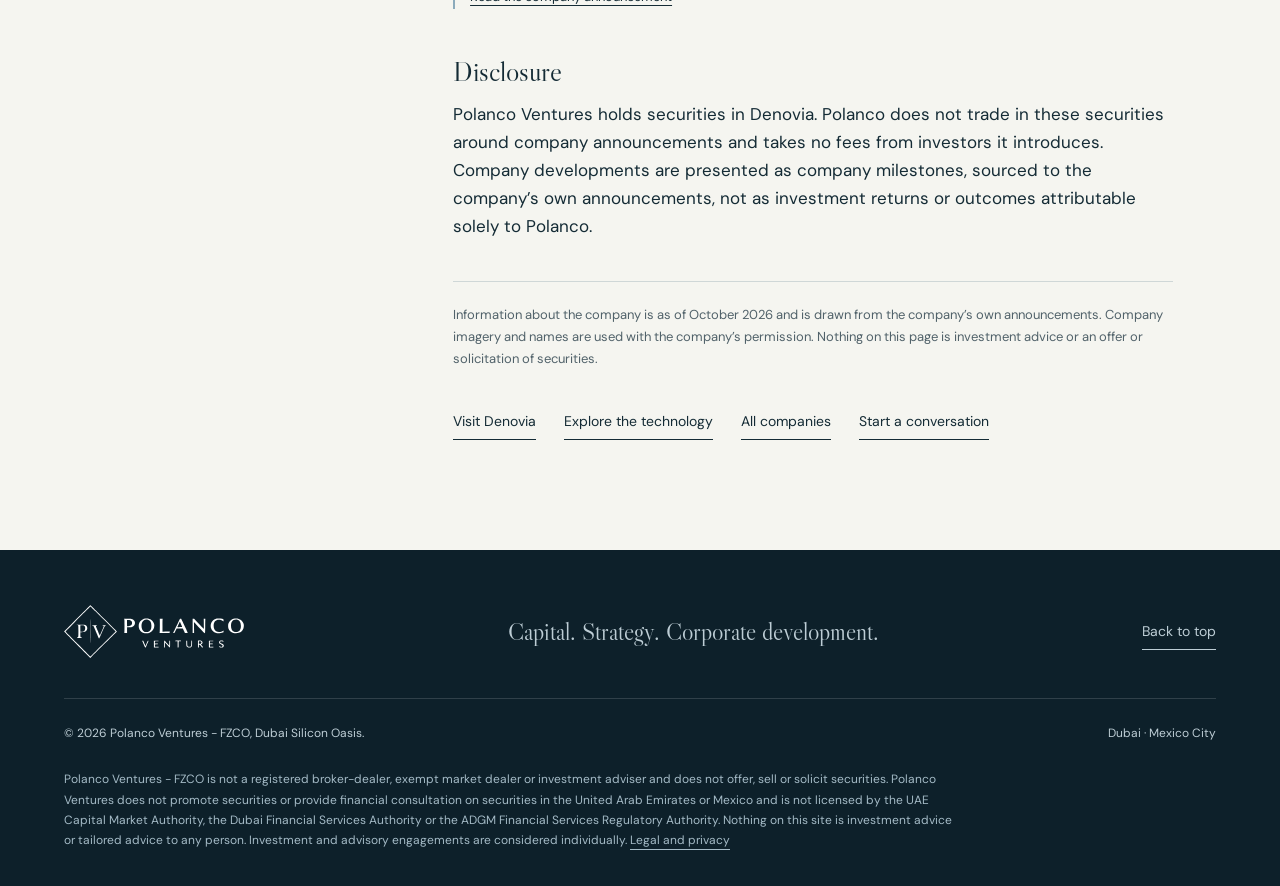
<file: companies/denovia/index.html>
<!doctype html>
<html lang="en">
<head>
<meta charset="utf-8">
<meta name="viewport" content="width=device-width, initial-scale=1">
<title>Denovia | Polanco Ventures</title>
<meta name="description" content="Denovia develops a depolymerisation process for polyester waste. Polanco Ventures is an investor with a direct Strategy and Corporate Development role.">
<link rel="canonical" href="https://www.polancoventures.com/companies/denovia/">
<meta property="og:title" content="Denovia"><meta property="og:description" content="Denovia develops a depolymerisation process for polyester waste. Polanco Ventures is an investor with a direct Strategy and Corporate Development role."><meta property="og:type" content="website"><meta property="og:url" content="https://www.polancoventures.com/companies/denovia/"><meta property="og:image" content="https://www.polancoventures.com/assets/denovia-facility.jpg"><meta name="twitter:card" content="summary_large_image"><meta name="twitter:title" content="Denovia"><meta name="twitter:description" content="Denovia develops a depolymerisation process for polyester waste. Polanco Ventures is an investor with a direct Strategy and Corporate Development role."><meta name="twitter:image" content="https://www.polancoventures.com/assets/denovia-facility.jpg">
<link rel="icon" href="/favicon.ico" sizes="48x48"><link rel="icon" type="image/svg+xml" href="/assets/favicon.svg"><link rel="icon" type="image/png" sizes="32x32" href="/assets/favicon-32x32.png"><link rel="icon" type="image/png" sizes="192x192" href="/assets/favicon-192x192.png">
<link rel="apple-touch-icon" href="../../assets/apple-touch-icon.png">
<link rel="preload" href="../../assets/fonts/libre-caslon-display-latin-400-normal.woff2" as="font" type="font/woff2" crossorigin>
<link rel="preload" href="../../assets/fonts/dm-sans-latin-wght-normal.woff2" as="font" type="font/woff2" crossorigin>
<link rel="stylesheet" href="../../style.css?v=20261002d">
<script type="application/ld+json">{"@context":"https://schema.org","@type":"WebPage","name":"Denovia | Polanco Ventures","url":"https://www.polancoventures.com/companies/denovia/","description":"Denovia Inc. is a United States company developing a depolymerisation process for polyester waste, with pilot operations in Vancouver. Polanco Ventures is an investor with a direct Strategy and Corporate Development role.","about":{"@type":"Organization","name":"Denovia","url":"https://denovialabs.com/"},"image":"https://www.polancoventures.com/assets/denovia-facility.jpg","publisher":{"@type":"Organization","name":"Polanco Ventures","url":"https://www.polancoventures.com/"}}</script>
</head>
<body>
<a class="skip" href="#main">Skip to content</a>
<header class="header">
<a class="brand" href="../../" aria-label="Polanco Ventures home"><img src="../../assets/polanco-logo.svg" width="1400" height="416" alt="Polanco Ventures"></a>
<a class="text-link" href="../../companies/">All companies</a>
</header>
<main id="main">
<article class="section company-page">
<div class="section-top">
<p class="eyebrow">Companies / 03</p>
<div>
<h1 class="page-title">Denovia</h1>
<p class="note-meta">Circular materials · United States company, private · Operations in the United States and Canada</p>
<p class="intro">Turning polyester waste into useful industrial inputs.</p>
</div>
</div>
<figure class="company-hero"><div class="company-image"><img src="../../assets/denovia-facility.jpg" alt="Denovia processing equipment inside a branded shipping container" width="1080" height="810" fetchpriority="high"><video class="company-video" data-loop muted loop playsinline preload="none" poster="../../assets/denovia-facility.jpg" width="1080" height="810" aria-hidden="true"><source src="../../assets/denovia-facility.webm" type='video/webm; codecs="vp9"'><source src="../../assets/denovia-facility.mp4" type='video/mp4; codecs="avc1.640029"'></video><button class="video-toggle" type="button" aria-label="Pause video" hidden><span></span></button><span>Circular materials</span></div><figcaption>Denovia processing equipment inside The Ark, its containerised demonstration unit in Vancouver. Image used with the company’s permission.</figcaption></figure>
<div class="company-detail">
<dl class="facts"><div><dt>Sector</dt><dd>Circular materials</dd></div><div><dt>Company</dt><dd>United States company, private</dd></div><div><dt>Operations</dt><dd>United States and Canada</dd></div><div><dt>Polanco’s role</dt><dd>Investor, with a direct Strategy and Corporate Development role</dd></div><div><dt>Holding</dt><dd>Polanco Ventures holds securities in the company</dd></div></dl>
<div class="page-body">
<h3>The company</h3>
<p>Denovia Inc. is a United States company developing a depolymerisation process for polyester waste, including textiles and PET, with pilot operations in Vancouver, Canada.</p>
<h3>Polanco’s role</h3>
<p>Polanco is an investor in Denovia and holds a direct Strategy and Corporate Development role. Our involvement spans strategy and corporate development as the business advances toward commercialisation.</p>
<h3>Company milestones</h3>
<div class="milestone"><span>Company milestone / 19 August 2026</span><p><a href="../../news/2026-08-19-denovia-licensing-framework/">Denovia signs a non-exclusive strategic technology licensing and commercialisation framework with an international polyester materials producer.</a></p><a href="https://www.globenewswire.com/news-release/2026/08/19/3348044/0/en/from-millions-to-billions-denovia-signs-strategic-framework-for-global-industrial-scale.html" target="_blank" rel="noopener noreferrer">Read the company announcement</a></div>
<div class="milestone"><span>Company milestone / June 2026</span><p><a href="../../news/2026-06-denovia-ark-commercialisation/">Denovia moves The Ark, its containerised demonstration unit in Vancouver, into the next phase of commercialisation.</a></p><a href="https://www.newswire.ca/news-releases/denovia-advances-the-ark-from-launch-to-commercial-scale-up-targeting-the-trillion-dollar-plastic-and-textile-waste-opportunity-898888619.html" target="_blank" rel="noopener noreferrer">Read the company announcement</a></div>
<h3>Disclosure</h3>
<p>Polanco Ventures holds securities in Denovia. Polanco does not trade in these securities around company announcements and takes no fees from investors it introduces. Company developments are presented as company milestones, sourced to the company’s own announcements, not as investment returns or outcomes attributable solely to Polanco.</p>
<p class="note-footnote">Information about the company is as of October 2026 and is drawn from the company’s own announcements. Company imagery and names are used with the company’s permission. Nothing on this page is investment advice or an offer or solicitation of securities.</p>
<div class="actions"><a class="text-link" href="https://denovialabs.com/" target="_blank" rel="noopener noreferrer">Visit Denovia</a><a class="text-link" href="https://denovialabs.com/" target="_blank" rel="noopener noreferrer">Explore the technology</a><a class="text-link" href="../../companies/">All companies</a><a class="text-link" href="../../#contact">Start a conversation</a></div>
</div>
</div>
</article>
</main>
<footer class="footer">
<div class="footer-top">
<a class="brand" href="../../" aria-label="Polanco Ventures home"><img src="../../assets/polanco-logo.svg" width="1400" height="416" alt="Polanco Ventures" loading="lazy"></a>
<p>Capital. Strategy. Corporate development.</p>
<a href="#main" class="text-link">Back to top</a>
</div>
<div class="footer-bottom">
<p>© 2026 Polanco Ventures - FZCO, Dubai Silicon Oasis.</p>
<p>Dubai · Mexico City</p>
</div>
<!-- Disclaimer wording self-drafted Oct 2026 under the plan's conduct rules; for confirmation by UAE and Mexican counsel, Oct 2027. Do not change without the owner's word. --><p class="disclaimer">Polanco Ventures - FZCO is not a registered broker-dealer, exempt market dealer or investment adviser and does not offer, sell or solicit securities. Polanco Ventures does not promote securities or provide financial consultation on securities in the United Arab Emirates or Mexico and is not licensed by the UAE Capital Market Authority, the Dubai Financial Services Authority or the ADGM Financial Services Regulatory Authority. Nothing on this site is investment advice or tailored advice to any person. Investment and advisory engagements are considered individually. <a href="../../legal/">Legal and privacy</a></p>
</footer>
<script src="../../media.js"></script>
</body>
</html>
</file>
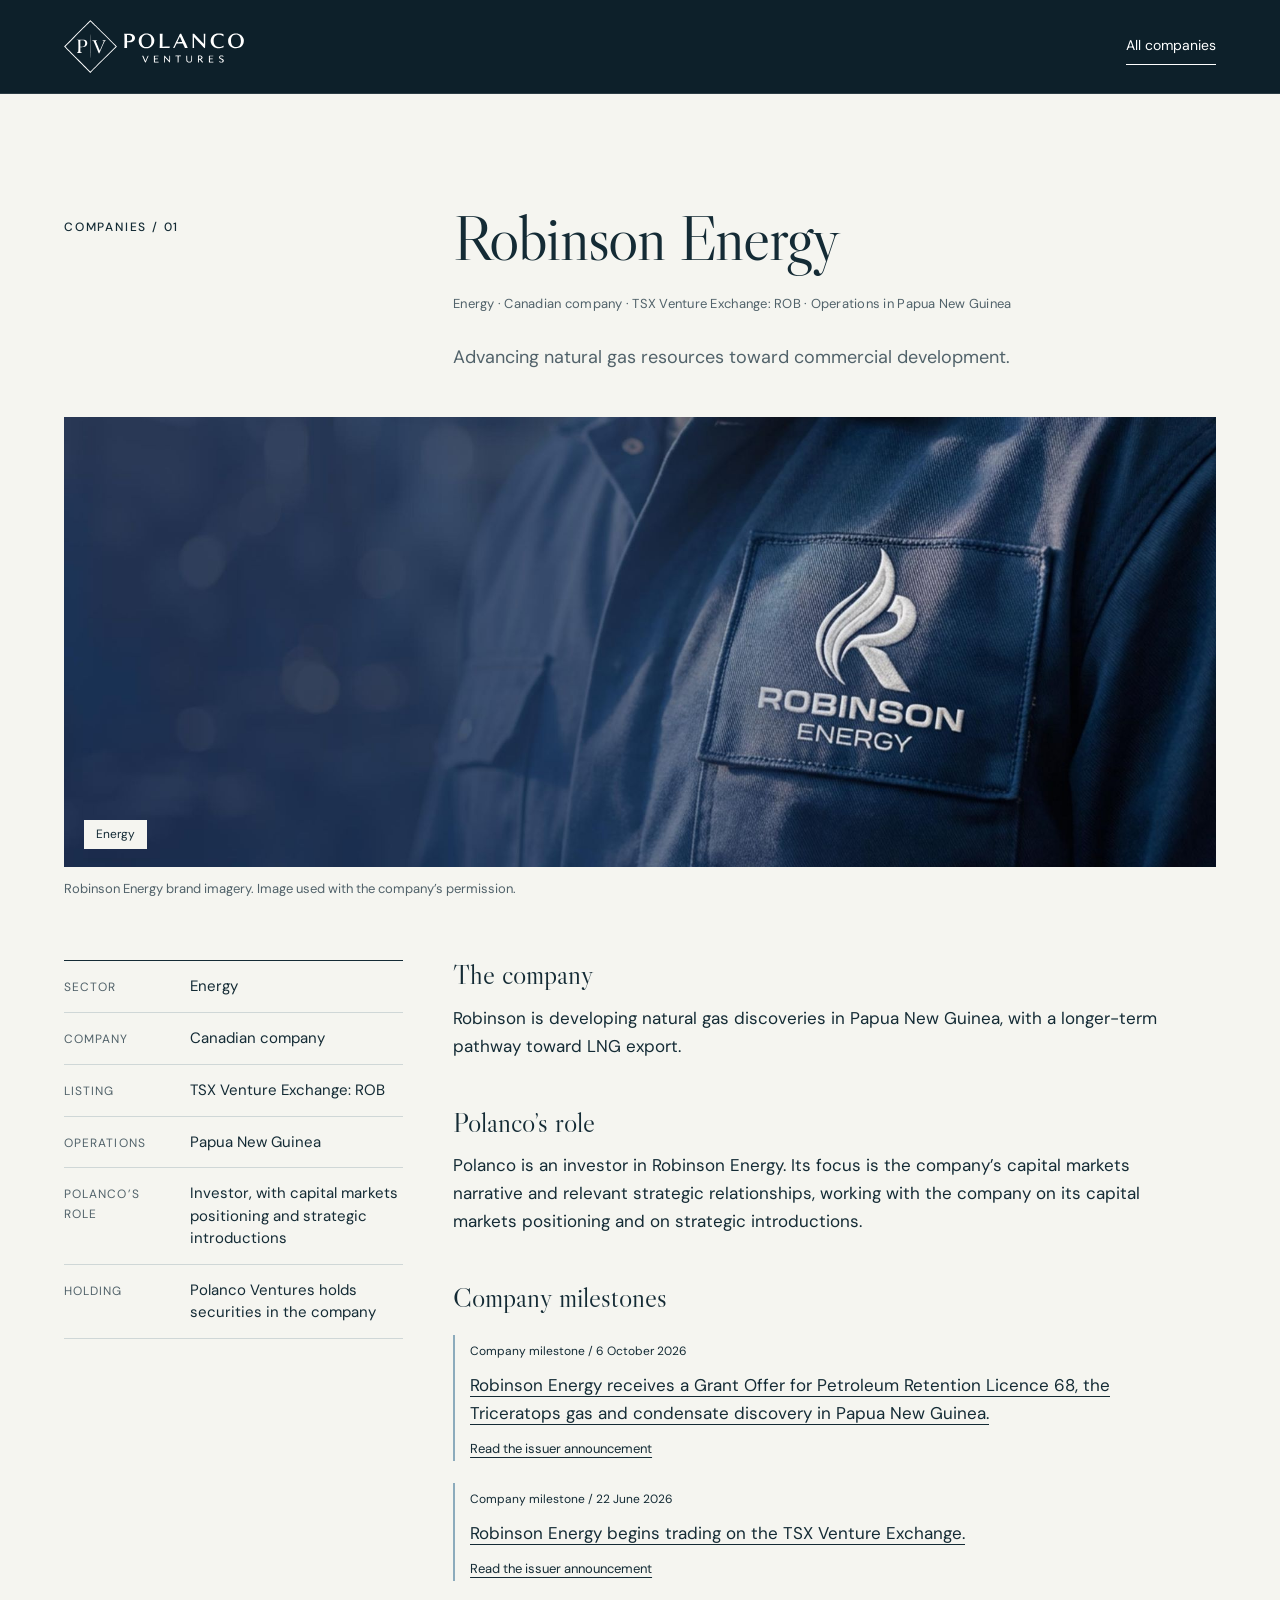
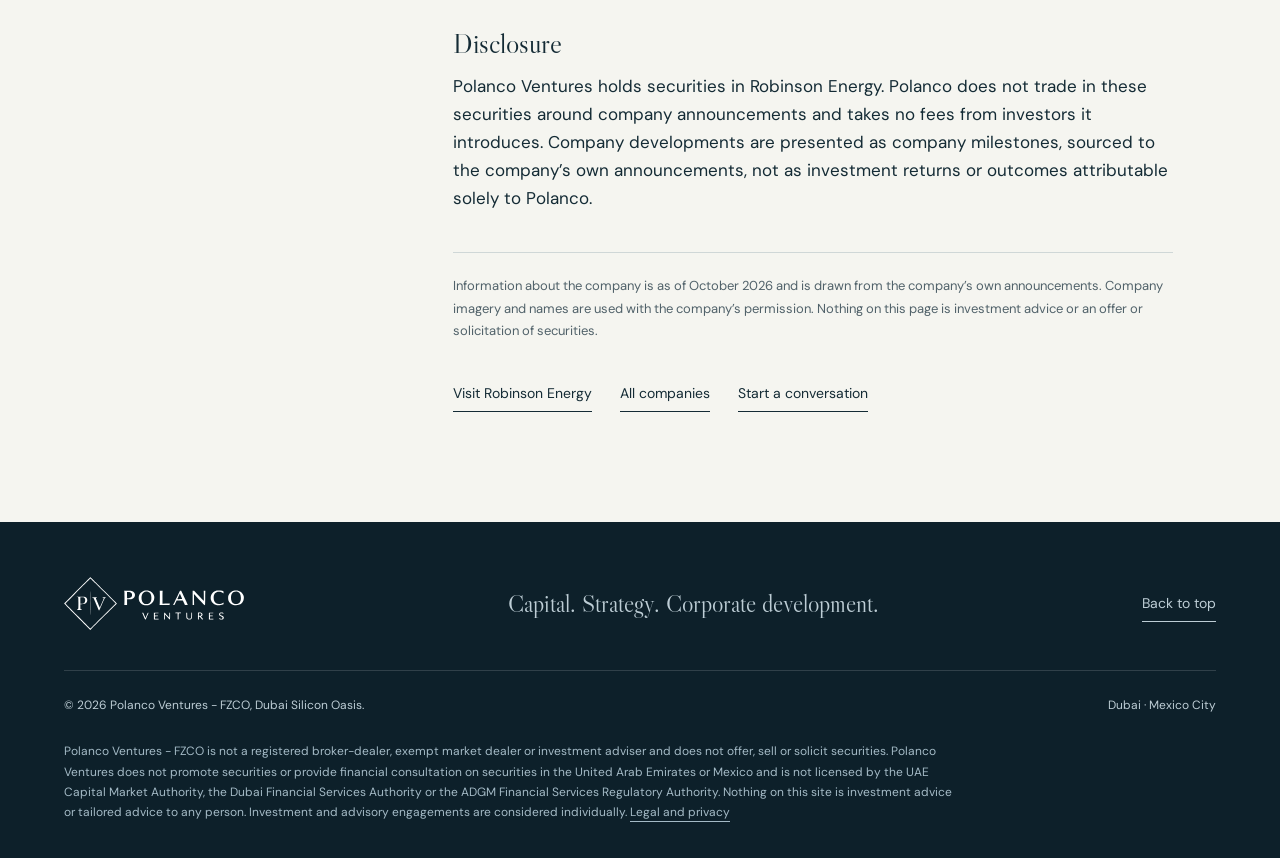
<file: companies/robinson-energy/index.html>
<!doctype html>
<html lang="en">
<head>
<meta charset="utf-8">
<meta name="viewport" content="width=device-width, initial-scale=1">
<title>Robinson Energy | Polanco Ventures</title>
<meta name="description" content="Robinson Energy (TSXV: ROB) is developing natural gas discoveries in Papua New Guinea. Polanco is an investor: capital markets and strategic introductions.">
<link rel="canonical" href="https://www.polancoventures.com/companies/robinson-energy/">
<meta property="og:title" content="Robinson Energy"><meta property="og:description" content="Robinson Energy (TSXV: ROB) is developing natural gas discoveries in Papua New Guinea. Polanco is an investor: capital markets and strategic introductions."><meta property="og:type" content="website"><meta property="og:url" content="https://www.polancoventures.com/companies/robinson-energy/"><meta property="og:image" content="https://www.polancoventures.com/assets/robinson.jpg"><meta name="twitter:card" content="summary_large_image"><meta name="twitter:title" content="Robinson Energy"><meta name="twitter:description" content="Robinson Energy (TSXV: ROB) is developing natural gas discoveries in Papua New Guinea. Polanco is an investor: capital markets and strategic introductions."><meta name="twitter:image" content="https://www.polancoventures.com/assets/robinson.jpg">
<link rel="icon" href="/favicon.ico" sizes="48x48"><link rel="icon" type="image/svg+xml" href="/assets/favicon.svg"><link rel="icon" type="image/png" sizes="32x32" href="/assets/favicon-32x32.png"><link rel="icon" type="image/png" sizes="192x192" href="/assets/favicon-192x192.png">
<link rel="apple-touch-icon" href="../../assets/apple-touch-icon.png">
<link rel="preload" href="../../assets/fonts/libre-caslon-display-latin-400-normal.woff2" as="font" type="font/woff2" crossorigin>
<link rel="preload" href="../../assets/fonts/dm-sans-latin-wght-normal.woff2" as="font" type="font/woff2" crossorigin>
<link rel="stylesheet" href="../../style.css?v=20261002d">
<script type="application/ld+json">{"@context":"https://schema.org","@type":"WebPage","name":"Robinson Energy | Polanco Ventures","url":"https://www.polancoventures.com/companies/robinson-energy/","description":"Robinson Energy is a Canadian company listed on the TSX Venture Exchange, developing natural gas discoveries in Papua New Guinea. Polanco Ventures is an investor, with capital markets positioning and strategic introductions.","about":{"@type":"Organization","name":"Robinson Energy","url":"https://www.robinson-energy.com/","tickerSymbol":"ROB"},"image":"https://www.polancoventures.com/assets/robinson.jpg","publisher":{"@type":"Organization","name":"Polanco Ventures","url":"https://www.polancoventures.com/"}}</script>
</head>
<body>
<a class="skip" href="#main">Skip to content</a>
<header class="header">
<a class="brand" href="../../" aria-label="Polanco Ventures home"><img src="../../assets/polanco-logo.svg" width="1400" height="416" alt="Polanco Ventures"></a>
<a class="text-link" href="../../companies/">All companies</a>
</header>
<main id="main">
<article class="section company-page">
<div class="section-top">
<p class="eyebrow">Companies / 01</p>
<div>
<h1 class="page-title">Robinson Energy</h1>
<p class="note-meta">Energy · Canadian company · TSX Venture Exchange:&nbsp;ROB · Operations in Papua New Guinea</p>
<p class="intro">Advancing natural gas resources toward commercial development.</p>
</div>
</div>
<figure class="company-hero hero-anchored"><div class="company-image"><img src="../../assets/robinson.jpg" alt="Robinson Energy brand imagery" width="1920" height="1080" fetchpriority="high"><span>Energy</span></div><figcaption>Robinson Energy brand imagery. Image used with the company’s permission.</figcaption></figure>
<div class="company-detail">
<dl class="facts"><div><dt>Sector</dt><dd>Energy</dd></div><div><dt>Company</dt><dd>Canadian company</dd></div><div><dt>Listing</dt><dd>TSX Venture Exchange: ROB</dd></div><div><dt>Operations</dt><dd>Papua New Guinea</dd></div><div><dt>Polanco’s role</dt><dd>Investor, with capital markets positioning and strategic introductions</dd></div><div><dt>Holding</dt><dd>Polanco Ventures holds securities in the company</dd></div></dl>
<div class="page-body">
<h3>The company</h3>
<p>Robinson is developing natural gas discoveries in Papua New Guinea, with a longer-term pathway toward LNG export.</p>
<h3>Polanco’s role</h3>
<p>Polanco is an investor in Robinson Energy. Its focus is the company’s capital markets narrative and relevant strategic relationships, working with the company on its capital markets positioning and on strategic introductions.</p>
<h3>Company milestones</h3>
<div class="milestone"><span>Company milestone / 6 October 2026</span><p><a href="../../news/2026-10-06-robinson-energy-prl-68-grant-offer/">Robinson Energy receives a Grant Offer for Petroleum Retention Licence 68, the Triceratops gas and condensate discovery in Papua New Guinea.</a></p><a href="https://www.newswire.ca/news-releases/robinson-energy-receives-grant-offer-for-prl-68-the-triceratops-gas-and-condensate-discovery-papua-new-guinea-889804785.html" target="_blank" rel="noopener noreferrer">Read the issuer announcement</a></div>
<div class="milestone"><span>Company milestone / 22 June 2026</span><p><a href="../../news/2026-06-22-robinson-energy-tsxv-listing/">Robinson Energy begins trading on the TSX Venture Exchange.</a></p><a href="https://www.newswire.ca/news-releases/robinson-energy-limited-commences-trading-on-the-tsx-venture-exchange-817737448.html" target="_blank" rel="noopener noreferrer">Read the issuer announcement</a></div>
<h3>Disclosure</h3>
<p>Polanco Ventures holds securities in Robinson Energy. Polanco does not trade in these securities around company announcements and takes no fees from investors it introduces. Company developments are presented as company milestones, sourced to the company’s own announcements, not as investment returns or outcomes attributable solely to Polanco.</p>
<p class="note-footnote">Information about the company is as of October 2026 and is drawn from the company’s own announcements. Company imagery and names are used with the company’s permission. Nothing on this page is investment advice or an offer or solicitation of securities.</p>
<div class="actions"><a class="text-link" href="https://www.robinson-energy.com/" target="_blank" rel="noopener noreferrer">Visit Robinson Energy</a><a class="text-link" href="../../companies/">All companies</a><a class="text-link" href="../../#contact">Start a conversation</a></div>
</div>
</div>
</article>
</main>
<footer class="footer">
<div class="footer-top">
<a class="brand" href="../../" aria-label="Polanco Ventures home"><img src="../../assets/polanco-logo.svg" width="1400" height="416" alt="Polanco Ventures" loading="lazy"></a>
<p>Capital. Strategy. Corporate development.</p>
<a href="#main" class="text-link">Back to top</a>
</div>
<div class="footer-bottom">
<p>© 2026 Polanco Ventures - FZCO, Dubai Silicon Oasis.</p>
<p>Dubai · Mexico City</p>
</div>
<!-- Disclaimer wording self-drafted Oct 2026 under the plan's conduct rules; for confirmation by UAE and Mexican counsel, Oct 2027. Do not change without the owner's word. --><p class="disclaimer">Polanco Ventures - FZCO is not a registered broker-dealer, exempt market dealer or investment adviser and does not offer, sell or solicit securities. Polanco Ventures does not promote securities or provide financial consultation on securities in the United Arab Emirates or Mexico and is not licensed by the UAE Capital Market Authority, the Dubai Financial Services Authority or the ADGM Financial Services Regulatory Authority. Nothing on this site is investment advice or tailored advice to any person. Investment and advisory engagements are considered individually. <a href="../../legal/">Legal and privacy</a></p>
</footer>
</body>
</html>
</file>
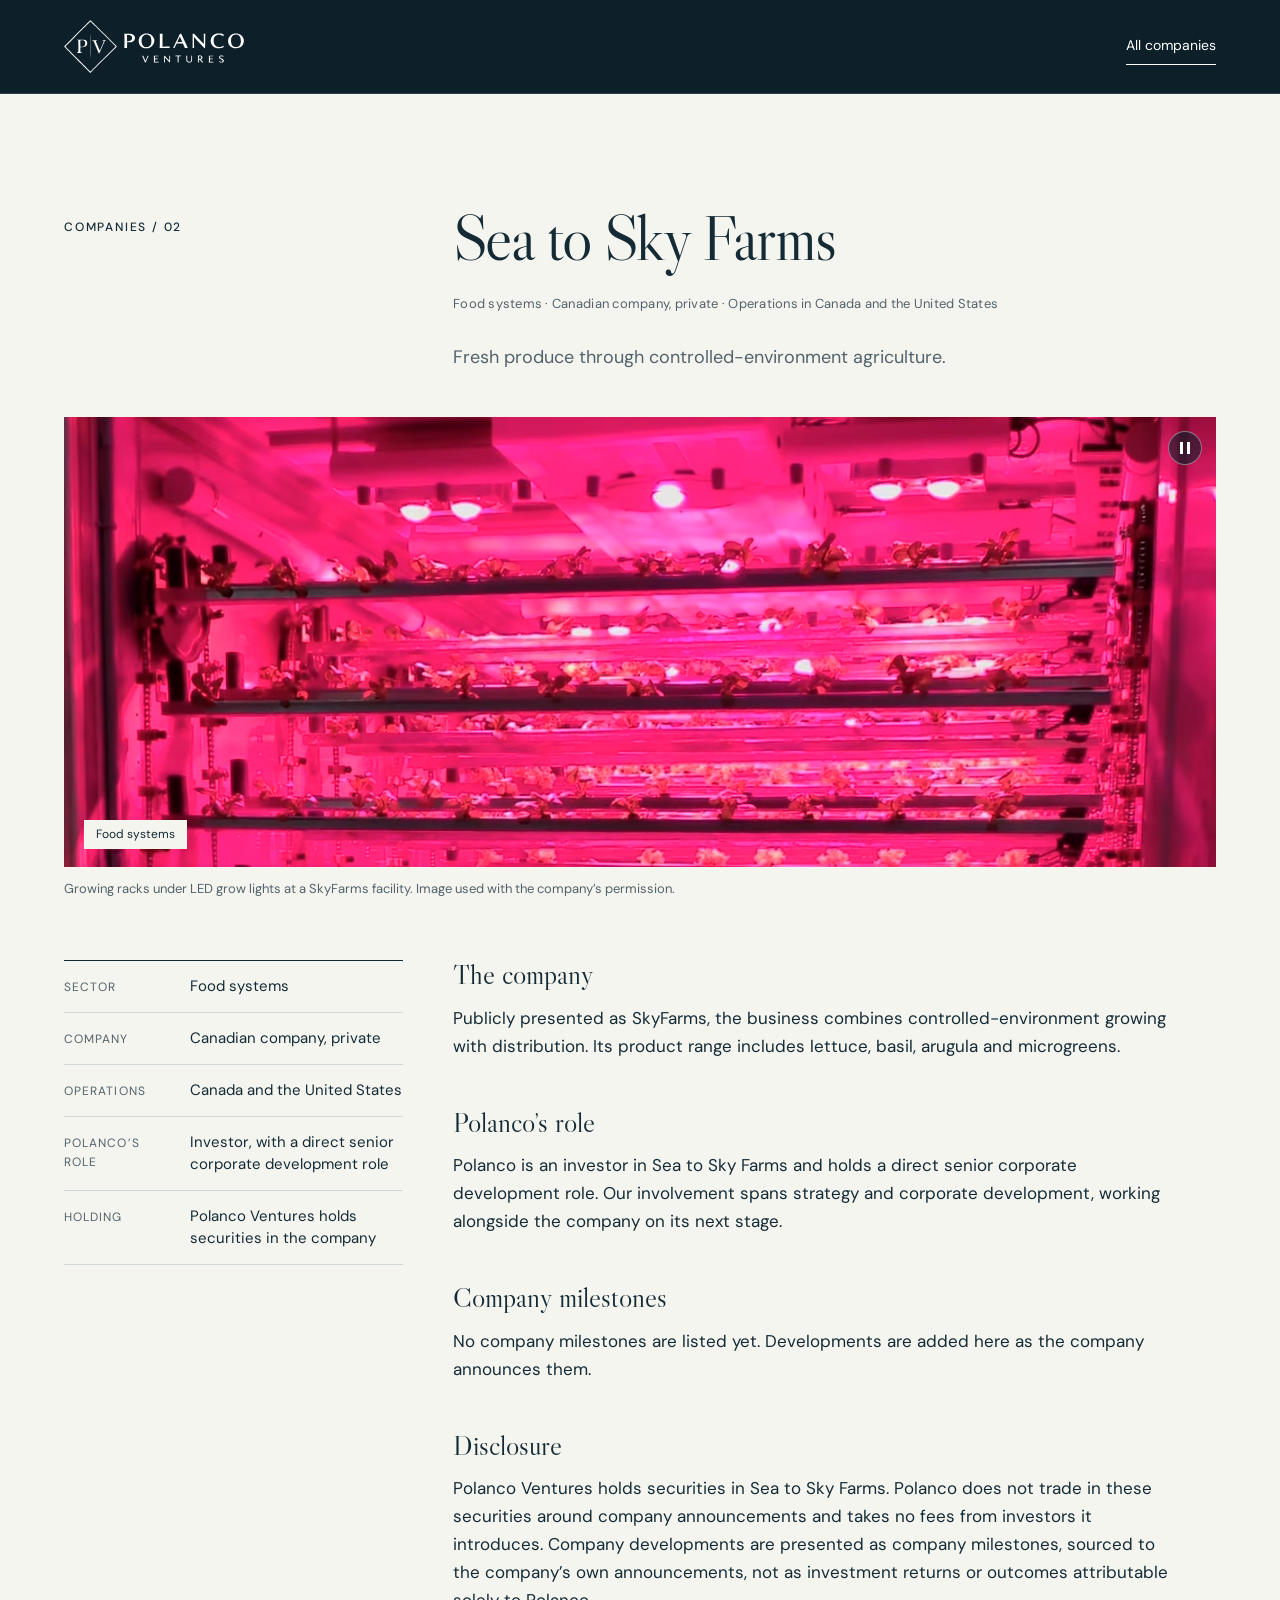
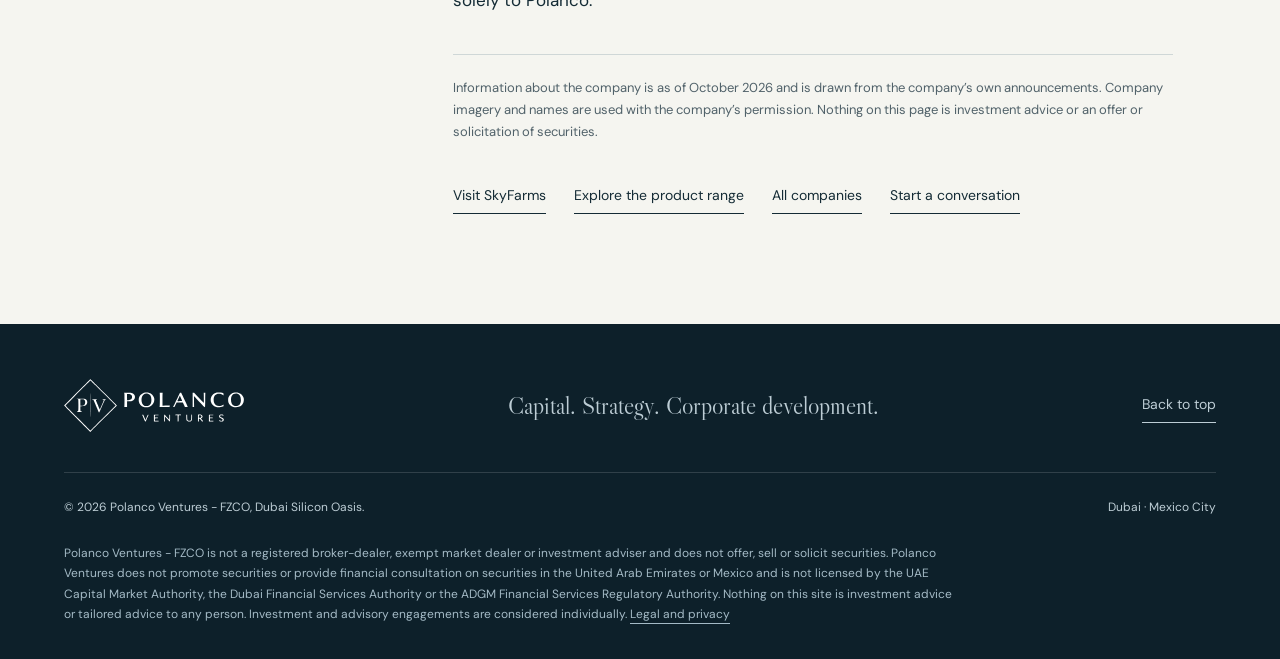
<file: companies/sea-to-sky-farms/index.html>
<!doctype html>
<html lang="en">
<head>
<meta charset="utf-8">
<meta name="viewport" content="width=device-width, initial-scale=1">
<title>Sea to Sky Farms | Polanco Ventures</title>
<meta name="description" content="Sea to Sky Farms (SkyFarms): controlled-environment agriculture in Canada and the US. Polanco is an investor with a direct senior corporate development role.">
<link rel="canonical" href="https://www.polancoventures.com/companies/sea-to-sky-farms/">
<meta property="og:title" content="Sea to Sky Farms"><meta property="og:description" content="Sea to Sky Farms (SkyFarms): controlled-environment agriculture in Canada and the US. Polanco is an investor with a direct senior corporate development role."><meta property="og:type" content="website"><meta property="og:url" content="https://www.polancoventures.com/companies/sea-to-sky-farms/"><meta property="og:image" content="https://www.polancoventures.com/assets/skyfarms-facility.jpg"><meta name="twitter:card" content="summary_large_image"><meta name="twitter:title" content="Sea to Sky Farms"><meta name="twitter:description" content="Sea to Sky Farms (SkyFarms): controlled-environment agriculture in Canada and the US. Polanco is an investor with a direct senior corporate development role."><meta name="twitter:image" content="https://www.polancoventures.com/assets/skyfarms-facility.jpg">
<link rel="icon" href="/favicon.ico" sizes="48x48"><link rel="icon" type="image/svg+xml" href="/assets/favicon.svg"><link rel="icon" type="image/png" sizes="32x32" href="/assets/favicon-32x32.png"><link rel="icon" type="image/png" sizes="192x192" href="/assets/favicon-192x192.png">
<link rel="apple-touch-icon" href="../../assets/apple-touch-icon.png">
<link rel="preload" href="../../assets/fonts/libre-caslon-display-latin-400-normal.woff2" as="font" type="font/woff2" crossorigin>
<link rel="preload" href="../../assets/fonts/dm-sans-latin-wght-normal.woff2" as="font" type="font/woff2" crossorigin>
<link rel="stylesheet" href="../../style.css?v=20261002d">
<script type="application/ld+json">{"@context":"https://schema.org","@type":"WebPage","name":"Sea to Sky Farms | Polanco Ventures","url":"https://www.polancoventures.com/companies/sea-to-sky-farms/","description":"Sea to Sky Farms, publicly presented as SkyFarms, is a Canadian controlled-environment agriculture company operating in Canada and the United States. Polanco Ventures is an investor with a direct senior corporate development role.","about":{"@type":"Organization","name":"Sea to Sky Farms","url":"https://skyfarms.ca"},"image":"https://www.polancoventures.com/assets/skyfarms-facility.jpg","publisher":{"@type":"Organization","name":"Polanco Ventures","url":"https://www.polancoventures.com/"}}</script>
</head>
<body>
<a class="skip" href="#main">Skip to content</a>
<header class="header">
<a class="brand" href="../../" aria-label="Polanco Ventures home"><img src="../../assets/polanco-logo.svg" width="1400" height="416" alt="Polanco Ventures"></a>
<a class="text-link" href="../../companies/">All companies</a>
</header>
<main id="main">
<article class="section company-page">
<div class="section-top">
<p class="eyebrow">Companies / 02</p>
<div>
<h1 class="page-title">Sea to Sky Farms</h1>
<p class="note-meta">Food systems · Canadian company, private · Operations in Canada and the United States</p>
<p class="intro">Fresh produce through controlled-environment agriculture.</p>
</div>
</div>
<figure class="company-hero"><div class="company-image"><img src="../../assets/skyfarms-facility.jpg" alt="Growing racks under LED grow lights at a SkyFarms facility" width="1280" height="960" fetchpriority="high"><video class="company-video" data-loop muted loop playsinline preload="none" poster="../../assets/skyfarms-facility.jpg" width="1280" height="960" aria-hidden="true"><source src="../../assets/skyfarms-facility.webm" type='video/webm; codecs="vp9"'><source src="../../assets/skyfarms-facility.mp4" type='video/mp4; codecs="avc1.640029"'></video><button class="video-toggle" type="button" aria-label="Pause video" hidden><span></span></button><span>Food systems</span></div><figcaption>Growing racks under LED grow lights at a SkyFarms facility. Image used with the company’s permission.</figcaption></figure>
<div class="company-detail">
<dl class="facts"><div><dt>Sector</dt><dd>Food systems</dd></div><div><dt>Company</dt><dd>Canadian company, private</dd></div><div><dt>Operations</dt><dd>Canada and the United States</dd></div><div><dt>Polanco’s role</dt><dd>Investor, with a direct senior corporate development role</dd></div><div><dt>Holding</dt><dd>Polanco Ventures holds securities in the company</dd></div></dl>
<div class="page-body">
<h3>The company</h3>
<p>Publicly presented as SkyFarms, the business combines controlled-environment growing with distribution. Its product range includes lettuce, basil, arugula and microgreens.</p>
<h3>Polanco’s role</h3>
<p>Polanco is an investor in Sea to Sky Farms and holds a direct senior corporate development role. Our involvement spans strategy and corporate development, working alongside the company on its next stage.</p>
<h3>Company milestones</h3>
<p>No company milestones are listed yet. Developments are added here as the company announces them.</p>
<h3>Disclosure</h3>
<p>Polanco Ventures holds securities in Sea to Sky Farms. Polanco does not trade in these securities around company announcements and takes no fees from investors it introduces. Company developments are presented as company milestones, sourced to the company’s own announcements, not as investment returns or outcomes attributable solely to Polanco.</p>
<p class="note-footnote">Information about the company is as of October 2026 and is drawn from the company’s own announcements. Company imagery and names are used with the company’s permission. Nothing on this page is investment advice or an offer or solicitation of securities.</p>
<div class="actions"><a class="text-link" href="https://skyfarms.ca" target="_blank" rel="noopener noreferrer">Visit SkyFarms</a><a class="text-link" href="https://skyfarms.ca/products" target="_blank" rel="noopener noreferrer">Explore the product range</a><a class="text-link" href="../../companies/">All companies</a><a class="text-link" href="../../#contact">Start a conversation</a></div>
</div>
</div>
</article>
</main>
<footer class="footer">
<div class="footer-top">
<a class="brand" href="../../" aria-label="Polanco Ventures home"><img src="../../assets/polanco-logo.svg" width="1400" height="416" alt="Polanco Ventures" loading="lazy"></a>
<p>Capital. Strategy. Corporate development.</p>
<a href="#main" class="text-link">Back to top</a>
</div>
<div class="footer-bottom">
<p>© 2026 Polanco Ventures - FZCO, Dubai Silicon Oasis.</p>
<p>Dubai · Mexico City</p>
</div>
<!-- Disclaimer wording self-drafted Oct 2026 under the plan's conduct rules; for confirmation by UAE and Mexican counsel, Oct 2027. Do not change without the owner's word. --><p class="disclaimer">Polanco Ventures - FZCO is not a registered broker-dealer, exempt market dealer or investment adviser and does not offer, sell or solicit securities. Polanco Ventures does not promote securities or provide financial consultation on securities in the United Arab Emirates or Mexico and is not licensed by the UAE Capital Market Authority, the Dubai Financial Services Authority or the ADGM Financial Services Regulatory Authority. Nothing on this site is investment advice or tailored advice to any person. Investment and advisory engagements are considered individually. <a href="../../legal/">Legal and privacy</a></p>
</footer>
<script src="../../media.js"></script>
</body>
</html>
</file>
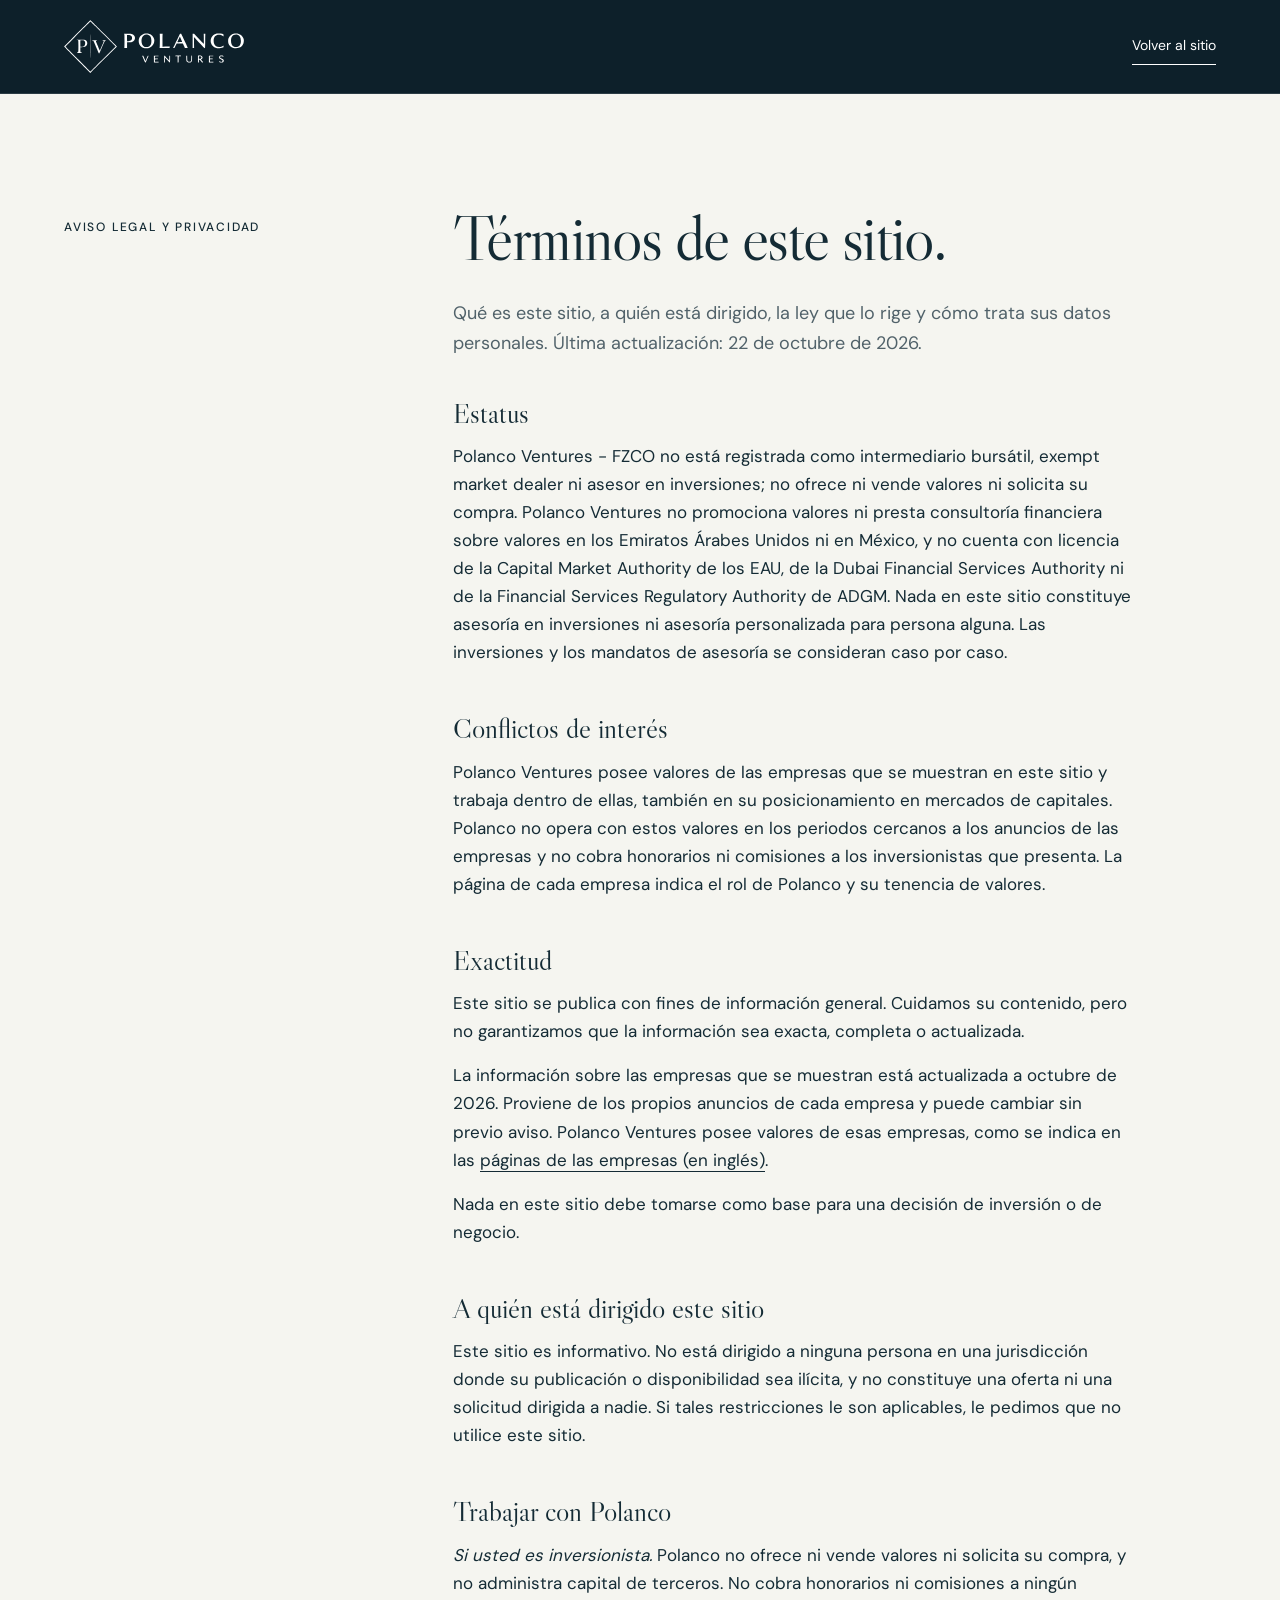
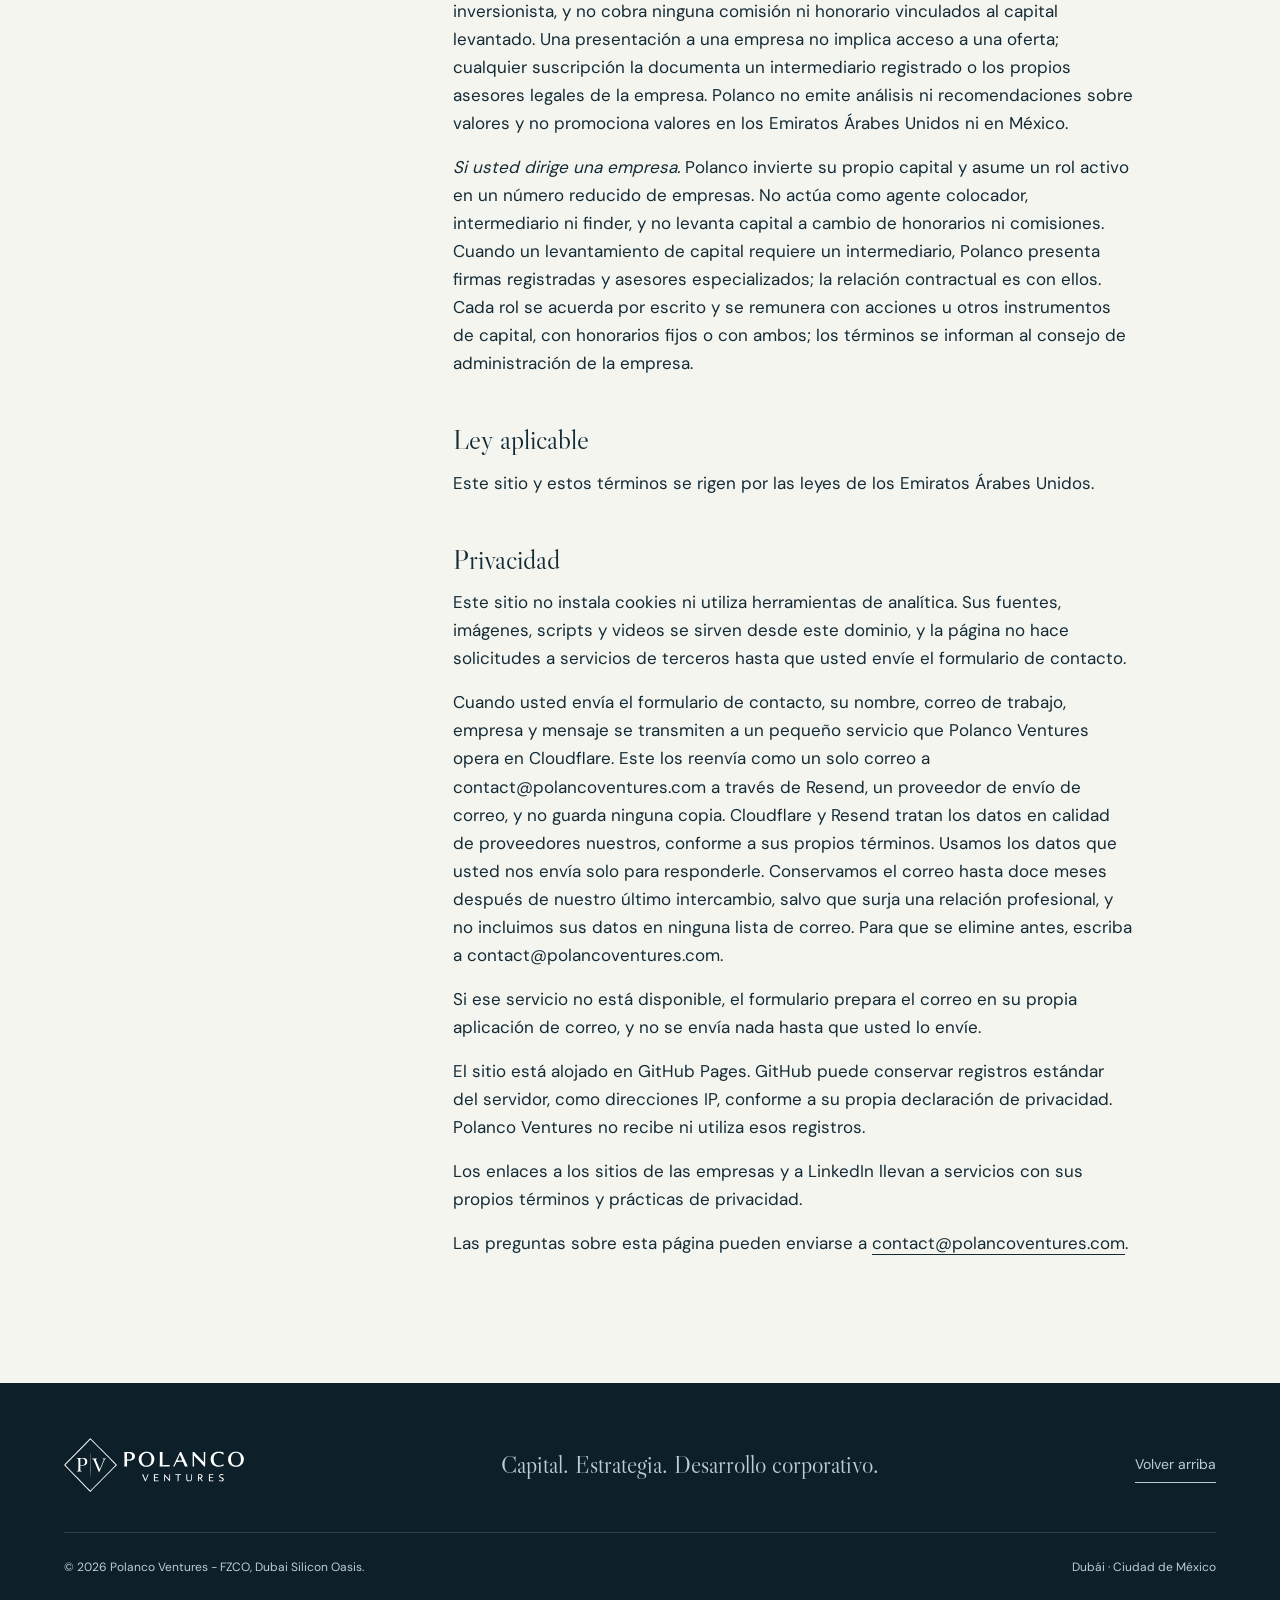
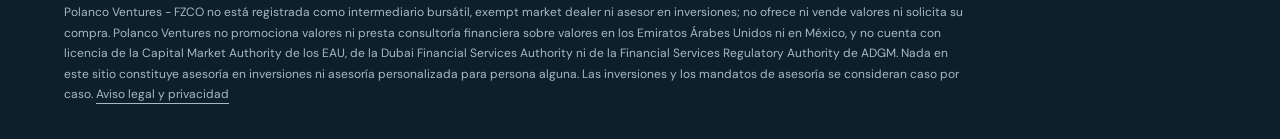
<file: es/legal/index.html>
<!doctype html>
<html lang="es">
<head>
<meta charset="utf-8">
<meta name="viewport" content="width=device-width, initial-scale=1">
<title>Aviso legal y privacidad | Polanco Ventures</title>
<meta name="description" content="Los términos en que se publica polancoventures.com, a quién está dirigido, la ley que lo rige y cómo trata sus datos personales.">
<meta name="robots" content="noindex, follow">
<link rel="canonical" href="https://www.polancoventures.com/es/legal/">
<link rel="icon" href="/favicon.ico" sizes="48x48"><link rel="icon" type="image/svg+xml" href="/assets/favicon.svg"><link rel="icon" type="image/png" sizes="32x32" href="/assets/favicon-32x32.png"><link rel="icon" type="image/png" sizes="192x192" href="/assets/favicon-192x192.png">
<link rel="preload" href="../../assets/fonts/libre-caslon-display-latin-400-normal.woff2" as="font" type="font/woff2" crossorigin>
<link rel="preload" href="../../assets/fonts/dm-sans-latin-wght-normal.woff2" as="font" type="font/woff2" crossorigin>
<link rel="stylesheet" href="../../style.css?v=20261002d">
</head>
<body>
<!-- Spanish version of legal/. Keep both pages in step. -->
<a class="skip" href="#main">Saltar al contenido</a>
<header class="header">
<a class="brand" href="../" aria-label="Inicio de Polanco Ventures">
<img src="../../assets/polanco-logo.svg" width="1400" height="416" alt="Polanco Ventures">
</a>
<a class="text-link" href="../">Volver al sitio</a>
</header>
<main id="main">
<section class="section legal">
<div class="section-top">
<p class="eyebrow">Aviso legal y privacidad</p>
<div>
<h1 class="page-title">Términos de este sitio.</h1>
<p class="intro">Qué es este sitio, a quién está dirigido, la ley que lo rige y cómo trata sus datos personales. Última actualización: 22 de octubre de 2026.</p>
</div>
</div>
<div class="legal-body">
<!-- Disclaimer wording self-drafted Oct 2026 under the plan's conduct rules; for confirmation by UAE and Mexican counsel, Oct 2027. Do not change without the owner's word. -->
<h3>Estatus</h3>
<p>Polanco Ventures - FZCO no está registrada como intermediario bursátil, exempt market dealer ni asesor en inversiones; no ofrece ni vende valores ni solicita su compra. Polanco Ventures no promociona valores ni presta consultoría financiera sobre valores en los Emiratos Árabes Unidos ni en México, y no cuenta con licencia de la Capital Market Authority de los EAU, de la Dubai Financial Services Authority ni de la Financial Services Regulatory Authority de ADGM. Nada en este sitio constituye asesoría en inversiones ni asesoría personalizada para persona alguna. Las inversiones y los mandatos de asesoría se consideran caso por caso.</p>

<h3>Conflictos de interés</h3>
<p>Polanco Ventures posee valores de las empresas que se muestran en este sitio y trabaja dentro de ellas, también en su posicionamiento en mercados de capitales. Polanco no opera con estos valores en los periodos cercanos a los anuncios de las empresas y no cobra honorarios ni comisiones a los inversionistas que presenta. La página de cada empresa indica el rol de Polanco y su tenencia de valores.</p>

<h3>Exactitud</h3>
<p>Este sitio se publica con fines de información general. Cuidamos su contenido, pero no garantizamos que la información sea exacta, completa o actualizada.</p>
<!-- Editor: update the month below, and "Última actualización" in the intro, at each monthly review, in step with legal/. -->
<p>La información sobre las empresas que se muestran está actualizada a octubre de 2026. Proviene de los propios anuncios de cada empresa y puede cambiar sin previo aviso. Polanco Ventures posee valores de esas empresas, como se indica en las <a href="../../companies/">páginas de las empresas (en inglés)</a>.</p>
<p>Nada en este sitio debe tomarse como base para una decisión de inversión o de negocio.</p>

<h3>A quién está dirigido este sitio</h3>
<p>Este sitio es informativo. No está dirigido a ninguna persona en una jurisdicción donde su publicación o disponibilidad sea ilícita, y no constituye una oferta ni una solicitud dirigida a nadie. Si tales restricciones le son aplicables, le pedimos que no utilice este sitio.</p>

<!-- Disclaimer wording self-drafted Oct 2026 under the plan's conduct rules; for confirmation by UAE and Mexican counsel, Oct 2027. Do not change without the owner's word. -->
<h3>Trabajar con Polanco</h3>
<p><em>Si usted es inversionista.</em> Polanco no ofrece ni vende valores ni solicita su compra, y no administra capital de terceros. No cobra honorarios ni comisiones a ningún inversionista, y no cobra ninguna comisión ni honorario vinculados al capital levantado. Una presentación a una empresa no implica acceso a una oferta; cualquier suscripción la documenta un intermediario registrado o los propios asesores legales de la empresa. Polanco no emite análisis ni recomendaciones sobre valores y no promociona valores en los Emiratos Árabes Unidos ni en México.</p>
<p><em>Si usted dirige una empresa.</em> Polanco invierte su propio capital y asume un rol activo en un número reducido de empresas. No actúa como agente colocador, intermediario ni finder, y no levanta capital a cambio de honorarios ni comisiones. Cuando un levantamiento de capital requiere un intermediario, Polanco presenta firmas registradas y asesores especializados; la relación contractual es con ellos. Cada rol se acuerda por escrito y se remunera con acciones u otros instrumentos de capital, con honorarios fijos o con ambos; los términos se informan al consejo de administración de la empresa.</p>

<h3>Ley aplicable</h3>
<p>Este sitio y estos términos se rigen por las leyes de los Emiratos Árabes Unidos.</p>

<h3>Privacidad</h3>
<p>Este sitio no instala cookies ni utiliza herramientas de analítica. Sus fuentes, imágenes, scripts y videos se sirven desde este dominio, y la página no hace solicitudes a servicios de terceros hasta que usted envíe el formulario de contacto.</p>
<p>Cuando usted envía el formulario de contacto, su nombre, correo de trabajo, empresa y mensaje se transmiten a un pequeño servicio que Polanco Ventures opera en Cloudflare. Este los reenvía como un solo correo a contact@polancoventures.com a través de Resend, un proveedor de envío de correo, y no guarda ninguna copia. Cloudflare y Resend tratan los datos en calidad de proveedores nuestros, conforme a sus propios términos. Usamos los datos que usted nos envía solo para responderle. Conservamos el correo hasta doce meses después de nuestro último intercambio, salvo que surja una relación profesional, y no incluimos sus datos en ninguna lista de correo. Para que se elimine antes, escriba a contact@polancoventures.com.</p>
<p>Si ese servicio no está disponible, el formulario prepara el correo en su propia aplicación de correo, y no se envía nada hasta que usted lo envíe.</p>
<p>El sitio está alojado en GitHub Pages. GitHub puede conservar registros estándar del servidor, como direcciones IP, conforme a su propia declaración de privacidad. Polanco Ventures no recibe ni utiliza esos registros.</p>
<p>Los enlaces a los sitios de las empresas y a LinkedIn llevan a servicios con sus propios términos y prácticas de privacidad.</p>
<p>Las preguntas sobre esta página pueden enviarse a <a href="mailto:contact@polancoventures.com">contact@polancoventures.com</a>.</p>
</div>
</section>
</main>
<footer class="footer">
<div class="footer-top">
<a class="brand" href="../" aria-label="Inicio de Polanco Ventures">
<img src="../../assets/polanco-logo.svg" width="1400" height="416" alt="Polanco Ventures" loading="lazy">
</a>
<p>Capital. Estrategia. Desarrollo corporativo.</p>
<a href="#main" class="text-link">Volver arriba</a>
</div>
<div class="footer-bottom">
<p>© 2026 Polanco Ventures - FZCO, Dubai Silicon Oasis.</p>
<p>Dubái · Ciudad de México</p>
</div>
<!-- Disclaimer wording self-drafted Oct 2026 under the plan's conduct rules; for confirmation by UAE and Mexican counsel, Oct 2027. Do not change without the owner's word. -->
<p class="disclaimer">Polanco Ventures - FZCO no está registrada como intermediario bursátil, exempt market dealer ni asesor en inversiones; no ofrece ni vende valores ni solicita su compra. Polanco Ventures no promociona valores ni presta consultoría financiera sobre valores en los Emiratos Árabes Unidos ni en México, y no cuenta con licencia de la Capital Market Authority de los EAU, de la Dubai Financial Services Authority ni de la Financial Services Regulatory Authority de ADGM. Nada en este sitio constituye asesoría en inversiones ni asesoría personalizada para persona alguna. Las inversiones y los mandatos de asesoría se consideran caso por caso. <a href="./">Aviso legal y privacidad</a></p>
</footer>
</body>
</html>
</file>
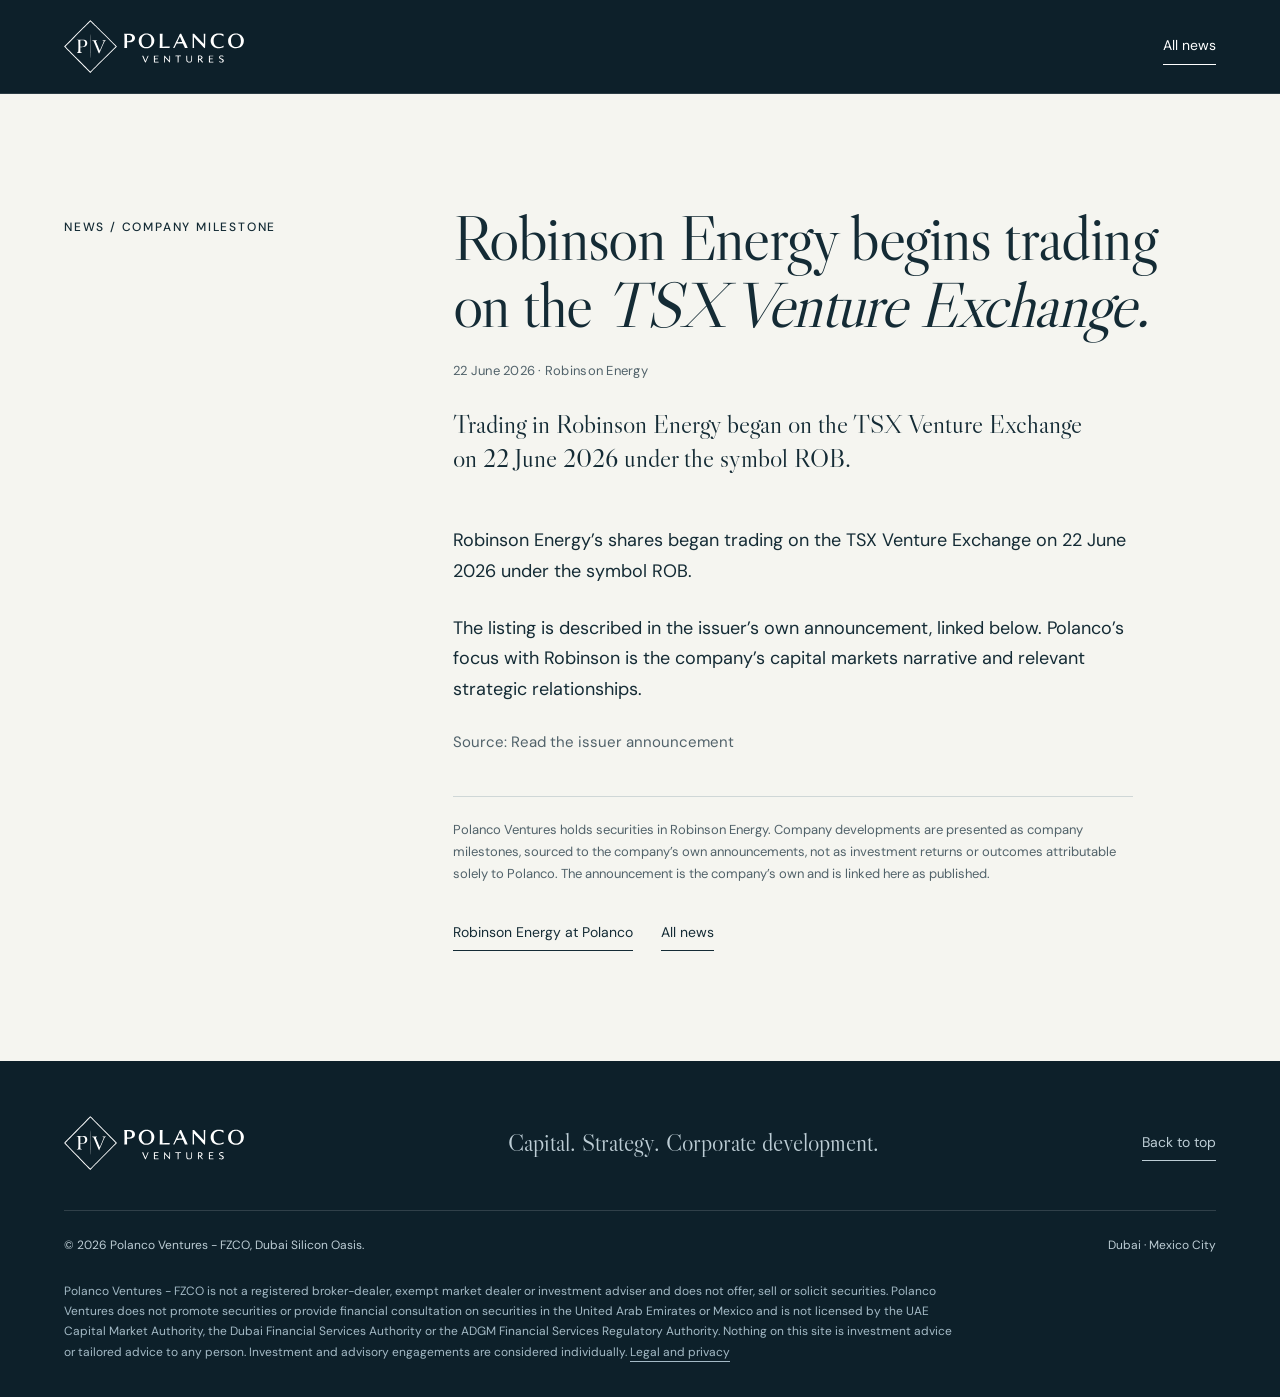
<file: news/2026-06-22-robinson-energy-tsxv-listing/index.html>
<!doctype html>
<html lang="en">
<head>
<meta charset="utf-8">
<meta name="viewport" content="width=device-width, initial-scale=1">
<title>Robinson Energy begins trading on the TSX Venture Exchange | Polanco Ventures</title>
<meta name="description" content="Trading in Robinson Energy began on the TSX Venture Exchange on 22 June 2026 under the symbol ROB.">
<link rel="canonical" href="https://www.polancoventures.com/news/2026-06-22-robinson-energy-tsxv-listing/">
<meta property="og:title" content="Robinson Energy begins trading on the TSX Venture Exchange"><meta property="og:description" content="Trading in Robinson Energy began on the TSX Venture Exchange on 22 June 2026 under the symbol ROB."><meta property="og:type" content="article"><meta property="og:url" content="https://www.polancoventures.com/news/2026-06-22-robinson-energy-tsxv-listing/"><meta property="og:image" content="https://www.polancoventures.com/assets/robinson.jpg"><meta name="twitter:card" content="summary_large_image"><meta name="twitter:title" content="Robinson Energy begins trading on the TSX Venture Exchange"><meta name="twitter:description" content="Trading in Robinson Energy began on the TSX Venture Exchange on 22 June 2026 under the symbol ROB."><meta name="twitter:image" content="https://www.polancoventures.com/assets/robinson.jpg">
<link rel="icon" href="/favicon.ico" sizes="48x48"><link rel="icon" type="image/svg+xml" href="/assets/favicon.svg"><link rel="icon" type="image/png" sizes="32x32" href="/assets/favicon-32x32.png"><link rel="icon" type="image/png" sizes="192x192" href="/assets/favicon-192x192.png">
<link rel="apple-touch-icon" href="../../assets/apple-touch-icon.png">
<link rel="preload" href="../../assets/fonts/libre-caslon-display-latin-400-normal.woff2" as="font" type="font/woff2" crossorigin>
<link rel="preload" href="../../assets/fonts/dm-sans-latin-wght-normal.woff2" as="font" type="font/woff2" crossorigin>
<link rel="stylesheet" href="../../style.css?v=20261002d">
<script type="application/ld+json">{"@context":"https://schema.org","@type":"Article","headline":"Robinson Energy begins trading on the TSX Venture Exchange","datePublished":"2026-06-22","description":"Trading in Robinson Energy began on the TSX Venture Exchange on 22 June 2026 under the symbol ROB.","url":"https://www.polancoventures.com/news/2026-06-22-robinson-energy-tsxv-listing/","mainEntityOfPage":"https://www.polancoventures.com/news/2026-06-22-robinson-energy-tsxv-listing/","about":{"@type":"Organization","name":"Robinson Energy","url":"https://www.robinson-energy.com/","tickerSymbol":"ROB"},"citation":"https://www.newswire.ca/news-releases/robinson-energy-limited-commences-trading-on-the-tsx-venture-exchange-817737448.html","author":{"@type":"Organization","name":"Polanco Ventures"},"publisher":{"@type":"Organization","name":"Polanco Ventures","url":"https://www.polancoventures.com/"},"image":"https://www.polancoventures.com/assets/og.jpg"}</script>
</head>
<body>
<a class="skip" href="#main">Skip to content</a>
<header class="header">
<a class="brand" href="../../" aria-label="Polanco Ventures home"><img src="../../assets/polanco-logo.svg" width="1400" height="416" alt="Polanco Ventures"></a>
<a class="text-link" href="../../news/">All news</a>
</header>
<main id="main">
<article class="section note news-item">
<div class="section-top">
<p class="eyebrow">News / Company milestone</p>
<div>
<h1 class="page-title">Robinson Energy begins trading<br>on the <em>TSX Venture Exchange.</em></h1>
<p class="note-meta"><time datetime="2026-06-22">22 June 2026</time> · <a href="../../companies/robinson-energy/">Robinson Energy</a></p>
<p class="intro">Trading in Robinson Energy began on the TSX Venture Exchange on 22 June 2026 under the symbol ROB.</p>
</div>
</div>
<div class="note-body">
<p>Robinson Energy’s shares began trading on the TSX Venture Exchange on 22 June 2026 under the symbol ROB.</p>
<p>The listing is described in the issuer’s own announcement, linked below. Polanco’s focus with Robinson is the company’s capital markets narrative and relevant strategic relationships.</p>
<p class="source-link">Source: <a href="https://www.newswire.ca/news-releases/robinson-energy-limited-commences-trading-on-the-tsx-venture-exchange-817737448.html" target="_blank" rel="noopener noreferrer">Read the issuer announcement</a></p>
<p class="note-footnote">Polanco Ventures holds securities in Robinson Energy. Company developments are presented as company milestones, sourced to the company’s own announcements, not as investment returns or outcomes attributable solely to Polanco. The announcement is the company’s own and is linked here as published.</p>
<div class="actions"><a class="text-link" href="../../companies/robinson-energy/">Robinson Energy at Polanco</a><a class="text-link" href="../../news/">All news</a></div>
</div>
</article>
</main>
<footer class="footer">
<div class="footer-top">
<a class="brand" href="../../" aria-label="Polanco Ventures home"><img src="../../assets/polanco-logo.svg" width="1400" height="416" alt="Polanco Ventures" loading="lazy"></a>
<p>Capital. Strategy. Corporate development.</p>
<a href="#main" class="text-link">Back to top</a>
</div>
<div class="footer-bottom">
<p>© 2026 Polanco Ventures - FZCO, Dubai Silicon Oasis.</p>
<p>Dubai · Mexico City</p>
</div>
<!-- Disclaimer wording self-drafted Oct 2026 under the plan's conduct rules; for confirmation by UAE and Mexican counsel, Oct 2027. Do not change without the owner's word. --><p class="disclaimer">Polanco Ventures - FZCO is not a registered broker-dealer, exempt market dealer or investment adviser and does not offer, sell or solicit securities. Polanco Ventures does not promote securities or provide financial consultation on securities in the United Arab Emirates or Mexico and is not licensed by the UAE Capital Market Authority, the Dubai Financial Services Authority or the ADGM Financial Services Regulatory Authority. Nothing on this site is investment advice or tailored advice to any person. Investment and advisory engagements are considered individually. <a href="../../legal/">Legal and privacy</a></p>
</footer>
</body>
</html>
</file>
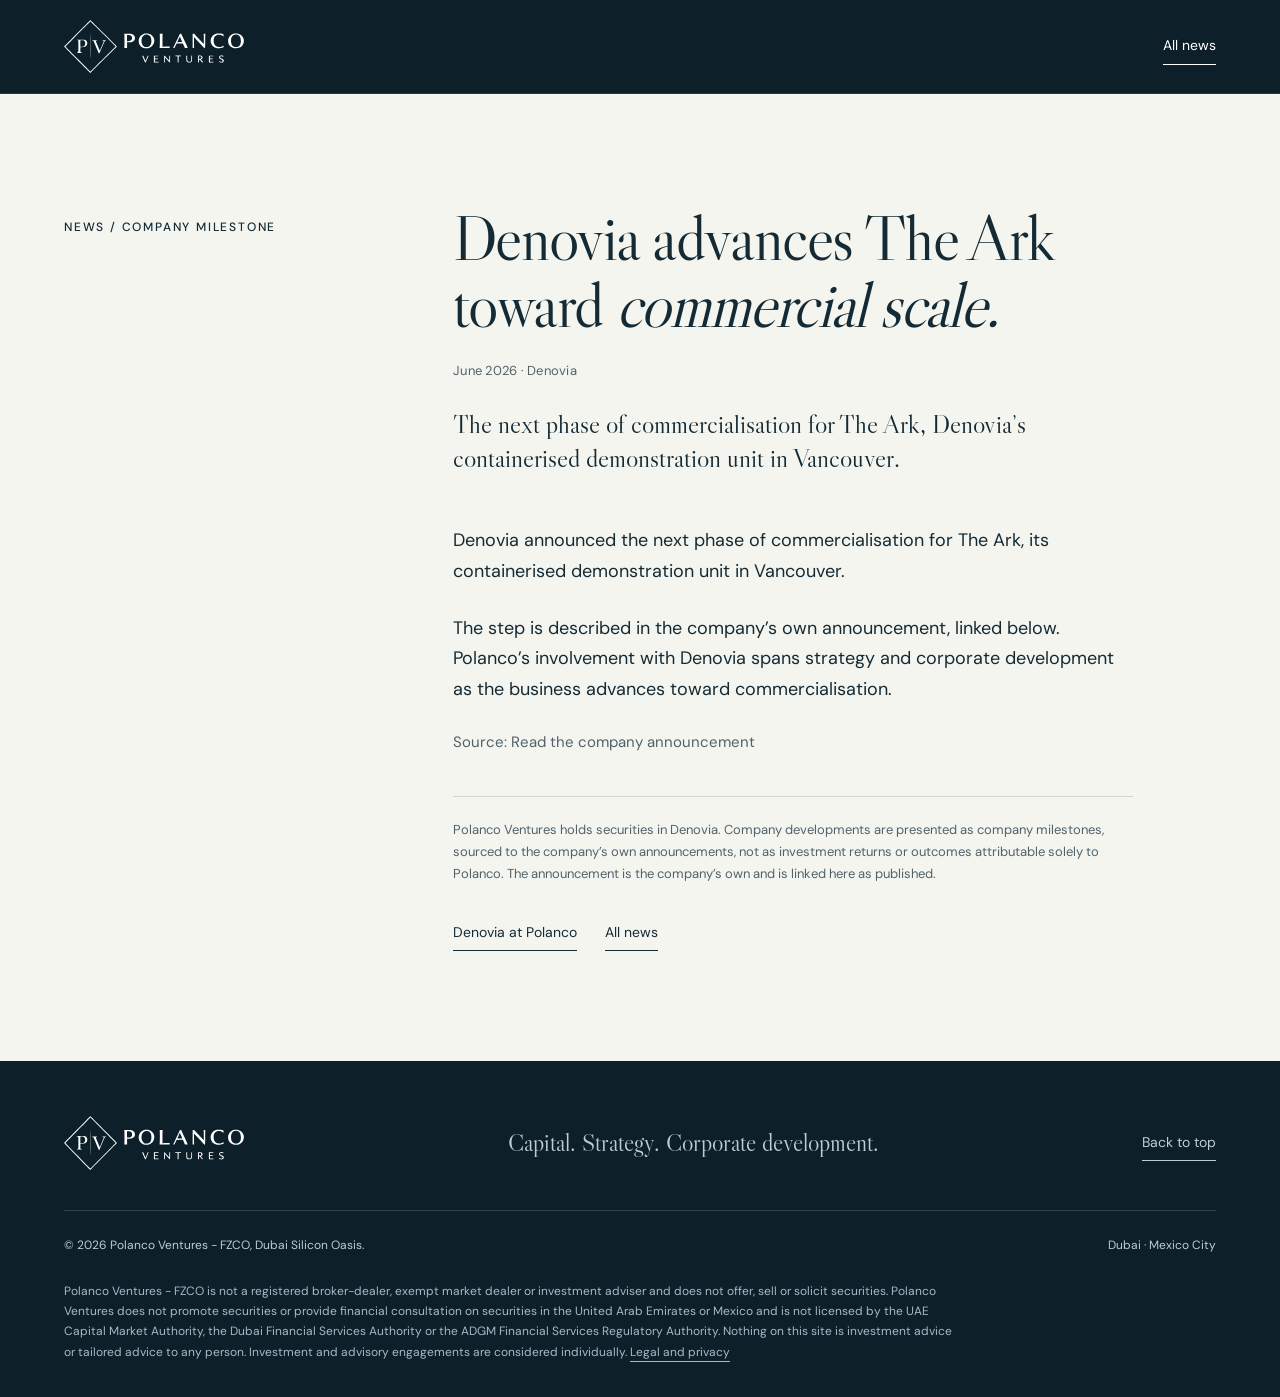
<file: news/2026-06-denovia-ark-commercialisation/index.html>
<!doctype html>
<html lang="en">
<head>
<meta charset="utf-8">
<meta name="viewport" content="width=device-width, initial-scale=1">
<title>Denovia advances The Ark to the next phase of commercialisation | Polanco Ventures</title>
<meta name="description" content="The next phase of commercialisation for The Ark, Denovia’s containerised demonstration unit in Vancouver.">
<link rel="canonical" href="https://www.polancoventures.com/news/2026-06-denovia-ark-commercialisation/">
<meta property="og:title" content="Denovia advances The Ark to the next phase of commercialisation"><meta property="og:description" content="The next phase of commercialisation for The Ark, Denovia’s containerised demonstration unit in Vancouver."><meta property="og:type" content="article"><meta property="og:url" content="https://www.polancoventures.com/news/2026-06-denovia-ark-commercialisation/"><meta property="og:image" content="https://www.polancoventures.com/assets/denovia-facility.jpg"><meta name="twitter:card" content="summary_large_image"><meta name="twitter:title" content="Denovia advances The Ark to the next phase of commercialisation"><meta name="twitter:description" content="The next phase of commercialisation for The Ark, Denovia’s containerised demonstration unit in Vancouver."><meta name="twitter:image" content="https://www.polancoventures.com/assets/denovia-facility.jpg">
<link rel="icon" href="/favicon.ico" sizes="48x48"><link rel="icon" type="image/svg+xml" href="/assets/favicon.svg"><link rel="icon" type="image/png" sizes="32x32" href="/assets/favicon-32x32.png"><link rel="icon" type="image/png" sizes="192x192" href="/assets/favicon-192x192.png">
<link rel="apple-touch-icon" href="../../assets/apple-touch-icon.png">
<link rel="preload" href="../../assets/fonts/libre-caslon-display-latin-400-normal.woff2" as="font" type="font/woff2" crossorigin>
<link rel="preload" href="../../assets/fonts/dm-sans-latin-wght-normal.woff2" as="font" type="font/woff2" crossorigin>
<link rel="stylesheet" href="../../style.css?v=20261002d">
<script type="application/ld+json">{"@context":"https://schema.org","@type":"Article","headline":"Denovia advances The Ark to the next phase of commercialisation","datePublished":"2026-06","description":"The next phase of commercialisation for The Ark, Denovia’s containerised demonstration unit in Vancouver.","url":"https://www.polancoventures.com/news/2026-06-denovia-ark-commercialisation/","mainEntityOfPage":"https://www.polancoventures.com/news/2026-06-denovia-ark-commercialisation/","about":{"@type":"Organization","name":"Denovia","url":"https://denovialabs.com/"},"citation":"https://www.newswire.ca/news-releases/denovia-advances-the-ark-from-launch-to-commercial-scale-up-targeting-the-trillion-dollar-plastic-and-textile-waste-opportunity-898888619.html","author":{"@type":"Organization","name":"Polanco Ventures"},"publisher":{"@type":"Organization","name":"Polanco Ventures","url":"https://www.polancoventures.com/"},"image":"https://www.polancoventures.com/assets/og.jpg"}</script>
</head>
<body>
<a class="skip" href="#main">Skip to content</a>
<header class="header">
<a class="brand" href="../../" aria-label="Polanco Ventures home"><img src="../../assets/polanco-logo.svg" width="1400" height="416" alt="Polanco Ventures"></a>
<a class="text-link" href="../../news/">All news</a>
</header>
<main id="main">
<article class="section note news-item">
<div class="section-top">
<p class="eyebrow">News / Company milestone</p>
<div>
<h1 class="page-title">Denovia advances The Ark<br>toward <em>commercial scale.</em></h1>
<p class="note-meta"><time datetime="2026-06">June 2026</time> · <a href="../../companies/denovia/">Denovia</a></p>
<p class="intro">The next phase of commercialisation for The Ark, Denovia’s containerised demonstration unit in Vancouver.</p>
</div>
</div>
<div class="note-body">
<p>Denovia announced the next phase of commercialisation for The Ark, its containerised demonstration unit in Vancouver.</p>
<p>The step is described in the company’s own announcement, linked below. Polanco’s involvement with Denovia spans strategy and corporate development as the business advances toward commercialisation.</p>
<p class="source-link">Source: <a href="https://www.newswire.ca/news-releases/denovia-advances-the-ark-from-launch-to-commercial-scale-up-targeting-the-trillion-dollar-plastic-and-textile-waste-opportunity-898888619.html" target="_blank" rel="noopener noreferrer">Read the company announcement</a></p>
<p class="note-footnote">Polanco Ventures holds securities in Denovia. Company developments are presented as company milestones, sourced to the company’s own announcements, not as investment returns or outcomes attributable solely to Polanco. The announcement is the company’s own and is linked here as published.</p>
<div class="actions"><a class="text-link" href="../../companies/denovia/">Denovia at Polanco</a><a class="text-link" href="../../news/">All news</a></div>
</div>
</article>
</main>
<footer class="footer">
<div class="footer-top">
<a class="brand" href="../../" aria-label="Polanco Ventures home"><img src="../../assets/polanco-logo.svg" width="1400" height="416" alt="Polanco Ventures" loading="lazy"></a>
<p>Capital. Strategy. Corporate development.</p>
<a href="#main" class="text-link">Back to top</a>
</div>
<div class="footer-bottom">
<p>© 2026 Polanco Ventures - FZCO, Dubai Silicon Oasis.</p>
<p>Dubai · Mexico City</p>
</div>
<!-- Disclaimer wording self-drafted Oct 2026 under the plan's conduct rules; for confirmation by UAE and Mexican counsel, Oct 2027. Do not change without the owner's word. --><p class="disclaimer">Polanco Ventures - FZCO is not a registered broker-dealer, exempt market dealer or investment adviser and does not offer, sell or solicit securities. Polanco Ventures does not promote securities or provide financial consultation on securities in the United Arab Emirates or Mexico and is not licensed by the UAE Capital Market Authority, the Dubai Financial Services Authority or the ADGM Financial Services Regulatory Authority. Nothing on this site is investment advice or tailored advice to any person. Investment and advisory engagements are considered individually. <a href="../../legal/">Legal and privacy</a></p>
</footer>
</body>
</html>
</file>
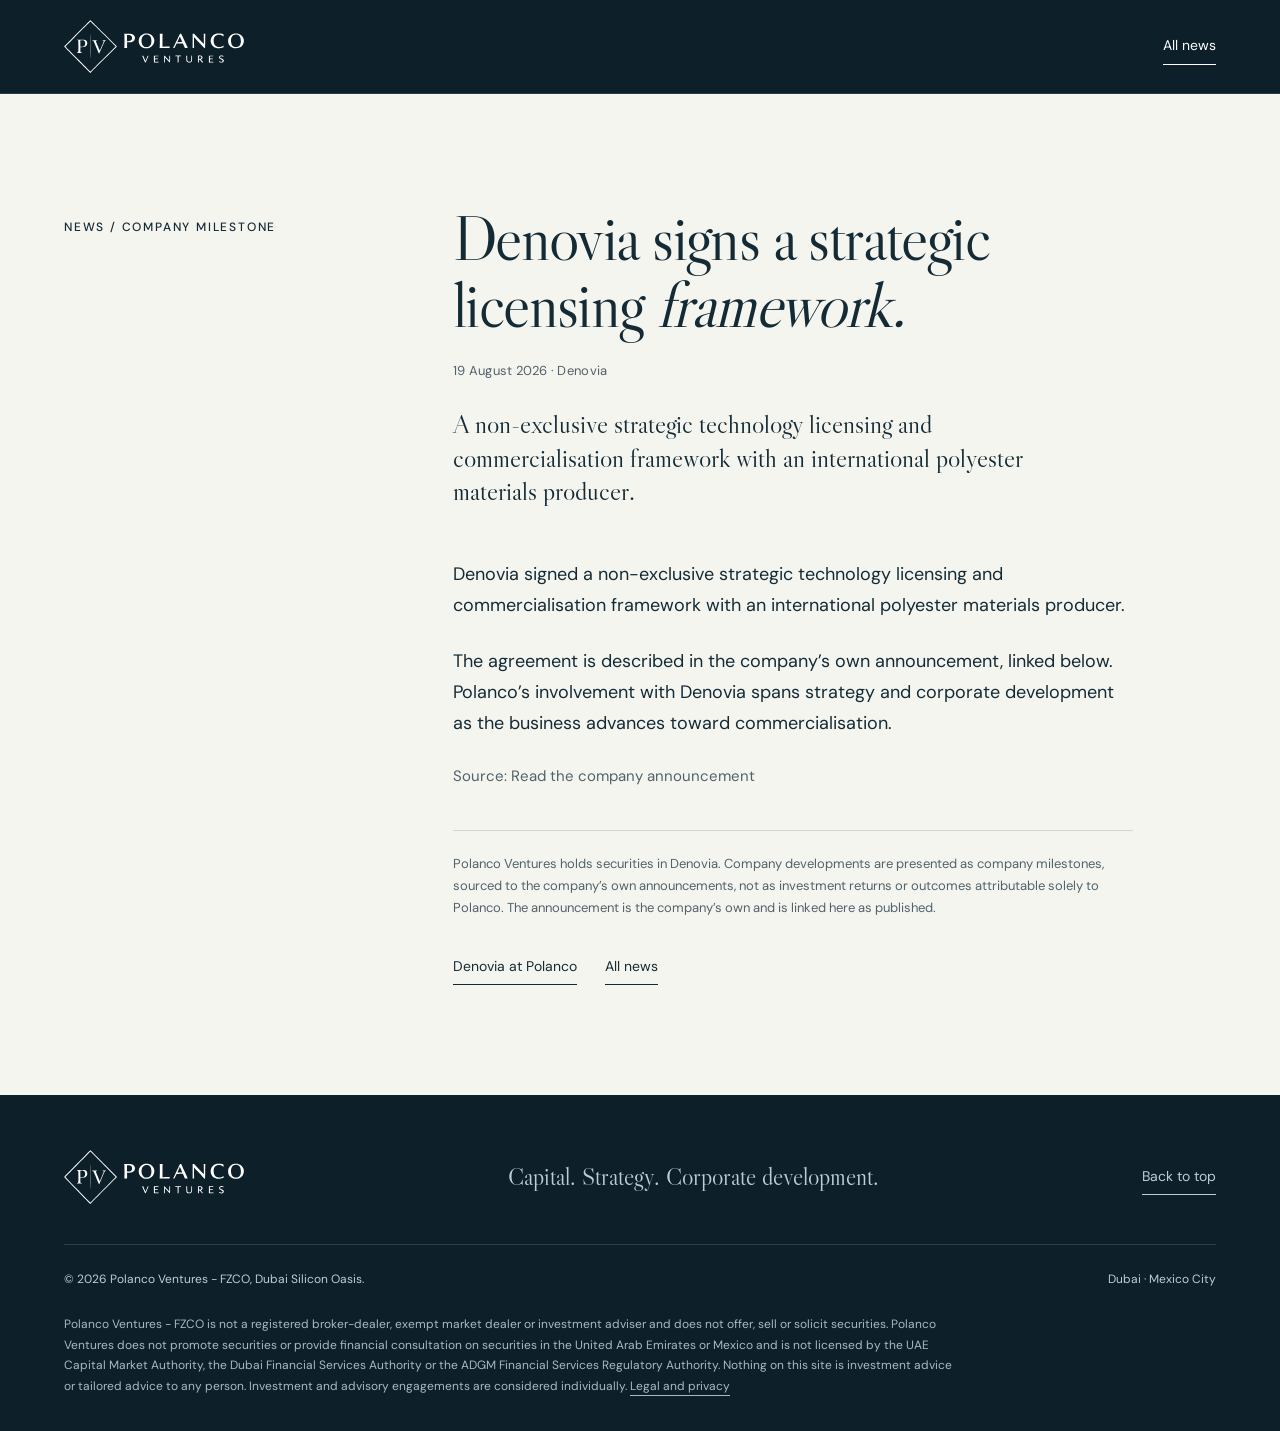
<file: news/2026-08-19-denovia-licensing-framework/index.html>
<!doctype html>
<html lang="en">
<head>
<meta charset="utf-8">
<meta name="viewport" content="width=device-width, initial-scale=1">
<title>Denovia signs a strategic technology licensing and commercialisation framework | Polanco Ventures</title>
<meta name="description" content="A non-exclusive strategic technology licensing and commercialisation framework with an international polyester materials producer.">
<link rel="canonical" href="https://www.polancoventures.com/news/2026-08-19-denovia-licensing-framework/">
<meta property="og:title" content="Denovia signs a strategic technology licensing and commercialisation framework"><meta property="og:description" content="A non-exclusive strategic technology licensing and commercialisation framework with an international polyester materials producer."><meta property="og:type" content="article"><meta property="og:url" content="https://www.polancoventures.com/news/2026-08-19-denovia-licensing-framework/"><meta property="og:image" content="https://www.polancoventures.com/assets/denovia-facility.jpg"><meta name="twitter:card" content="summary_large_image"><meta name="twitter:title" content="Denovia signs a strategic technology licensing and commercialisation framework"><meta name="twitter:description" content="A non-exclusive strategic technology licensing and commercialisation framework with an international polyester materials producer."><meta name="twitter:image" content="https://www.polancoventures.com/assets/denovia-facility.jpg">
<link rel="icon" href="/favicon.ico" sizes="48x48"><link rel="icon" type="image/svg+xml" href="/assets/favicon.svg"><link rel="icon" type="image/png" sizes="32x32" href="/assets/favicon-32x32.png"><link rel="icon" type="image/png" sizes="192x192" href="/assets/favicon-192x192.png">
<link rel="apple-touch-icon" href="../../assets/apple-touch-icon.png">
<link rel="preload" href="../../assets/fonts/libre-caslon-display-latin-400-normal.woff2" as="font" type="font/woff2" crossorigin>
<link rel="preload" href="../../assets/fonts/dm-sans-latin-wght-normal.woff2" as="font" type="font/woff2" crossorigin>
<link rel="stylesheet" href="../../style.css?v=20261002d">
<script type="application/ld+json">{"@context":"https://schema.org","@type":"Article","headline":"Denovia signs a strategic technology licensing and commercialisation framework","datePublished":"2026-08-19","description":"A non-exclusive strategic technology licensing and commercialisation framework with an international polyester materials producer.","url":"https://www.polancoventures.com/news/2026-08-19-denovia-licensing-framework/","mainEntityOfPage":"https://www.polancoventures.com/news/2026-08-19-denovia-licensing-framework/","about":{"@type":"Organization","name":"Denovia","url":"https://denovialabs.com/"},"citation":"https://www.globenewswire.com/news-release/2026/08/19/3348044/0/en/from-millions-to-billions-denovia-signs-strategic-framework-for-global-industrial-scale.html","author":{"@type":"Organization","name":"Polanco Ventures"},"publisher":{"@type":"Organization","name":"Polanco Ventures","url":"https://www.polancoventures.com/"},"image":"https://www.polancoventures.com/assets/og.jpg"}</script>
</head>
<body>
<a class="skip" href="#main">Skip to content</a>
<header class="header">
<a class="brand" href="../../" aria-label="Polanco Ventures home"><img src="../../assets/polanco-logo.svg" width="1400" height="416" alt="Polanco Ventures"></a>
<a class="text-link" href="../../news/">All news</a>
</header>
<main id="main">
<article class="section note news-item">
<div class="section-top">
<p class="eyebrow">News / Company milestone</p>
<div>
<h1 class="page-title">Denovia signs a strategic<br>licensing <em>framework.</em></h1>
<p class="note-meta"><time datetime="2026-08-19">19 August 2026</time> · <a href="../../companies/denovia/">Denovia</a></p>
<p class="intro">A non-exclusive strategic technology licensing and commercialisation framework with an international polyester materials producer.</p>
</div>
</div>
<div class="note-body">
<p>Denovia signed a non-exclusive strategic technology licensing and commercialisation framework with an international polyester materials producer.</p>
<p>The agreement is described in the company’s own announcement, linked below. Polanco’s involvement with Denovia spans strategy and corporate development as the business advances toward commercialisation.</p>
<p class="source-link">Source: <a href="https://www.globenewswire.com/news-release/2026/08/19/3348044/0/en/from-millions-to-billions-denovia-signs-strategic-framework-for-global-industrial-scale.html" target="_blank" rel="noopener noreferrer">Read the company announcement</a></p>
<p class="note-footnote">Polanco Ventures holds securities in Denovia. Company developments are presented as company milestones, sourced to the company’s own announcements, not as investment returns or outcomes attributable solely to Polanco. The announcement is the company’s own and is linked here as published.</p>
<div class="actions"><a class="text-link" href="../../companies/denovia/">Denovia at Polanco</a><a class="text-link" href="../../news/">All news</a></div>
</div>
</article>
</main>
<footer class="footer">
<div class="footer-top">
<a class="brand" href="../../" aria-label="Polanco Ventures home"><img src="../../assets/polanco-logo.svg" width="1400" height="416" alt="Polanco Ventures" loading="lazy"></a>
<p>Capital. Strategy. Corporate development.</p>
<a href="#main" class="text-link">Back to top</a>
</div>
<div class="footer-bottom">
<p>© 2026 Polanco Ventures - FZCO, Dubai Silicon Oasis.</p>
<p>Dubai · Mexico City</p>
</div>
<!-- Disclaimer wording self-drafted Oct 2026 under the plan's conduct rules; for confirmation by UAE and Mexican counsel, Oct 2027. Do not change without the owner's word. --><p class="disclaimer">Polanco Ventures - FZCO is not a registered broker-dealer, exempt market dealer or investment adviser and does not offer, sell or solicit securities. Polanco Ventures does not promote securities or provide financial consultation on securities in the United Arab Emirates or Mexico and is not licensed by the UAE Capital Market Authority, the Dubai Financial Services Authority or the ADGM Financial Services Regulatory Authority. Nothing on this site is investment advice or tailored advice to any person. Investment and advisory engagements are considered individually. <a href="../../legal/">Legal and privacy</a></p>
</footer>
</body>
</html>
</file>
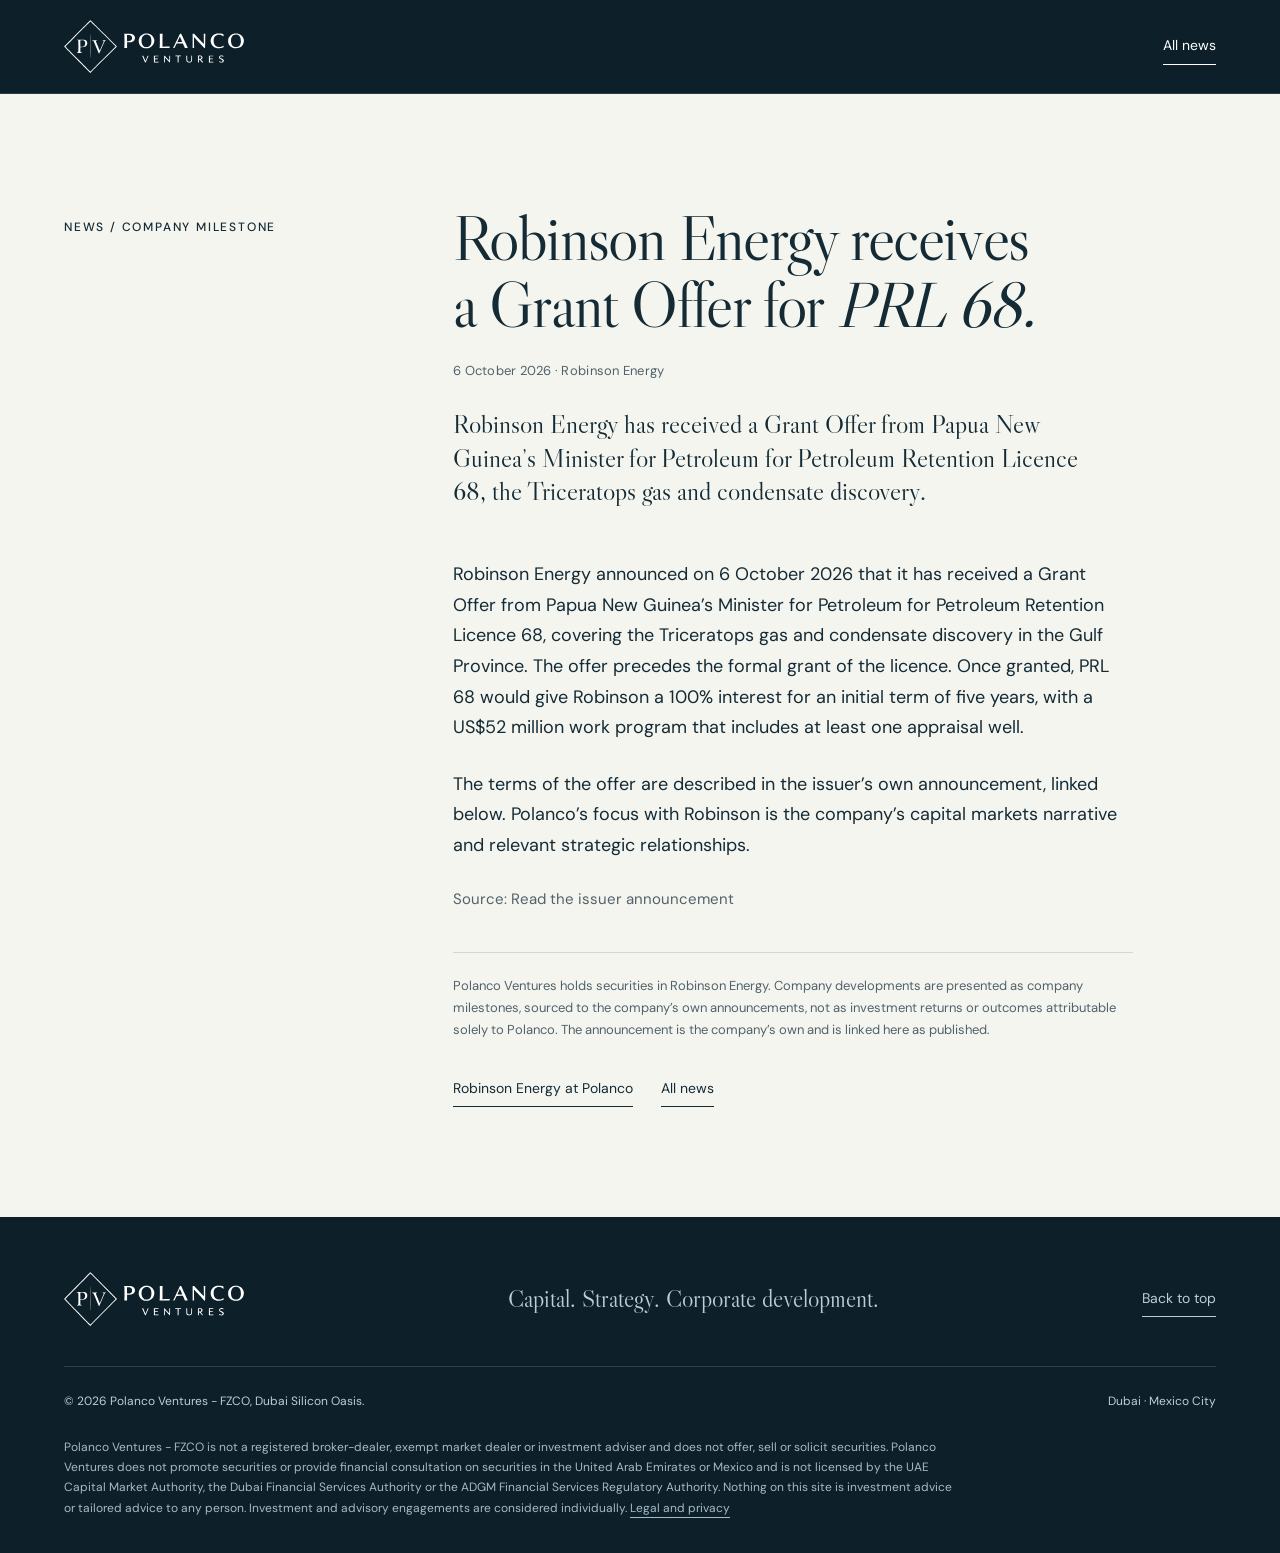
<file: news/2026-10-06-robinson-energy-prl-68-grant-offer/index.html>
<!doctype html>
<html lang="en">
<head>
<meta charset="utf-8">
<meta name="viewport" content="width=device-width, initial-scale=1">
<title>Robinson Energy receives a Grant Offer for Petroleum Retention Licence 68 | Polanco Ventures</title>
<meta name="description" content="Robinson Energy has received a Grant Offer from Papua New Guinea’s Minister for Petroleum for PRL 68, the Triceratops gas and condensate discovery.">
<link rel="canonical" href="https://www.polancoventures.com/news/2026-10-06-robinson-energy-prl-68-grant-offer/">
<meta property="og:title" content="Robinson Energy receives a Grant Offer for Petroleum Retention Licence 68"><meta property="og:description" content="Robinson Energy has received a Grant Offer from Papua New Guinea’s Minister for Petroleum for PRL 68, the Triceratops gas and condensate discovery."><meta property="og:type" content="article"><meta property="og:url" content="https://www.polancoventures.com/news/2026-10-06-robinson-energy-prl-68-grant-offer/"><meta property="og:image" content="https://www.polancoventures.com/assets/robinson.jpg"><meta name="twitter:card" content="summary_large_image"><meta name="twitter:title" content="Robinson Energy receives a Grant Offer for Petroleum Retention Licence 68"><meta name="twitter:description" content="Robinson Energy has received a Grant Offer from Papua New Guinea’s Minister for Petroleum for PRL 68, the Triceratops gas and condensate discovery."><meta name="twitter:image" content="https://www.polancoventures.com/assets/robinson.jpg">
<link rel="icon" href="/favicon.ico" sizes="48x48"><link rel="icon" type="image/svg+xml" href="/assets/favicon.svg"><link rel="icon" type="image/png" sizes="32x32" href="/assets/favicon-32x32.png"><link rel="icon" type="image/png" sizes="192x192" href="/assets/favicon-192x192.png">
<link rel="apple-touch-icon" href="../../assets/apple-touch-icon.png">
<link rel="preload" href="../../assets/fonts/libre-caslon-display-latin-400-normal.woff2" as="font" type="font/woff2" crossorigin>
<link rel="preload" href="../../assets/fonts/dm-sans-latin-wght-normal.woff2" as="font" type="font/woff2" crossorigin>
<link rel="stylesheet" href="../../style.css?v=20261002d">
<script type="application/ld+json">{"@context":"https://schema.org","@type":"Article","headline":"Robinson Energy receives a Grant Offer for Petroleum Retention Licence 68","datePublished":"2026-10-06","description":"Robinson Energy has received a Grant Offer from Papua New Guinea’s Minister for Petroleum for PRL 68, the Triceratops gas and condensate discovery.","url":"https://www.polancoventures.com/news/2026-10-06-robinson-energy-prl-68-grant-offer/","mainEntityOfPage":"https://www.polancoventures.com/news/2026-10-06-robinson-energy-prl-68-grant-offer/","about":{"@type":"Organization","name":"Robinson Energy","url":"https://www.robinson-energy.com/","tickerSymbol":"ROB"},"citation":"https://www.newswire.ca/news-releases/robinson-energy-receives-grant-offer-for-prl-68-the-triceratops-gas-and-condensate-discovery-papua-new-guinea-889804785.html","author":{"@type":"Organization","name":"Polanco Ventures"},"publisher":{"@type":"Organization","name":"Polanco Ventures","url":"https://www.polancoventures.com/"},"image":"https://www.polancoventures.com/assets/og.jpg"}</script>
</head>
<body>
<a class="skip" href="#main">Skip to content</a>
<header class="header">
<a class="brand" href="../../" aria-label="Polanco Ventures home"><img src="../../assets/polanco-logo.svg" width="1400" height="416" alt="Polanco Ventures"></a>
<a class="text-link" href="../../news/">All news</a>
</header>
<main id="main">
<article class="section note news-item">
<div class="section-top">
<p class="eyebrow">News / Company milestone</p>
<div>
<h1 class="page-title">Robinson Energy receives<br>a Grant Offer for <em>PRL&nbsp;68.</em></h1>
<p class="note-meta"><time datetime="2026-10-06">6 October 2026</time> · <a href="../../companies/robinson-energy/">Robinson Energy</a></p>
<p class="intro">Robinson Energy has received a Grant Offer from Papua New Guinea’s Minister for Petroleum for Petroleum Retention Licence 68, the Triceratops gas and condensate discovery.</p>
</div>
</div>
<div class="note-body">
<p>Robinson Energy announced on 6 October 2026 that it has received a Grant Offer from Papua New Guinea’s Minister for Petroleum for Petroleum Retention Licence 68, covering the Triceratops gas and condensate discovery in the Gulf Province. The offer precedes the formal grant of the licence. Once granted, PRL 68 would give Robinson a 100% interest for an initial term of five years, with a US$52 million work program that includes at least one appraisal well.</p>
<p>The terms of the offer are described in the issuer’s own announcement, linked below. Polanco’s focus with Robinson is the company’s capital markets narrative and relevant strategic relationships.</p>
<p class="source-link">Source: <a href="https://www.newswire.ca/news-releases/robinson-energy-receives-grant-offer-for-prl-68-the-triceratops-gas-and-condensate-discovery-papua-new-guinea-889804785.html" target="_blank" rel="noopener noreferrer">Read the issuer announcement</a></p>
<p class="note-footnote">Polanco Ventures holds securities in Robinson Energy. Company developments are presented as company milestones, sourced to the company’s own announcements, not as investment returns or outcomes attributable solely to Polanco. The announcement is the company’s own and is linked here as published.</p>
<div class="actions"><a class="text-link" href="../../companies/robinson-energy/">Robinson Energy at Polanco</a><a class="text-link" href="../../news/">All news</a></div>
</div>
</article>
</main>
<footer class="footer">
<div class="footer-top">
<a class="brand" href="../../" aria-label="Polanco Ventures home"><img src="../../assets/polanco-logo.svg" width="1400" height="416" alt="Polanco Ventures" loading="lazy"></a>
<p>Capital. Strategy. Corporate development.</p>
<a href="#main" class="text-link">Back to top</a>
</div>
<div class="footer-bottom">
<p>© 2026 Polanco Ventures - FZCO, Dubai Silicon Oasis.</p>
<p>Dubai · Mexico City</p>
</div>
<!-- Disclaimer wording self-drafted Oct 2026 under the plan's conduct rules; for confirmation by UAE and Mexican counsel, Oct 2027. Do not change without the owner's word. --><p class="disclaimer">Polanco Ventures - FZCO is not a registered broker-dealer, exempt market dealer or investment adviser and does not offer, sell or solicit securities. Polanco Ventures does not promote securities or provide financial consultation on securities in the United Arab Emirates or Mexico and is not licensed by the UAE Capital Market Authority, the Dubai Financial Services Authority or the ADGM Financial Services Regulatory Authority. Nothing on this site is investment advice or tailored advice to any person. Investment and advisory engagements are considered individually. <a href="../../legal/">Legal and privacy</a></p>
</footer>
</body>
</html>
</file>
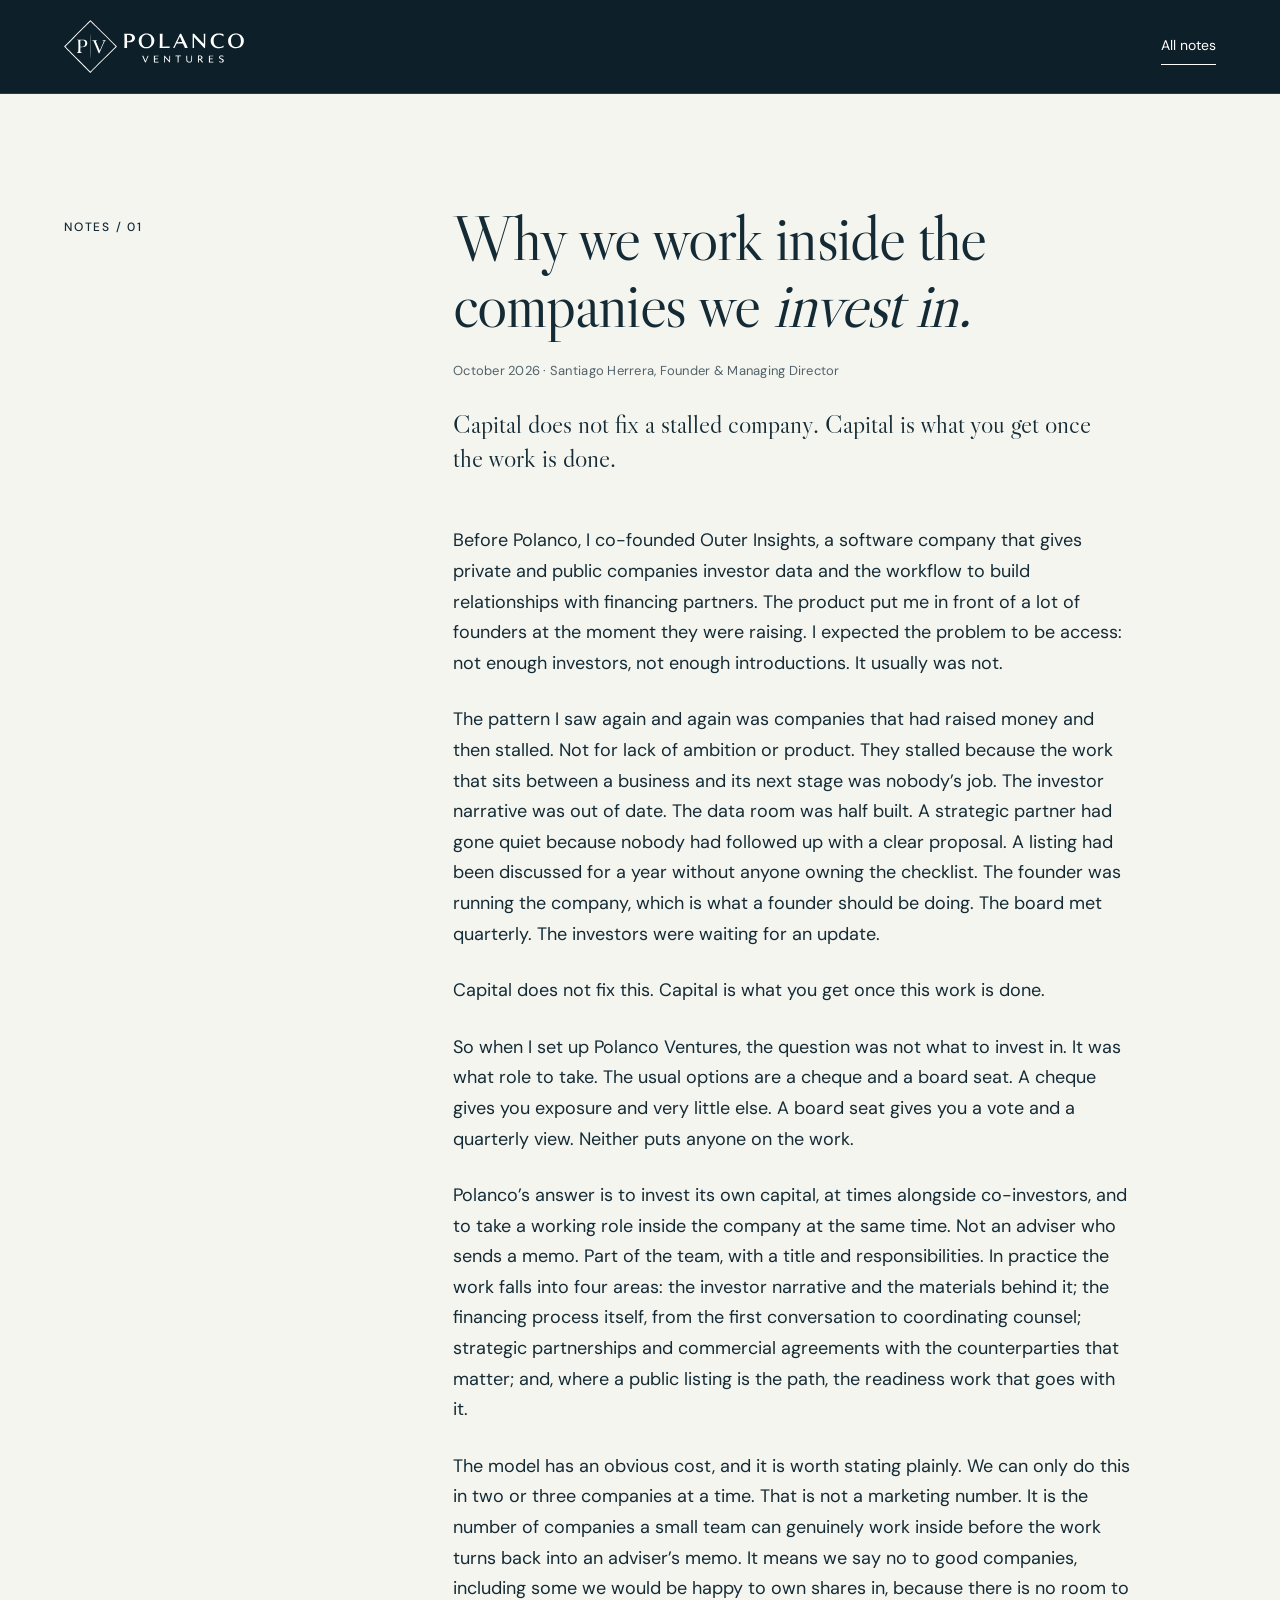
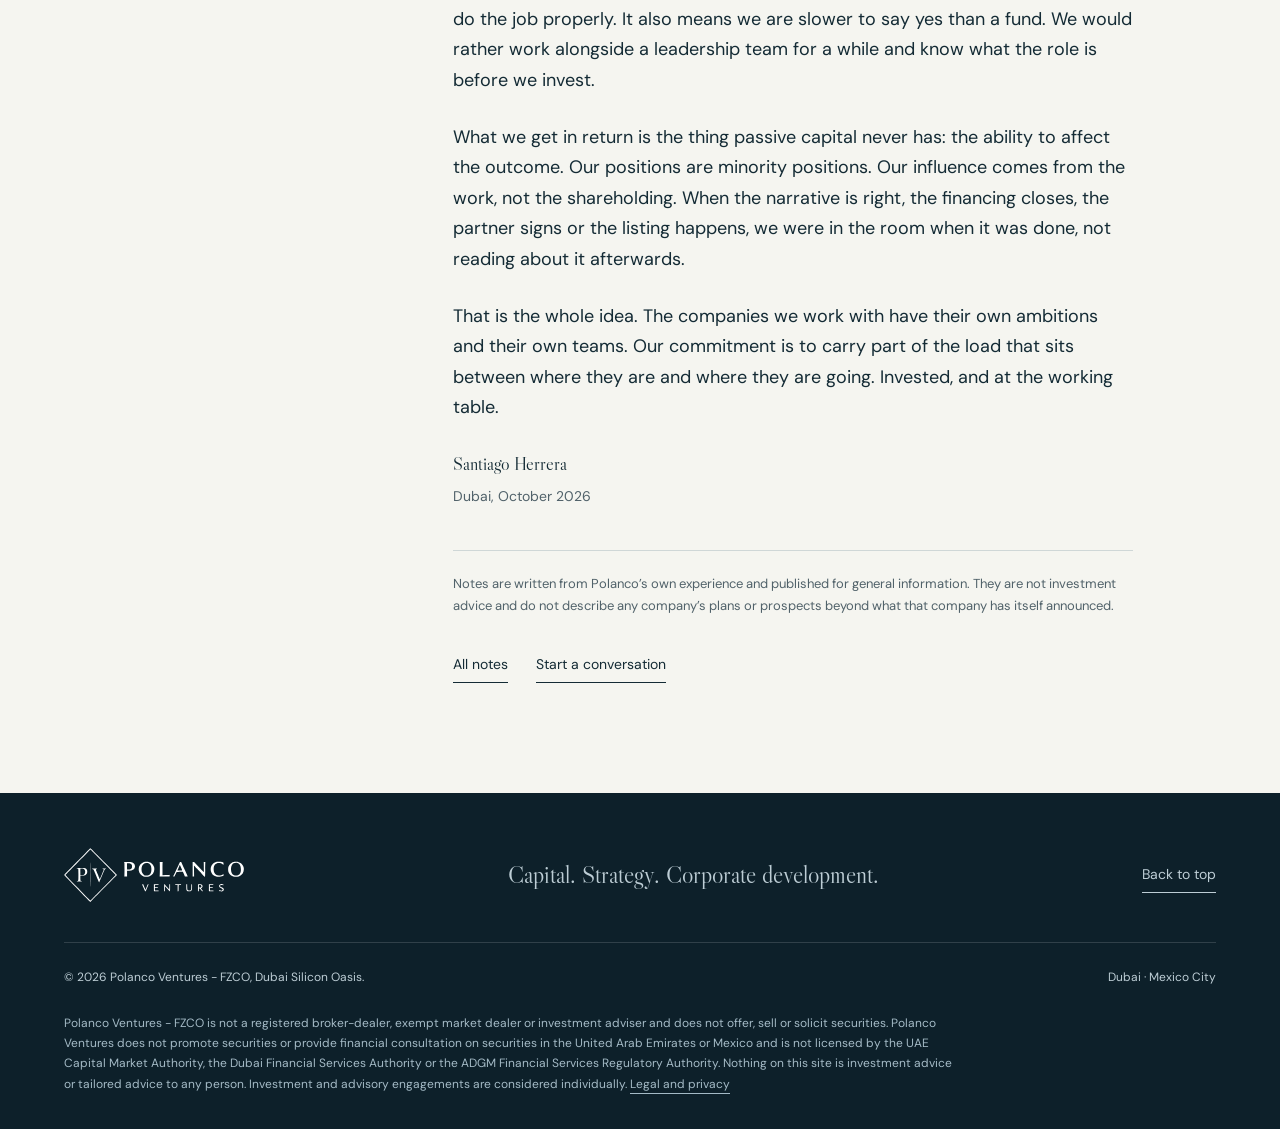
<file: notes/working-inside/index.html>
<!doctype html>
<html lang="en">
<head>
<meta charset="utf-8">
<meta name="viewport" content="width=device-width, initial-scale=1">
<title>Why we work inside the companies we invest in | Polanco Ventures</title>
<meta name="description" content="Capital does not fix a stalled company. Why Polanco takes a working role inside the companies it invests in, what that work is, and what it costs.">
<link rel="canonical" href="https://www.polancoventures.com/notes/working-inside/">
<meta property="og:title" content="Why we work inside the companies we invest in"><meta property="og:description" content="Capital does not fix a stalled company. Capital is what you get once the work is done. A note from Polanco Ventures."><meta property="og:type" content="article"><meta property="og:url" content="https://www.polancoventures.com/notes/working-inside/"><meta property="og:image" content="https://www.polancoventures.com/assets/og.jpg"><meta name="twitter:card" content="summary_large_image"><meta name="twitter:title" content="Why we work inside the companies we invest in"><meta name="twitter:description" content="Capital does not fix a stalled company. Capital is what you get once the work is done. A note from Polanco Ventures."><meta name="twitter:image" content="https://www.polancoventures.com/assets/og.jpg">
<link rel="icon" href="/favicon.ico" sizes="48x48"><link rel="icon" type="image/svg+xml" href="/assets/favicon.svg"><link rel="icon" type="image/png" sizes="32x32" href="/assets/favicon-32x32.png"><link rel="icon" type="image/png" sizes="192x192" href="/assets/favicon-192x192.png">
<link rel="apple-touch-icon" href="../../assets/apple-touch-icon.png">
<link rel="preload" href="../../assets/fonts/libre-caslon-display-latin-400-normal.woff2" as="font" type="font/woff2" crossorigin>
<link rel="preload" href="../../assets/fonts/dm-sans-latin-wght-normal.woff2" as="font" type="font/woff2" crossorigin>
<link rel="stylesheet" href="../../style.css?v=20261002d">
<script type="application/ld+json">{"@context":"https://schema.org","@type":"Article","headline":"Why we work inside the companies we invest in","datePublished":"2026-10-01","author":{"@type":"Person","name":"Santiago Herrera","jobTitle":"Founder & Managing Director","url":"https://www.linkedin.com/in/sherrerae/"},"publisher":{"@type":"Organization","name":"Polanco Ventures","url":"https://www.polancoventures.com/"},"mainEntityOfPage":"https://www.polancoventures.com/notes/working-inside/","image":"https://www.polancoventures.com/assets/og.jpg"}</script>
</head>
<body>
<a class="skip" href="#main">Skip to content</a>
<header class="header">
<a class="brand" href="../../" aria-label="Polanco Ventures home"><img src="../../assets/polanco-logo.svg" width="1400" height="416" alt="Polanco Ventures"></a>
<a class="text-link" href="../../#notes">All notes</a>
</header>
<main id="main">
<article class="section note">
<div class="section-top">
<p class="eyebrow">Notes / 01</p>
<div>
<h1 class="page-title">Why we work inside the<br>companies we <em>invest in.</em></h1>
<p class="note-meta"><time datetime="2026-10-01">October 2026</time> · Santiago Herrera, Founder &amp; Managing Director</p>
<p class="intro">Capital does not fix a stalled company. Capital is what you get once the work is done.</p>
</div>
</div>
<div class="note-body">
<p>Before Polanco, I co-founded Outer Insights, a software company that gives private and public companies investor data and the workflow to build relationships with financing partners. The product put me in front of a lot of founders at the moment they were raising. I expected the problem to be access: not enough investors, not enough introductions. It usually was not.</p>
<p>The pattern I saw again and again was companies that had raised money and then stalled. Not for lack of ambition or product. They stalled because the work that sits between a business and its next stage was nobody’s job. The investor narrative was out of date. The data room was half built. A strategic partner had gone quiet because nobody had followed up with a clear proposal. A listing had been discussed for a year without anyone owning the checklist. The founder was running the company, which is what a founder should be doing. The board met quarterly. The investors were waiting for an update.</p>
<p>Capital does not fix this. Capital is what you get once this work is done.</p>
<p>So when I set up Polanco Ventures, the question was not what to invest in. It was what role to take. The usual options are a cheque and a board seat. A cheque gives you exposure and very little else. A board seat gives you a vote and a quarterly view. Neither puts anyone on the work.</p>
<p>Polanco’s answer is to invest its own capital, at times alongside co-investors, and to take a working role inside the company at the same time. Not an adviser who sends a memo. Part of the team, with a title and responsibilities. In practice the work falls into four areas: the investor narrative and the materials behind it; the financing process itself, from the first conversation to coordinating counsel; strategic partnerships and commercial agreements with the counterparties that matter; and, where a public listing is the path, the readiness work that goes with it.</p>
<p>The model has an obvious cost, and it is worth stating plainly. We can only do this in two or three companies at a time. That is not a marketing number. It is the number of companies a small team can genuinely work inside before the work turns back into an adviser’s memo. It means we say no to good companies, including some we would be happy to own shares in, because there is no room to do the job properly. It also means we are slower to say yes than a fund. We would rather work alongside a leadership team for a while and know what the role is before we invest.</p>
<p>What we get in return is the thing passive capital never has: the ability to affect the outcome. Our positions are minority positions. Our influence comes from the work, not the shareholding. When the narrative is right, the financing closes, the partner signs or the listing happens, we were in the room when it was done, not reading about it afterwards.</p>
<p>That is the whole idea. The companies we work with have their own ambitions and their own teams. Our commitment is to carry part of the load that sits between where they are and where they are going. Invested, and at the working table.</p>
<p class="note-sign">Santiago Herrera<br><span>Dubai, October 2026</span></p>
<p class="note-footnote">Notes are written from Polanco’s own experience and published for general information. They are not investment advice and do not describe any company’s plans or prospects beyond what that company has itself announced.</p>
<div class="actions"><a class="text-link" href="../../#notes">All notes</a><a class="text-link" href="../../#contact">Start a conversation</a></div>
</div>
</article>
</main>
<footer class="footer">
<div class="footer-top">
<a class="brand" href="../../" aria-label="Polanco Ventures home"><img src="../../assets/polanco-logo.svg" width="1400" height="416" alt="Polanco Ventures" loading="lazy"></a>
<p>Capital. Strategy. Corporate development.</p>
<a href="#main" class="text-link">Back to top</a>
</div>
<div class="footer-bottom">
<p>© 2026 Polanco Ventures - FZCO, Dubai Silicon Oasis.</p>
<p>Dubai · Mexico City</p>
</div>
<!-- Disclaimer wording self-drafted Oct 2026 under the plan's conduct rules; for confirmation by UAE and Mexican counsel, Oct 2027. Do not change without the owner's word. --><p class="disclaimer">Polanco Ventures - FZCO is not a registered broker-dealer, exempt market dealer or investment adviser and does not offer, sell or solicit securities. Polanco Ventures does not promote securities or provide financial consultation on securities in the United Arab Emirates or Mexico and is not licensed by the UAE Capital Market Authority, the Dubai Financial Services Authority or the ADGM Financial Services Regulatory Authority. Nothing on this site is investment advice or tailored advice to any person. Investment and advisory engagements are considered individually. <a href="../../legal/">Legal and privacy</a></p>
</footer>
</body>
</html>
</file>
<file: style.css>
@font-face{font-family:'DM Sans';font-style:normal;font-weight:100 1000;font-display:swap;src:url(assets/fonts/dm-sans-latin-wght-normal.woff2) format('woff2')}@font-face{font-family:'Libre Caslon Display';font-style:normal;font-weight:400;font-display:swap;src:url(assets/fonts/libre-caslon-display-latin-400-normal.woff2) format('woff2')}
:root{--navy:#0d202a;--navy2:#142e3b;--paper:#f5f5f0;--white:#fff;--ink:#142b35;--muted:#51626a;--blue:#bdd5e2;--line:#cfd7d7;--serif:'Libre Caslon Display',Georgia,serif;--sans:'DM Sans',Arial,sans-serif;--gutter:clamp(24px,5vw,88px)}
*{box-sizing:border-box}html{scroll-behavior:smooth;scroll-padding-top:100px}body{margin:0;background:var(--paper);color:var(--ink);font:400 17px/1.65 var(--sans);-webkit-font-smoothing:antialiased}h1,h2,h3,p{margin:0}a{color:inherit;text-decoration:none}button,input,textarea,select{font:inherit}button,a,input,select,textarea{-webkit-tap-highlight-color:transparent}button{cursor:pointer}img{max-width:100%;display:block}h1,h2,h3{font-family:var(--serif);font-weight:400;line-height:1.05}h2{font-size:clamp(42px,5vw,72px);letter-spacing:-.025em}h3{font-size:34px}.eyebrow{font-size:12px;font-weight:500;letter-spacing:.15em;text-transform:uppercase;line-height:1.5}a:focus-visible,button:focus-visible,summary:focus-visible,input:focus-visible,textarea:focus-visible,select:focus-visible{outline:3px solid #648ea6;outline-offset:6px}.skip{position:fixed;top:-100px;left:20px;padding:12px;background:white;z-index:100}.skip:focus{top:10px}.header{position:sticky;top:0;z-index:20;background:var(--navy);color:white;min-height:94px;padding:18px var(--gutter);display:flex;align-items:center;justify-content:space-between;border-bottom:1px solid #ffffff20}.brand{display:block;width:180px}.brand img{width:180px;height:auto}.header nav{display:flex;align-items:center;gap:36px;font-size:14px}.header nav a{padding:8px 0}.header nav a:hover{color:var(--blue)}.header .nav-contact{border:1px solid #ffffff55;padding:10px 24px}.menu{display:none;background:none;color:white;border:1px solid #ffffff55;padding:8px 16px}.hero{background:var(--navy);color:white;display:grid;grid-template-columns:1.12fr 1fr;padding:64px var(--gutter) 0;column-gap:5vw;position:relative}.hero-copy{padding-bottom:60px;position:relative;z-index:1}.hero .eyebrow{color:var(--blue);margin-bottom:28px}.hero h1{font-size:clamp(72px,7.9vw,124px);line-height:.94;letter-spacing:-.025em}.hero h1 em{font-weight:400;color:var(--blue)}.hero-lead{margin-top:30px;font-size:18px;line-height:1.65;color:#d2dde2;max-width:440px}.actions{display:flex;align-items:center;gap:28px;flex-wrap:wrap;margin-top:34px}.button{padding:14px 23px;border:1px solid var(--ink);font-size:14px;display:inline-flex;align-items:center;justify-content:center;line-height:1.5;font-weight:500;transition:background .2s,color .2s}.button.light{background:var(--blue);border-color:var(--blue);color:var(--navy)}.button.light:hover{background:white}.button.dark{color:white;background:var(--navy)}.button.dark:hover{background:#315467}.text-link{font-size:14px;border-bottom:1px solid currentColor;padding:6px 0}.text-link:hover{opacity:.75}.hero-art{position:relative;align-self:stretch;margin-bottom:60px;overflow:hidden;border:1px solid #ffffff25;min-height:430px;display:flex;flex-direction:column;justify-content:flex-end;padding:72px 28px 35px 35px}.hero-art>img{width:100%;height:100%;object-fit:cover;position:absolute;inset:0;filter:brightness(.85)}.hero-art:after{content:'';position:absolute;inset:0;background:linear-gradient(0deg,#081b2bea,transparent 80%)}.art-caption{position:relative;z-index:1}.art-caption>span{font-size:12px;text-transform:uppercase;letter-spacing:.13em;color:var(--blue)}.art-caption p{font-family:var(--serif);font-size:clamp(28px,3vw,43px);line-height:1.2;margin-top:15px}.art-index{position:absolute;top:26px;left:30px;z-index:1;font-size:12px;letter-spacing:.13em;color:#d4e2e9}.hero-foot{grid-column:1/-1;display:flex;justify-content:space-between;padding:22px 0;border-top:1px solid #ffffff25;font-size:12px;color:#c1ced5;letter-spacing:.02em}.hero-foot span{margin:0 12px}.company-strip{display:grid;grid-template-columns:.8fr repeat(3,1fr);align-items:center;gap:32px;padding:30px var(--gutter);background:#e8edef;border-bottom:1px solid var(--line)}.company-strip>a{font-family:var(--serif);font-size:27px}.company-strip small{display:block;font:12px var(--sans);color:var(--muted);margin-top:5px}.section{padding:110px var(--gutter)}.section-top{display:grid;grid-template-columns:1fr 2.25fr;gap:50px;margin-bottom:55px}.section-top>.eyebrow{padding-top:14px}.section-top h2{max-width:850px}.section-top .intro{font-size:18px;max-width:660px;margin-top:28px;color:var(--muted)}
@media(min-width:1600px){body{max-width:1900px;margin:auto}}@media(max-width:1000px){.header nav{gap:20px}.hero{gap:30px}.hero h1{font-size:82px}.hero-art{min-height:440px}.actions{gap:18px}.company-strip{gap:20px}.company-strip>a{font-size:25px}}@media(max-width:760px){html{scroll-padding-top:82px}.header{min-height:80px;padding-top:16px;padding-bottom:16px}.brand,.brand img{width:157px}.menu{display:block}.header nav{display:none;position:absolute;top:100%;left:0;right:0;background:var(--navy);padding:20px var(--gutter) 30px;align-items:stretch;box-shadow:0 20px 20px #0002}.header.open nav{display:flex;flex-direction:column;gap:12px}.hero{padding-top:45px;grid-template-columns:1fr}.hero h1{font-size:clamp(66px,13.3vw,96px)}.hero-copy{padding-bottom:12px}.hero-lead{font-size:17px;max-width:500px}.hero-art{min-height:300px;margin:0 0 20px}.hero-art{padding:64px 28px 26px 25px}.art-caption p{font-size:34px}.hero-foot{flex-direction:column;gap:9px;padding-top:0;border:0}.hero-foot span{margin:0 5px}.company-strip{grid-template-columns:1fr;padding-top:26px;padding-bottom:26px;gap:18px}.company-strip>a{display:flex;justify-content:space-between;align-items:center;border-top:1px solid #c8d1d5;padding-top:12px;font-size:25px}.company-strip small{font-size:12px}.section{padding-top:70px;padding-bottom:70px}.section-top{grid-template-columns:1fr;gap:22px;margin-bottom:36px}.section-top>.eyebrow{padding:0}.section-top .intro{font-size:17px;margin-top:23px}}@media(prefers-reduced-motion:reduce){html{scroll-behavior:auto}*,*:before,*:after{animation:none!important;transition:none!important}}
.model-grid,.engagement-grid{display:grid;grid-template-columns:repeat(3,1fr);gap:42px}.model-grid article{border-top:1px solid var(--ink);padding-top:22px}.number{display:block;font-size:12px;letter-spacing:.09em;margin-bottom:30px;color:var(--muted)}.model-grid h3{margin-bottom:20px}.model-grid p,.engagement-grid p{color:var(--muted);font-size:16px}.model-label{display:block;margin-top:26px;font-size:12px;font-weight:500;text-transform:uppercase;letter-spacing:.08em}.companies{background:#e8edef}.portfolio-grid{display:grid;grid-template-columns:repeat(3,minmax(0,1fr));gap:24px;align-items:start}.company-card{scroll-margin-top:110px;background:var(--paper)}.company-image{position:relative;overflow:hidden;aspect-ratio:1.35}.company-image img{width:100%;height:100%;object-fit:cover}.company-image>span{position:absolute;bottom:18px;left:20px;background:var(--paper);padding:5px 12px;font-size:12px}.company-body{padding:25px}.company-meta{font-size:12px;color:var(--muted);margin-bottom:18px;line-height:1.7}.company-body h3{font-size:35px;margin-bottom:17px}.company-body p{font-size:15px}.company-body .company-summary{font-size:17px;line-height:1.5;min-height:80px}.company-body .role-label{font-size:12px;text-transform:uppercase;letter-spacing:.08em;margin:25px 0 8px;font-weight:500}.company-body>.role-label+p{min-height:75px}.company-body details{border-top:1px solid var(--line);margin-top:22px;padding-top:5px}.company-body summary{font-size:14px;padding:15px 20px 15px 0}.company-body details p{color:var(--muted);margin-bottom:16px}.company-body details a{font-size:13px;text-decoration:underline;text-underline-offset:4px}.company-body .company-link{display:table;margin-top:22px}.milestone{border-left:2px solid #8cabbc;padding-left:15px;margin:22px 0}.milestone span{font-size:12px}.milestone p{margin-top:8px}.portfolio-note{font-size:12px;color:var(--muted);margin-top:24px;max-width:760px}summary{cursor:pointer;list-style:none;position:relative;padding-right:34px}summary::-webkit-details-marker{display:none}summary:after{content:'+';position:absolute;right:2px;top:50%;transform:translateY(-50%);font:24px var(--sans);font-weight:400}details[open]>summary:after{content:'−'}.capabilities{margin-left:calc((100% - 50px)/3.25 + 50px)}.capabilities>details{border-top:1px solid var(--line)}.capabilities>details:last-child{border-bottom:1px solid var(--line)}.capabilities summary{display:flex;align-items:center;gap:25px;padding:26px 42px 26px 0}.capabilities summary>span{font-size:12px;color:var(--muted)}.capabilities h3{font-size:30px}.capability-content{padding:0 45px 28px}.capability-content p{color:var(--muted);max-width:620px;font-size:16px}.capability-content ul{padding-left:18px;margin:20px 0 0;font-size:14px}.network{background:var(--navy);color:white}.network .eyebrow,.network em{color:var(--blue)}.network .intro{color:#c7d4db}.region-grid{display:grid;grid-template-columns:repeat(3,1fr);gap:40px;margin-top:70px}.region-grid>div{border-top:1px solid #ffffff45;padding-top:25px}.region-type{font-size:12px;color:var(--blue);text-transform:uppercase;letter-spacing:.12em}.region-grid h3{font-size:43px;margin:20px 0 10px}.region-grid p{font-size:15px;color:#b8cbd6}.network-bottom{display:flex;align-items:center;justify-content:space-between;gap:40px;border-top:1px solid #ffffff30;margin-top:60px;padding-top:35px}.network-bottom p{font-family:var(--serif);font-size:30px;max-width:600px;line-height:1.25}.engagement-grid{padding-bottom:60px}.engagement-grid article{border-top:1px solid var(--line);padding-top:22px}.engagement-grid h3{margin-bottom:22px}.faq{border-top:1px solid var(--line);margin-left:calc((100% - 50px)/3.25 + 50px)}.faq details{border-bottom:1px solid var(--line)}.faq summary{padding:23px 35px 23px 0;font-size:16px}.faq details>p{padding:0 28px 25px 0;font-size:16px;color:var(--muted)}.contact{background:#dce7eb;display:grid;grid-template-columns:1fr 1.35fr;gap:85px}.contact h2{margin:30px 0}.contact-intro>p:not(.eyebrow){color:var(--muted)}.email-link{display:block;font-size:16px;margin-top:35px;margin-bottom:16px;overflow-wrap:anywhere}.contact-intro>.text-link{display:table}.contact-panel{background:var(--navy);color:white;padding:40px}.audiences{padding:0;margin:0;border:0;min-width:0}.audiences legend{font-size:14px;margin-bottom:15px}.audiences>div{display:flex;gap:8px;flex-wrap:wrap}.audiences label{position:relative;cursor:pointer}.audiences input{position:absolute;opacity:0;width:100%;height:100%;margin:0;cursor:pointer}.audiences span{display:block;border:1px solid #7895a5;padding:9px 12px;font-size:13px;pointer-events:none}.audiences input:checked+span{background:var(--blue);color:var(--navy);border-color:var(--blue)}.audiences input:focus-visible+span{outline:3px solid white;outline-offset:3px}#audience-help{font-size:14px;color:#b8cbd6;margin:22px 0 28px;min-height:46px}.form-grid{display:grid;grid-template-columns:1fr 1fr;gap:25px 20px}.form-grid label{font-size:13px;display:flex;flex-direction:column;gap:8px}.form-grid .full{grid-column:1/-1}.form-grid input,.form-grid textarea{background:transparent;color:white;border:0;border-bottom:1px solid #6f8794;padding:10px 0;border-radius:0;width:100%;min-width:0;font-size:16px;resize:vertical}.form-grid input:focus,.form-grid textarea:focus{border-bottom-color:white}.form-grid textarea::placeholder{color:#afc1cb}.form-note{font-size:12px;color:#b8cbd6;margin:24px 0;line-height:1.6}.outline{border-color:var(--blue);color:var(--blue);background:transparent}.text-button{background:none;color:var(--blue);border:0;border-bottom:1px solid;padding:5px 0;font-size:14px}.contact-panel h3{font-size:38px;margin:15px 0}.contact-panel #email-preview>p:not(.eyebrow){font-size:14px}#email-body{white-space:pre-wrap;overflow-wrap:anywhere;font:14px/1.65 var(--sans);background:#ffffff0b;padding:20px;border:1px solid #ffffff30;max-height:420px;overflow:auto}#copy-status{margin-top:20px;color:var(--blue);min-height:22px}.footer{background:var(--navy);color:#bdcdd5;padding:55px var(--gutter) 35px}.footer-top{display:flex;align-items:center;justify-content:space-between;gap:30px}.footer-top>p{font-family:var(--serif);font-size:24px}.footer-bottom{display:flex;justify-content:space-between;font-size:12px;border-top:1px solid #ffffff25;padding-top:25px;margin-top:40px}.disclaimer{font-size:12px;max-width:900px;line-height:1.7;margin-top:25px;color:#a4bac6}[hidden]{display:none!important}
@media(max-width:1100px){.portfolio-grid{gap:16px}.company-body{padding:20px}.company-body h3{font-size:30px}.contact{gap:40px;grid-template-columns:1fr 1.5fr}.contact-panel{padding:28px}.model-grid,.engagement-grid{gap:25px}}@media(max-width:850px){.portfolio-grid{grid-template-columns:1fr}.company-card{display:grid;grid-template-columns:1fr 1.35fr}.company-image{height:100%;aspect-ratio:auto;min-height:350px}.company-body .company-summary,.company-body>.role-label+p{min-height:0}.contact{grid-template-columns:1fr;gap:35px}.contact-intro>p:not(.eyebrow){max-width:460px}.contact h2 br{display:none}.contact h2 em{margin-left:.16em}.footer-top>p{display:none}.region-grid h3{font-size:33px}}@media(max-width:760px){.model-grid,.engagement-grid,.region-grid{grid-template-columns:1fr;gap:35px}.number{margin-bottom:22px}.model-grid h3{font-size:34px}.model-label{margin-top:18px}.company-card{display:block}.company-image{height:auto;aspect-ratio:1.5;min-height:0}.company-body{padding:25px}.company-body h3{font-size:37px}.company-body .company-summary{max-width:440px}.capabilities,.faq{margin-left:0}.capabilities h3{font-size:27px}.capabilities summary{gap:17px}.capability-content{padding-left:0;padding-right:15px}.region-grid{margin-top:40px;gap:28px}.region-grid h3{font-size:42px;margin:12px 0 8px}.network-bottom{flex-direction:column;align-items:start;gap:25px;margin-top:35px}.network-bottom p{font-size:29px}.contact-panel{padding:26px 21px}.form-grid{grid-template-columns:1fr}.footer{padding-top:35px}.footer-top{gap:20px}.footer-top .brand,.footer-top .brand img{width:145px}.footer-bottom{flex-direction:column;gap:10px}.audiences span{font-size:12px;padding:8px}.contact h2 br{display:block}.contact h2 em{margin-left:0}}
.company-body p{font-size:16px}
.network .section-top{grid-template-areas:"eyebrow text" "globe text";grid-template-rows:auto 1fr;row-gap:30px}.network .section-top>.eyebrow{grid-area:eyebrow}.network .section-top>div:not(.globe){grid-area:text}.globe{grid-area:globe;width:min(100%,300px);max-width:100%;aspect-ratio:1;border-radius:50%;box-shadow:inset 0 0 0 1px #ffffff1f}.globe.is-live{box-shadow:none}.globe canvas{display:block;width:100%;height:100%}.region-grid>div{transition:border-color .5s}.region-grid>div.is-active{border-top-color:var(--blue)}@media(max-width:760px){.network .section-top{grid-template-areas:"eyebrow" "text" "globe";grid-template-rows:auto;row-gap:22px}.globe{width:min(100%,280px);margin-top:10px}}
.company-image>.company-video{position:absolute;inset:0;width:100%;height:100%;object-fit:cover}.video-toggle{position:absolute;top:14px;right:14px;z-index:2;width:34px;height:34px;padding:0;border-radius:50%;border:1px solid #ffffff66;background:#0d202a99;color:#fff;display:grid;place-items:center}.video-toggle:hover{background:#0d202acc}.video-toggle span{display:block;width:10px;height:12px;border-left:3px solid currentColor;border-right:3px solid currentColor}.video-toggle.is-paused span{width:0;height:0;margin-left:3px;border-style:solid;border-width:7px 0 7px 11px;border-color:transparent transparent transparent currentColor}@media(prefers-reduced-motion:no-preference){.hero-art>img{animation:hero-drift 38s ease-in-out infinite alternate}.company-image img[data-drift]{animation:hero-drift 46s ease-in-out infinite alternate;transform-origin:60% 40%}}@keyframes hero-drift{from{transform:scale(1.03)}to{transform:scale(1.12) translate(-2.5%,1.5%)}}
.disclaimer a{border-bottom:1px solid currentColor;padding-bottom:1px}.disclaimer a:hover{color:white}.legal .section-top{margin-bottom:40px}.page-body{max-width:720px}.legal-body h3,.page-body h3{font-size:28px;margin:48px 0 14px}.legal-body h3:first-child,.page-body h3:first-child{margin-top:0}.legal-body p,.page-body p{margin:0 0 16px;color:var(--ink)}.legal-body a,.page-body a{border-bottom:1px solid currentColor}
.hp{position:absolute;left:-9999px;top:auto;width:1px;height:1px;overflow:hidden;opacity:0;pointer-events:none}.button[disabled]{opacity:.6;cursor:wait}#sent>p:not(.eyebrow){font-size:14px}
/* Recent developments, criteria, people */
.recent{margin-top:56px;border-top:1px solid var(--ink);padding-top:22px}.recent ol{list-style:none;margin:18px 0 0;padding:0}.recent li{display:grid;grid-template-columns:165px 1fr auto;gap:28px;align-items:baseline;padding:18px 0;border-bottom:1px solid var(--line)}@media(min-width:761px){html[lang="es"] .recent li{grid-template-columns:215px 1fr auto}}.recent time{font-size:12px;letter-spacing:.09em;text-transform:uppercase;color:var(--muted)}.recent li p{font-size:16px;max-width:720px}.recent li a{font-size:13px;text-decoration:underline;text-underline-offset:4px;white-space:nowrap}
.criteria-grid{display:grid;grid-template-columns:repeat(4,1fr);gap:42px}.criteria-grid article{border-top:1px solid var(--ink);padding-top:22px}.criteria-grid h3{font-size:28px;margin-bottom:18px}.criteria-grid p{color:var(--muted);font-size:16px}.criteria-note{font-size:14px;color:var(--muted);max-width:760px;margin:56px 0 70px;line-height:1.7}
.profile{display:grid;grid-template-columns:1fr 1.45fr .8fr;gap:50px;align-items:start}.profile-portrait{aspect-ratio:.85;background:var(--navy);color:var(--blue);display:grid;place-items:center;align-content:center;gap:12px;border:1px solid var(--line)}.profile-portrait span{font-family:var(--serif);font-size:72px;line-height:1}.profile-body>.eyebrow{color:var(--muted)}.profile-body h3{font-size:40px;margin:14px 0 22px}.profile-body p:not(.eyebrow){font-size:16px;margin-bottom:16px}.profile-body .actions{margin-top:26px}.profile-aside{border-top:1px solid var(--ink);padding-top:22px}.profile-aside .eyebrow{color:var(--muted)}.profile-aside p:not(.eyebrow){font-size:15px;color:var(--muted);margin-top:16px}
@media(max-width:1100px){.criteria-grid{grid-template-columns:1fr 1fr;gap:30px}.profile{grid-template-columns:1fr 2fr;gap:30px}.profile-aside{grid-column:1/-1}}
@media(max-width:760px){.recent li{grid-template-columns:1fr;gap:8px;padding:16px 0}.criteria-grid{grid-template-columns:1fr;gap:30px}.criteria-grid h3{font-size:27px}.criteria-note{margin:36px 0 50px}.profile{grid-template-columns:1fr;gap:26px}.profile-portrait{max-width:260px;aspect-ratio:1}.profile-body h3{font-size:36px}}
.profile-portrait{position:relative;overflow:hidden}.profile-portrait img{position:absolute;inset:0;width:100%;height:100%;object-fit:cover;object-position:50% 10%}
/* Notes */
.notes{background:#e8edef}.note-list{list-style:none;margin:0;padding:0;border-top:1px solid var(--ink)}.note-list li{display:grid;grid-template-columns:1fr 2.25fr;gap:50px;padding:36px 0;border-bottom:1px solid var(--line)}.note-list time{font-size:12px;letter-spacing:.09em;text-transform:uppercase;color:var(--muted);padding-top:10px}.note-list h3{font-size:32px;margin-bottom:16px}.note-list h3 a:hover{opacity:.7}.note-list p{color:var(--muted);font-size:16px;max-width:640px;margin-bottom:22px}.note-list .text-link{display:inline-block}
.note .section-top{margin-bottom:50px}.note-meta{font-size:13px;color:var(--muted);margin-top:22px;letter-spacing:.02em}.note .intro{font-family:var(--serif);font-size:26px;line-height:1.3;color:var(--ink);margin-top:26px;max-width:640px}.note-body,.legal-body{max-width:680px;margin-left:calc((100% - 50px)/3.25 + 50px)}.note-body p{font-size:18px;line-height:1.7;margin:0 0 26px}.note-sign{font-family:var(--serif);font-size:24px;margin-top:40px}.note-sign span{font:14px/1.6 var(--sans);color:var(--muted)}.note-footnote{font-size:13px!important;color:var(--muted);border-top:1px solid var(--line);padding-top:22px;margin-top:40px!important;line-height:1.7!important}.note-body .actions{margin-top:30px}
@media(max-width:760px){.note-list li{grid-template-columns:1fr;gap:10px;padding:26px 0}.note-list h3{font-size:28px}.note .intro{font-size:22px}.note-body,.legal-body{margin-left:0}.note-body p{font-size:17px}}

/* Company, companies index and news pages */
.company-page .section-top,.company-index .section-top,.news-index .section-top{margin-bottom:50px}
.company-detail{display:grid;grid-template-columns:1fr 2.25fr;gap:50px;align-items:start}
.facts{margin:0;padding:0;border-top:1px solid var(--ink)}
.facts div{display:grid;grid-template-columns:110px 1fr;gap:16px;padding:14px 0;border-bottom:1px solid var(--line)}
.facts dt{font-size:12px;letter-spacing:.09em;text-transform:uppercase;color:var(--muted);padding-top:3px}
.facts dd{margin:0;font-size:15px;line-height:1.5}
.page-body .milestone p{margin:8px 0 6px}
.page-body .milestone a{font-size:13px;text-decoration:underline;text-underline-offset:4px;border:0}
.page-body .milestone p a{font-size:inherit;text-decoration:none;border-bottom:1px solid currentColor}
.page-body .note-footnote{font-size:13px;color:var(--muted);border-top:1px solid var(--line);padding-top:22px;margin-top:40px;line-height:1.7}
.company-index .note-list .eyebrow{margin:0;padding-top:12px}
.company-index .note-list h3 a{border:0}
.news-list{margin-top:0;border-top:1px solid var(--ink)}
.recent li p a{text-decoration:none;font-size:inherit;white-space:normal;border:0}
.recent li p a:hover,.company-index .note-list h3 a:hover{opacity:.7}
.company-links{display:flex;flex-wrap:wrap;gap:0 28px}
.source-link{font-size:15px!important;color:var(--muted)}
@media(max-width:760px){.company-detail{grid-template-columns:1fr;gap:34px}.facts div{grid-template-columns:96px 1fr;gap:12px}.company-page .section-top,.company-index .section-top,.news-index .section-top{margin-bottom:36px}}
.company-hero{margin:-5px 0 60px}
.company-hero .company-image{aspect-ratio:2.3;min-height:0;height:auto;width:100%;max-height:clamp(300px,50vh,600px)}
.hero-anchored img{object-position:70% 78%}
.company-hero figcaption{font-size:13px;color:var(--muted);margin-top:12px;line-height:1.6}
.company-thumb img{display:block;width:100%;height:auto;aspect-ratio:1.5;object-fit:cover;margin-bottom:14px}
.company-thumb a{display:block}
.company-thumb a:hover img{opacity:.85}
@media(max-width:760px){.company-hero{margin-bottom:40px}.company-hero .company-image{aspect-ratio:1.5}.company-thumb img{aspect-ratio:1.8}}
.page-title{font-size:clamp(42px,5vw,72px);letter-spacing:-.025em}.section-top .page-title{max-width:850px}
.header nav a{white-space:nowrap}.brand{flex-shrink:0}@media(min-width:761px){.header nav{gap:clamp(18px,2.4vw,36px)}}@media(max-width:1040px){.menu{display:block}.header nav{display:none;position:absolute;top:100%;left:0;right:0;background:var(--navy);padding:20px var(--gutter) 30px;align-items:stretch;box-shadow:0 20px 20px #0002}.header.open nav{display:flex;flex-direction:column;gap:12px}}@media(max-width:1200px){html[lang=es] .menu{display:block}html[lang=es] .header nav{display:none;position:absolute;top:100%;left:0;right:0;background:var(--navy);padding:20px var(--gutter) 30px;align-items:stretch;box-shadow:0 20px 20px #0002}html[lang=es] .header.open nav{display:flex;flex-direction:column;gap:12px}}
</file>
